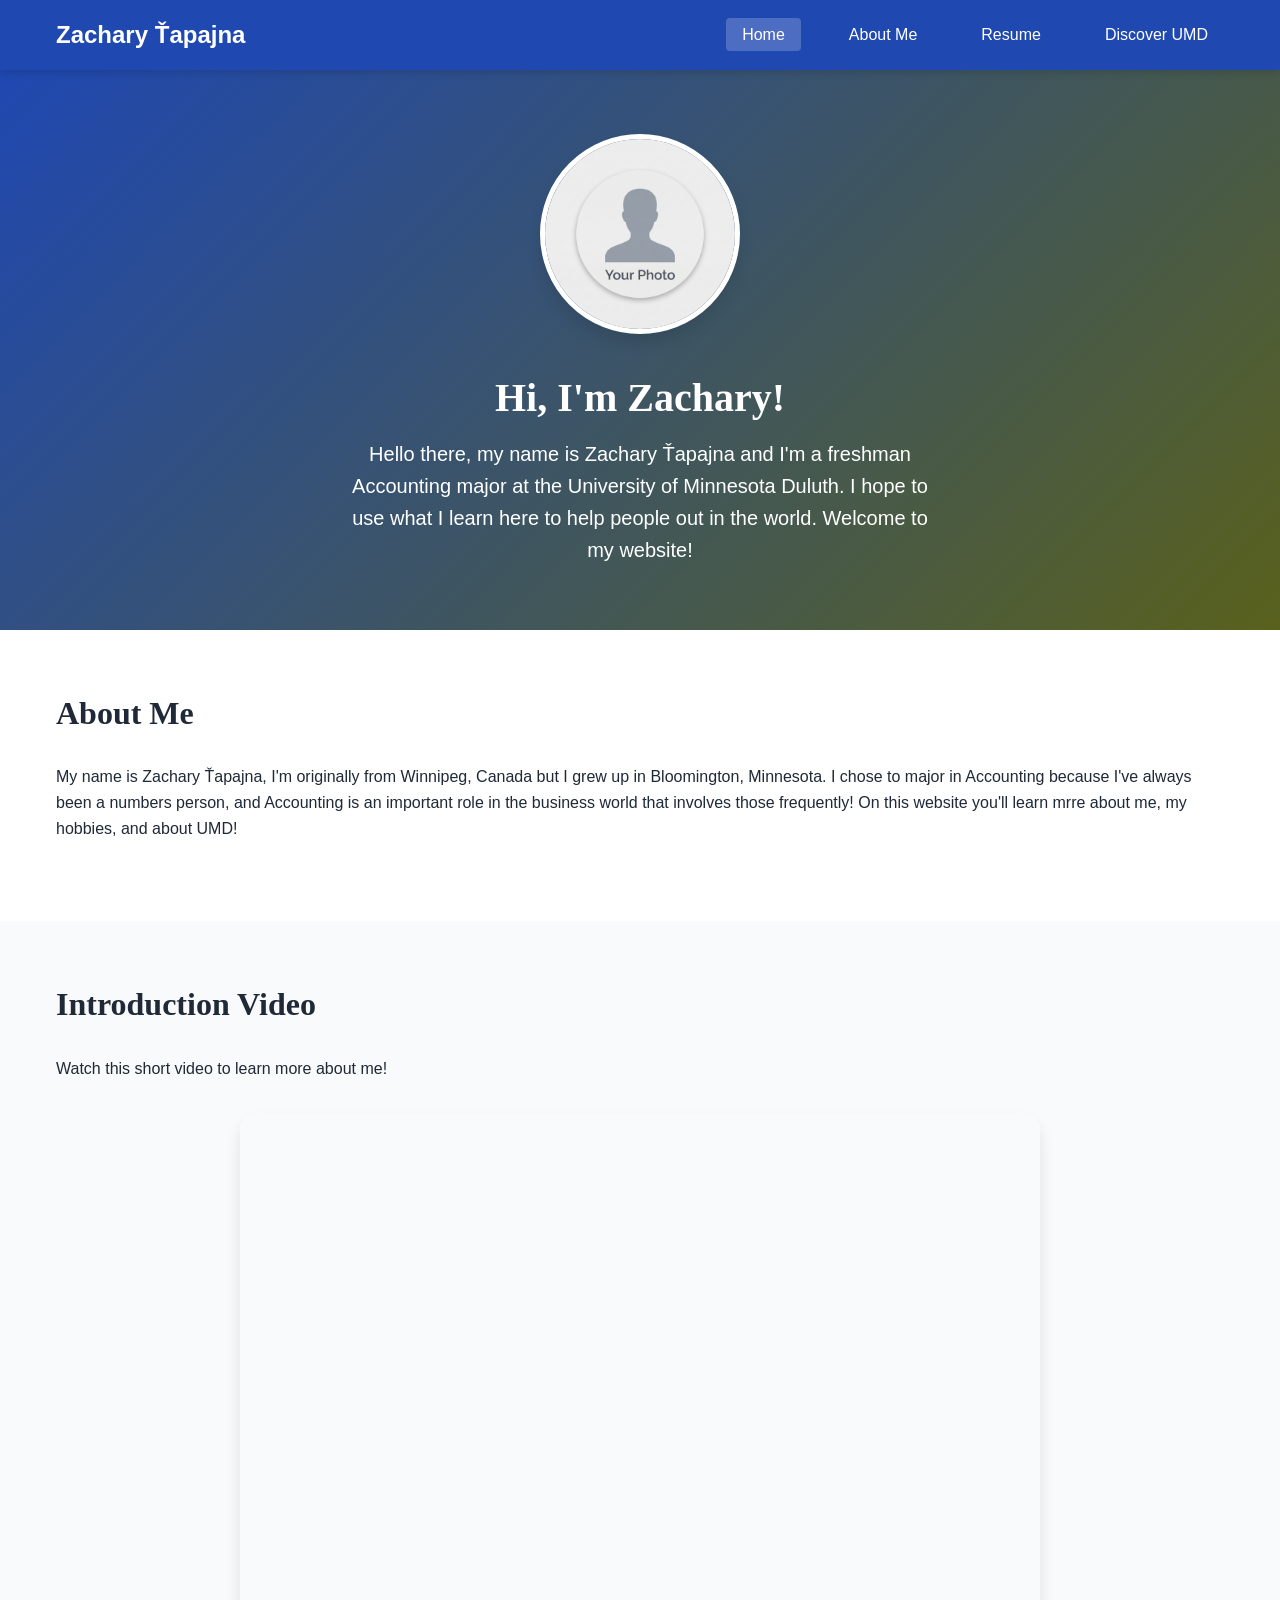
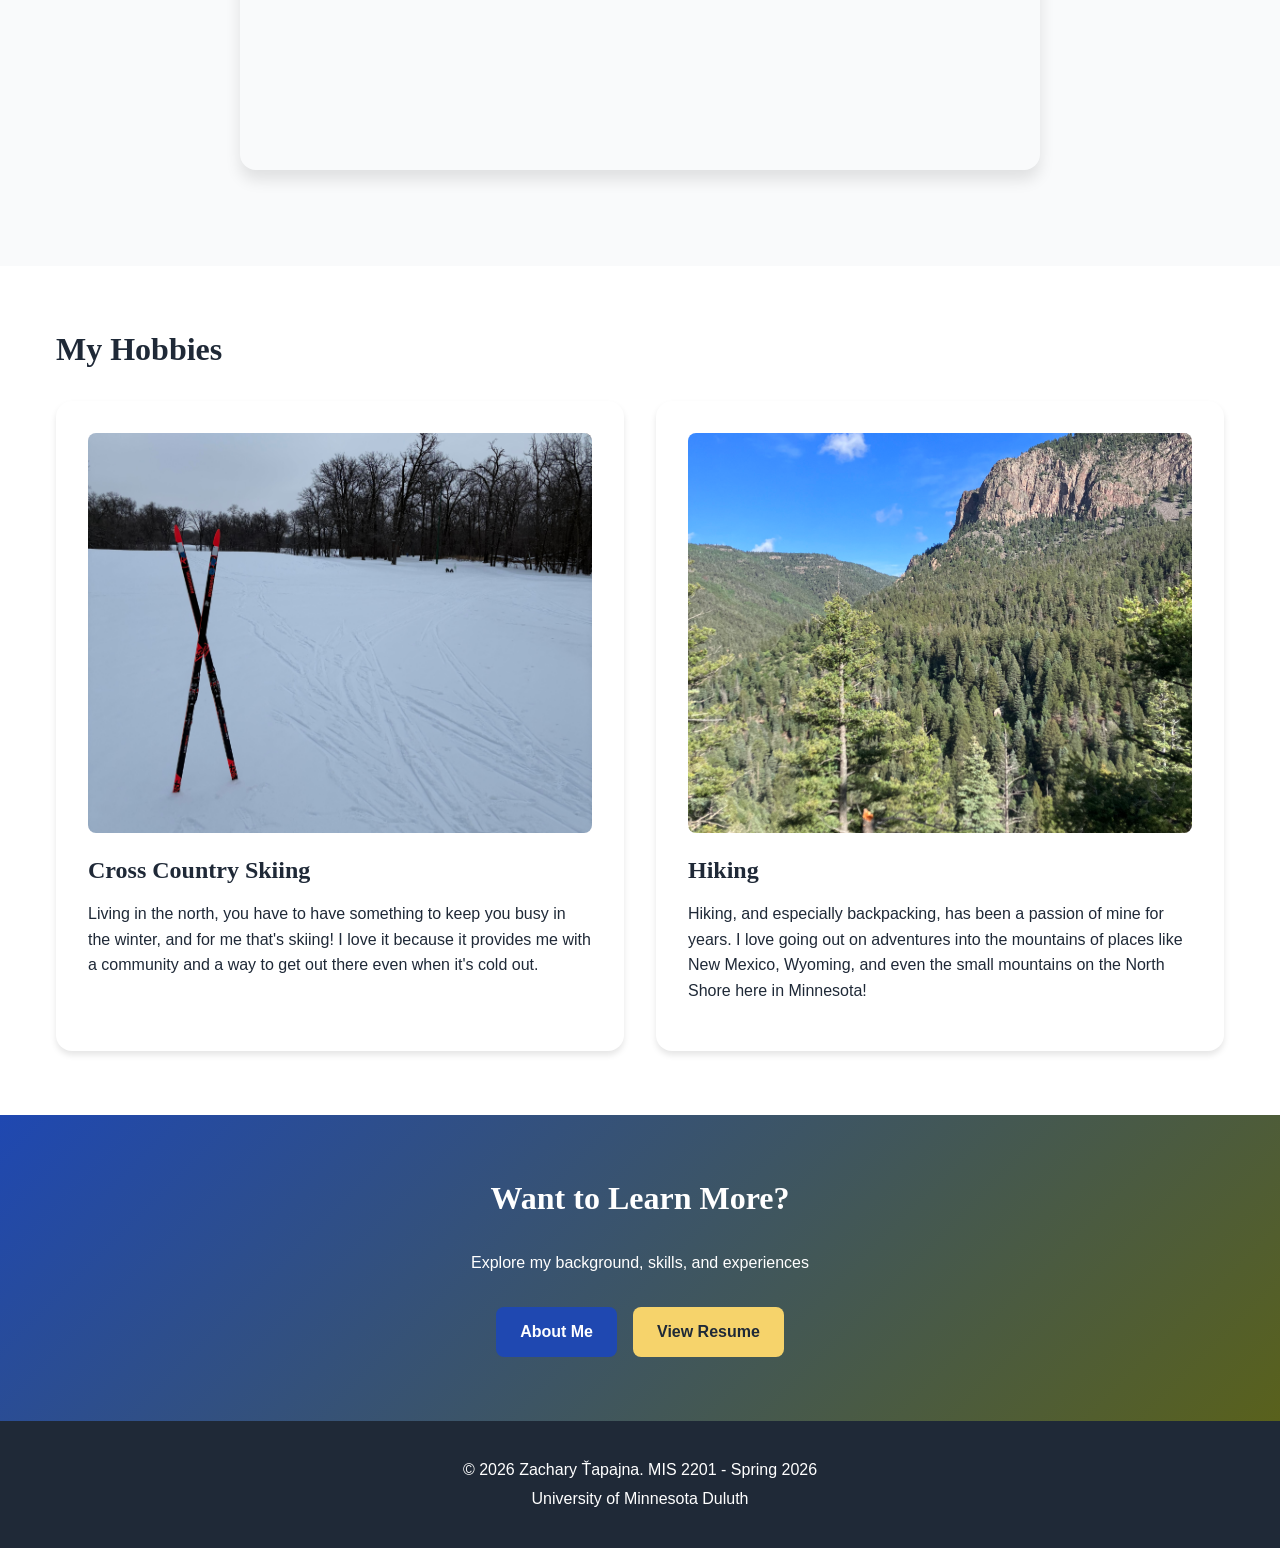
<file: index.html>
<!DOCTYPE html>
<!-- ==================================================================================
     MIS 2201 PHASE 1: PERSONAL WEBSITE - HOME PAGE
     ==================================================================================
     
     FILE: index.html (HOME PAGE)
     DUE: March 20, 2026, 11:00 AM
     POINTS: 6 pts (out of 22 pts for Required Pages Content)
     
     REQUIREMENTS FOR THIS PAGE:
     ✓ Professional headshot/picture of yourself
     ✓ Two hobby summaries with pictures  
     ✓ Short welcome video (introduce yourself)
     ✓ Professional introduction paragraph
     
     INSTRUCTIONS:
     1. Read ALL comments in this file - they explain everything!
     2. Replace ALL placeholder text marked with [BRACKETS]
     3. Replace ALL placeholder images in the images/ folder with YOUR images
     4. Replace placeholder video with YOUR welcome video
     5. Test in browser before submitting
     
     ================================================================================== -->

<html lang="en">
<!-- ==================================================================================
     HEAD SECTION
     ================================================================================== 
     The HEAD contains metadata about your page - info for browsers, not visible to users.
     ================================================================================== -->

<head>
    <!-- =============================================================================
         CHARACTER ENCODING & VIEWPORT
         Required for proper text display and mobile responsiveness
         ============================================================================= -->
    <meta charset="UTF-8">
    <meta name="viewport" content="width=device-width, initial-scale=1.0">

    <!-- =============================================================================
         SEO (Search Engine Optimization) META TAGS
         These help search engines understand your page
         ============================================================================= -->
    <meta name="description" content="Zachary Ťapajna's professional portfolio website - MIS 2201 student at UMD">
    <meta name="keywords" content="portfolio, web development, UMD, Accounting, Cross Country Skiing, Hiking">
    <meta name="author" content="Zachary Ťapajna">

    <!-- =============================================================================
         PAGE TITLE
         This appears in browser tabs and search results
         
         ACTION REQUIRED: Replace [YOUR NAME] with your actual name
         ============================================================================= -->
    <title>Zachary Ťapajna - Home | Personal Portfolio</title>

    <!-- =============================================================================
         LINK TO CSS STYLESHEET
         External CSS keeps styling separate from HTML (best practice)
         ============================================================================= -->
    <link rel="stylesheet" href="css/style.css">
</head>

<!-- ==================================================================================
     BODY SECTION
     ================================================================================== 
     Everything visible on your webpage goes in the BODY
     ================================================================================== -->

<body>

    <!-- =============================================================================
         NAVIGATION BAR (6 pts worth of usability)
         =============================================================================
         The nav appears on EVERY page - must link to all 4 pages:
         - index.html (Home - this page)
         - about.html (About Me)
         - resume.html (Resume)
         - discover-umd.html (Discover UMD)
         
         The navigation has:
         - Desktop view: Horizontal menu
         - Mobile view: Hamburger menu (JavaScript in script.js handles this)
         ============================================================================= -->
    <nav class="navbar">
        <div class="container">
            <!-- Logo/Your Name (links to home) -->
            <div class="logo">
                <a href="index.html">
                    <!-- ACTION REQUIRED: Replace [YOUR NAME] with your actual name -->
                    Zachary Ťapajna
                </a>
            </div>

            <!-- Navigation Links -->
            <ul class="nav-menu">
                <li><a href="index.html" class="active">Home</a></li>
                <li><a href="about.html">About Me</a></li>
                <li><a href="resume.html">Resume</a></li>
                <li><a href="discover-umd.html">Discover UMD</a></li>
                <!-- OPTIONAL: If you do the extra credit game page, add link here -->
                <!-- <li><a href="game.html">Game</a></li> -->
            </ul>

            <!-- Hamburger Menu Icon (for mobile - handled by JavaScript) -->
            <div class="hamburger">
                <span></span>
                <span></span>
                <span></span>
            </div>
        </div>
    </nav>

    <!-- =============================================================================
         HERO SECTION WITH HEADSHOT
         =============================================================================
         REQUIRED (Part of 6 pts for Home Page):
         - Professional headshot/picture of yourself
         - Welcoming headline
         - Brief introduction
         
         FILE FORMAT NOTES:
         - Best formats: .jpg (photos), .png (if you want transparency)
         - Recommended size: 400x400px to 800x800px
         - Keep file size under 1MB (compress if needed)
         - Name your file clearly: "your-name-headshot.jpg"
         
         TO REPLACE THE PLACEHOLDER IMAGE:
         1. Take or select a professional photo of yourself
         2. Save it in the images/ folder  (e.g., "john-smith-headshot.jpg")
         3. Update the src below to match your filename
         4. Update the alt text with your actual name
         ============================================================================= -->
    <header class="hero">
        <div class="container">
            <div class="hero-content">
                <!-- HEADSHOT IMAGE - ACTION REQUIRED -->
                <img src="images/placeholder-headshot.png" alt="Zachary Ťapajna professional photo" class="headshot">
                <!-- 
                    ^^^ REPLACE THIS ^^^
                    1. Change src="images/placeholder-headshot.png" to your image filename
                    2. Change alt="[YOUR NAME]..." to your actual name (important for accessibility)
                 -->

                <!-- WELCOME HEADING - ACTION REQUIRED -->
                <h1>Hi, I'm Zachary!</h1>
                <!-- ^^^ CUSTOMIZE THIS - Make it your own! Examples:
                     "Hi, I'm [Your Name]"
                     "Welcome to [Your Name]'s Portfolio"
                     "Building the Future, One Line of Code at a Time"
                 -->

                <!-- INTRODUCTION PARAGRAPH - ACTION REQUIRED -->
                <p class="intro">
                    Hello there, my name is Zachary Ťapajna and I'm a freshman Accounting major at the University of Minnesota Duluth.  
                    I hope to use what I learn here to help people out in the world.  Welcome to my website!
        

                    <!-- EXAMPLE (DELETE THIS and write your own):
                         Hi, I'm Sarah Johnson, a junior majoring in Management Information Systems at the University 
                         of Minnesota Duluth. I'm passionate about using technology to solve business problems and 
                         create innovative solutions. Welcome to my portfolio!
                     -->
                </p>
            </div>
        </div>
    </header>

    <!-- =============================================================================
         INTRODUCTION SECTION
         =============================================================================
         More detailed introduction - expands on your hero section
         Tell visitors more about yourself, your goals, and what they'll find on your site
         ============================================================================= -->
    <section class="introduction">
        <div class="container">
            <h2>About Me</h2>
            <!-- ACTION REQUIRED: Write 3-5 sentences expanding on your introduction -->
            <p>
                My name is Zachary Ťapajna,  I'm originally from Winnipeg, Canada but I grew up in Bloomington, Minnesota.
                I chose to major in Accounting because I've always been a numbers person, and Accounting is an important
                role in the business world that involves those frequently!  On this website you'll learn mrre about me, my hobbies,
                and about UMD!
            </p>
        </div>
    </section>

    <!-- =============================================================================
         WELCOME VIDEO SECTION
         =============================================================================
         REQUIRED (Part of 6 pts for Home Page):
         - Short welcome video where you introduce yourself
         - Recommended: 30-60 seconds long
         - Show your personality! Smile, be confident
         
         ============================================================================= 
         
         VIDEO EMBEDDING: YOU HAVE 3 OPTIONS
         Choose the option that works best for you:
         
         OPTION 1: YouTube (RECOMMENDED - EASIEST)
         ==========================================
         1. Upload your video to YouTube
         2. Click "Share" → "Embed"
         3. Copy the iframe code
         4. Replace the iframe below
         
         PROS: Easy, reliable, handles all devices automatically, free hosting
         CONS: Requires YouTube account, video is public
         
         FILE FORMATS for upload: YouTube accepts MP4, MOV, AVI, WMV
         
         
         OPTION 2: Vimeo (GREAT ALTERNATIVE)
         ====================================
         1. Upload to Vimeo (vimeo.com)
         2. Get embed code
         3. Replace iframe below
         
         PROS: Professional looking, good for portfolios, no ads
         CONS: Free tier has weekly upload limits
         
         
         OPTION 3: Self-Hosted HTML5 Video (ADVANCED)
         =============================================
         Host the video file yourself (on GitHub Pages, Netlify, etc.)
         
         PROS: Full control, no external platform needed
         CONS: Larger files slow down your site, browser compatibility issues
         
         FILE FORMATS: Use BOTH MP4 and WebM for maximum compatibility
         - MP4: Works in Chrome, Safari, Edge, Firefox
         - WebM: Smaller file size, works in modern browsers
         
         Recommended specs:
         - Resolution: 1920x1080 (1080p) or 1280x720 (720p)
         - Length: 30-60 seconds (keep under 2 minutes)
         - File size: Under 50MB (compress if needed)
         - Codec: H.264 for MP4
         
         COMPRESSION TOOLS:
         - HandBrake (free): handbrake.fr
         - Online: cloudconvert.com, freeconvert.com
         
         ============================================================================= -->
    <section class="welcome-video">
        <div class="container">
            <h2>Introduction Video</h2>
            <p>Watch this short video to learn more about me!</p>

            <div class="video-container">

                <!-- =====================================================================
                     SAMPLE VIDEO (Replace with YOUR video!)
                     =====================================================================
                     A sample video is included so you can see how it looks.
                     You MUST replace this with YOUR OWN welcome video before submitting.
                     
                     You have 3 options for your own video:
                     
                     OPTION 1: YOUTUBE (RECOMMENDED - EASIEST)
                     - Upload your video to YouTube
                     - Click "Share" > "Embed" > Copy the iframe code
                     - Replace the <video> tag below with your YouTube iframe
                     - Example:
                       <iframe width="560" height="315" 
                               src="https://www.youtube.com/embed/YOUR_VIDEO_ID" 
                               title="Welcome Video" frameborder="0"
                               allow="accelerometer; autoplay; clipboard-write; encrypted-media; gyroscope; picture-in-picture"
                               allowfullscreen>
                       </iframe>
                     
                     OPTION 2: VIMEO
                     - Upload to vimeo.com, get embed code
                     - Replace the <video> tag below with Vimeo iframe
                     
                     OPTION 3: SELF-HOSTED (current setup)
                     - Replace videos/sample-welcome.mp4 with YOUR video file
                     - Provide BOTH MP4 and WebM for best browser compatibility
                     ===================================================================== -->
                <iframe width="560" height="315" src="https://www.youtube.com/embed/8R7jl4YRjoE?si=hMZugWIKiZCrICdn" 
                title="YouTube video player" frameborder="0" allow="accelerometer; autoplay; 
                clipboard-write; encrypted-media; gyroscope; picture-in-picture; web-share" 
                referrerpolicy="strict-origin-when-cross-origin" allowfullscreen></iframe>
                <!-- ^^^ REPLACE THIS with YOUR welcome video (YouTube, Vimeo, or your own file) -->
            </div>
        </div>
    </section>

    <!-- =============================================================================
         HOBBIES SECTION
         =============================================================================
         REQUIRED (Part of 6 pts for Home Page):
         - TWO hobby summaries with pictures
         - Each hobby needs: name, image, brief description
         
         Later, on your ABOUT page, you'll expand these with detailed stories
         Here, just give a preview/summary
         
         IMAGE REQUIREMENTS:
         - 2 hobbies = 2 images minimum
         - FILE FORMATS: .jpg (best for photos), .png (if transparency needed)
         - SIZE: Around 800x600px or larger (will be resized by CSS)
         - KEEP FILE SIZE: Under 500KB each (compress if needed)
         
         FILE NAMING: Be descriptive!
         - Good: "sarah-photography-hobby.jpg", "john-hiking-mountains.jpg"
         - Bad: "IMG_1234.jpg", "photo.jpg"
         
         TO REPLACE PLACEHOLDERS:
         1. Choose 2 of YOUR hobbies/interests
         2. Find or take photos representing each hobby
         3. Save them in images/ folder
         4. Update src attributes below
         5. Write YOUR hobby names and descriptions
         ============================================================================= -->
    <section class="hobbies">
        <div class="container">
            <h2>My Hobbies</h2>
            <div class="hobby-grid">

                <!-- =================================================================
                     HOBBY #1 - ACTION REQUIRED: Replace with YOUR first hobby
                     ================================================================= -->
                <div class="hobby-card">
                    <!-- HOBBY IMAGE -->
                    <img src="images/crosscountryskiinghobbyphoto1.jpg"
                        alt="My skis propped up in the snow at Windsor Park in Winnipeg">
                    <!-- ^^^ REPLACE:
                         1. src= with your hobby image filename
                         2. alt= with description of what the image shows
                     -->

                    <!-- HOBBY NAME -->
                    <h3>Cross Country Skiing</h3>
                    <!-- ^^^ REPLACE with your hobby name. Examples:
                         "Photography", "Hiking", "Coding", "Cooking", "Gaming", etc.
                     -->

                    <!-- HOBBY SUMMARY (2-3 sentences) -->
                    <p>
                        Living in the north, you have to have something to keep you busy in the winter, and for
                        me that's skiing!  I love it because it provides me with a community and a way to get out there
                        even when it's cold out.

                        <!-- EXAMPLE (DELETE and write your own):
                             I've been passionate about photography for over 3 years, 
                             specializing in landscape and nature photography. I love 
                             capturing the beauty of Minnesota's wilderness areas.
                         -->
                    </p>
                </div>

                <!-- =================================================================
                     HOBBY #2 - ACTION REQUIRED: Replace with YOUR second hobby
                     ================================================================= -->
                <div class="hobby-card">
                    <img src="images/hikinghobbyphoto1.jpeg" alt="Picture I took while backpacking along Rayado Creek in New Mexico">

                    <h3>Hiking</h3>

                    <p>
                        Hiking, and especially backpacking, has been a passion of mine for years.  I love going out on adventures
                        into the mountains of places like New Mexico, Wyoming, and even the small mountains on the North Shore here in Minnesota!
                    </p>
                </div>

            </div>
        </div>
    </section>

    <!-- =============================================================================
         CALL TO ACTION (CTA) SECTION
         =============================================================================
         Encourage visitors to explore more of your site
         This creates a good user experience and improves navigation
         ============================================================================= -->
    <section class="cta">
        <div class="container">
            <h2>Want to Learn More?</h2>
            <p>Explore my background, skills, and experiences</p>
            <div class="cta-buttons">
                <a href="about.html" class="btn btn-primary">About Me</a>
                <a href="resume.html" class="btn btn-secondary">View Resume</a>
            </div>
            <!-- OPTIONAL: Customize these buttons or add more -->
        </div>
    </section>

    <!-- =============================================================================
         FOOTER
         =============================================================================
         Appears on every page - contains copyright and attribution
         ============================================================================= -->
    <footer>
        <div class="container">
            <!-- ACTION REQUIRED: Replace [YOUR NAME] -->
            <p>&copy; 2026 Zachary Ťapajna. MIS 2201 - Spring 2026</p>
            <p>University of Minnesota Duluth</p>
            <!-- OPTIONAL: Add social media links, contact email, etc. -->
        </div>
    </footer>

    <!-- =============================================================================
         JAVASCRIPT
         =============================================================================
         Links to external JavaScript file for interactivity
         - Handles mobile menu toggle
         - Adds smooth scrolling
         - Creates fade-in animations
         ============================================================================= -->
    <script src="js/script.js"></script>
    <!-- The JavaScript is in an external file (js/script.js) - best practice! -->

</body>

</html>

<!-- ==================================================================================
     SUBMISSION CHECKLIST FOR index.html (Home Page)
     ==================================================================================
     
     Before submitting, verify YOU HAVE:
     ✓ Replaced [YOUR NAME] everywhere it appears
     ✓ Written a professional introduction paragraph
     ✓ Replaced headshot image with YOUR photo
     ✓ Added YOUR welcome video (YouTube, Vimeo, or self-hosted)
     ✓ Described YOUR two hobbies with images
     ✓ Replaced ALL placeholder images with YOUR images
     ✓ Updated all alt text for images
     ✓ Tested page in browser (looks good on desktop AND mobile)
     ✓ All links in navigation work
     ✓ Video plays correctly
     ✓ No "localhost" references (when you deploy)
     
     TESTING:
     1. Open index.html in your browser
     2. Click all navigation links (should work)
     3. Check that all images load
     4. Play the video
     5. Test on your phone (responsive design)
     
     GRADING: This page is worth 6 points out of 22 total for Required Pages
     
     ================================================================================== -->
</file>
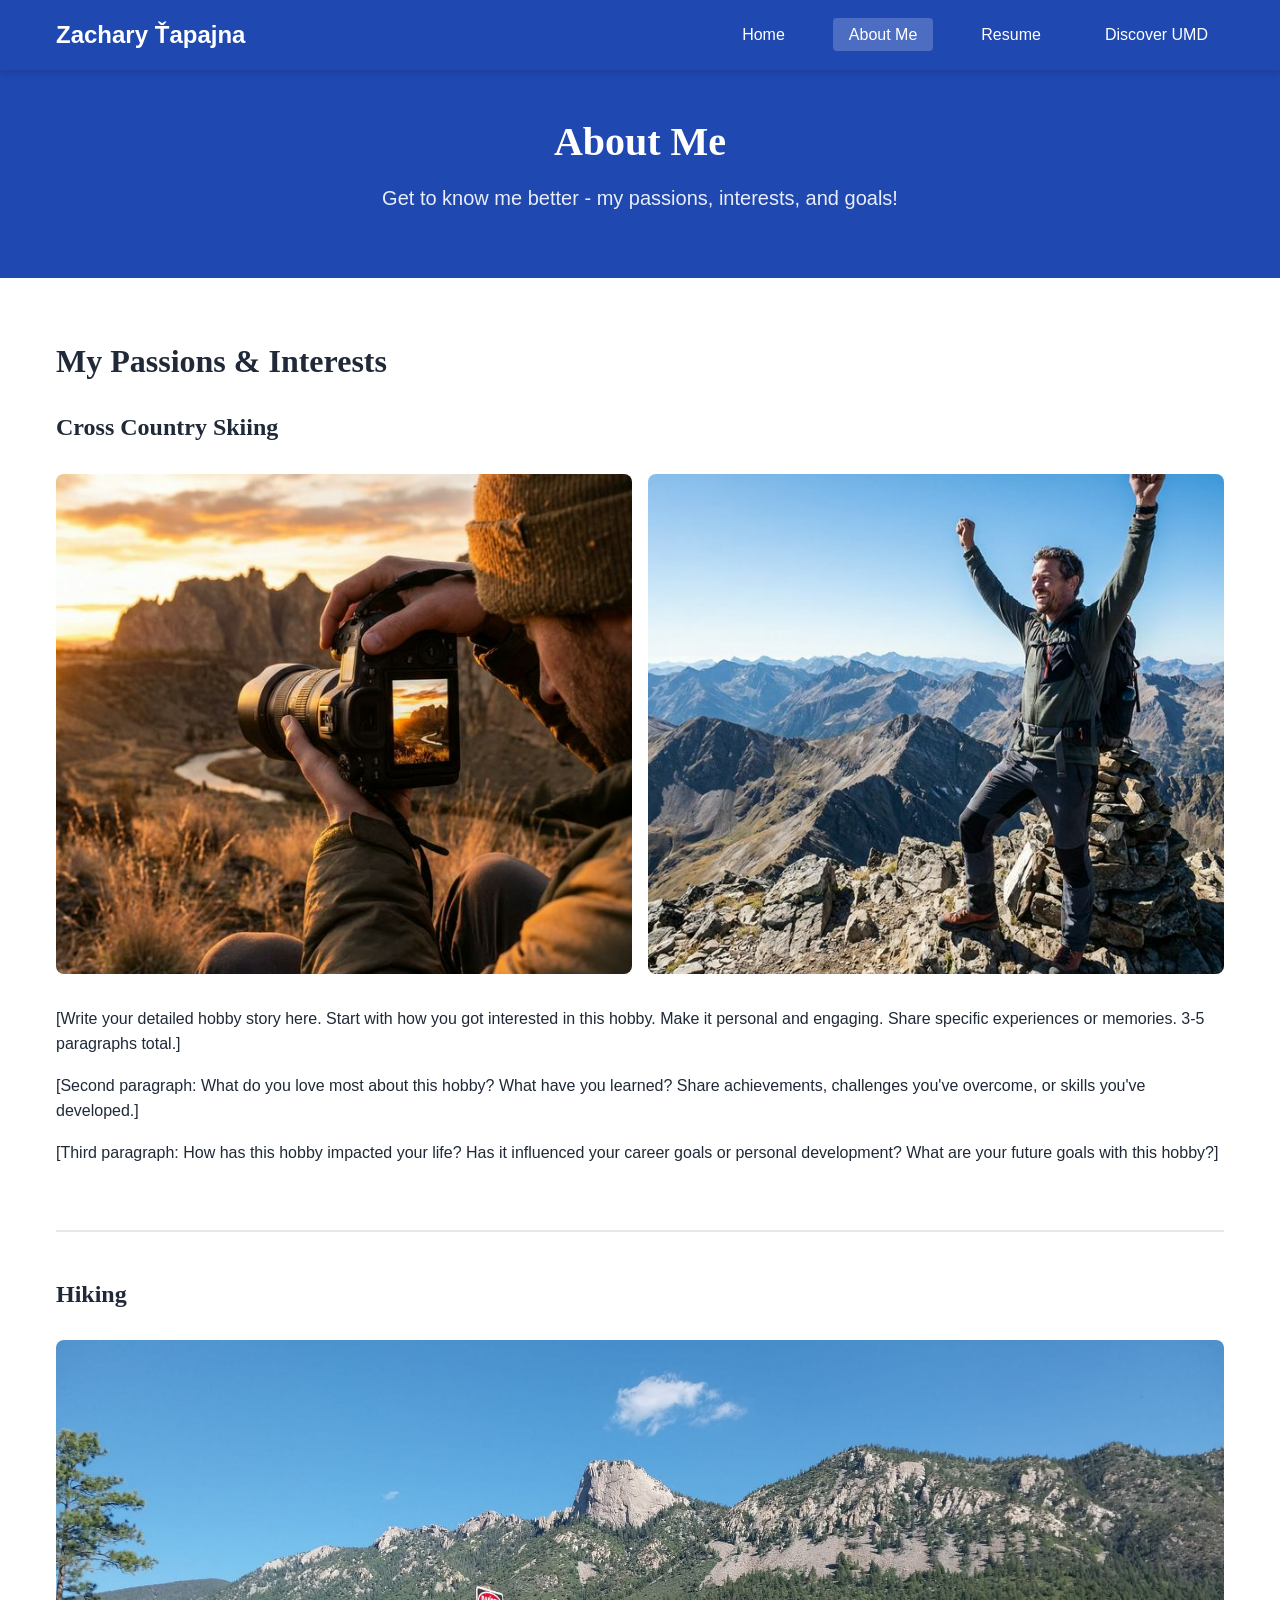
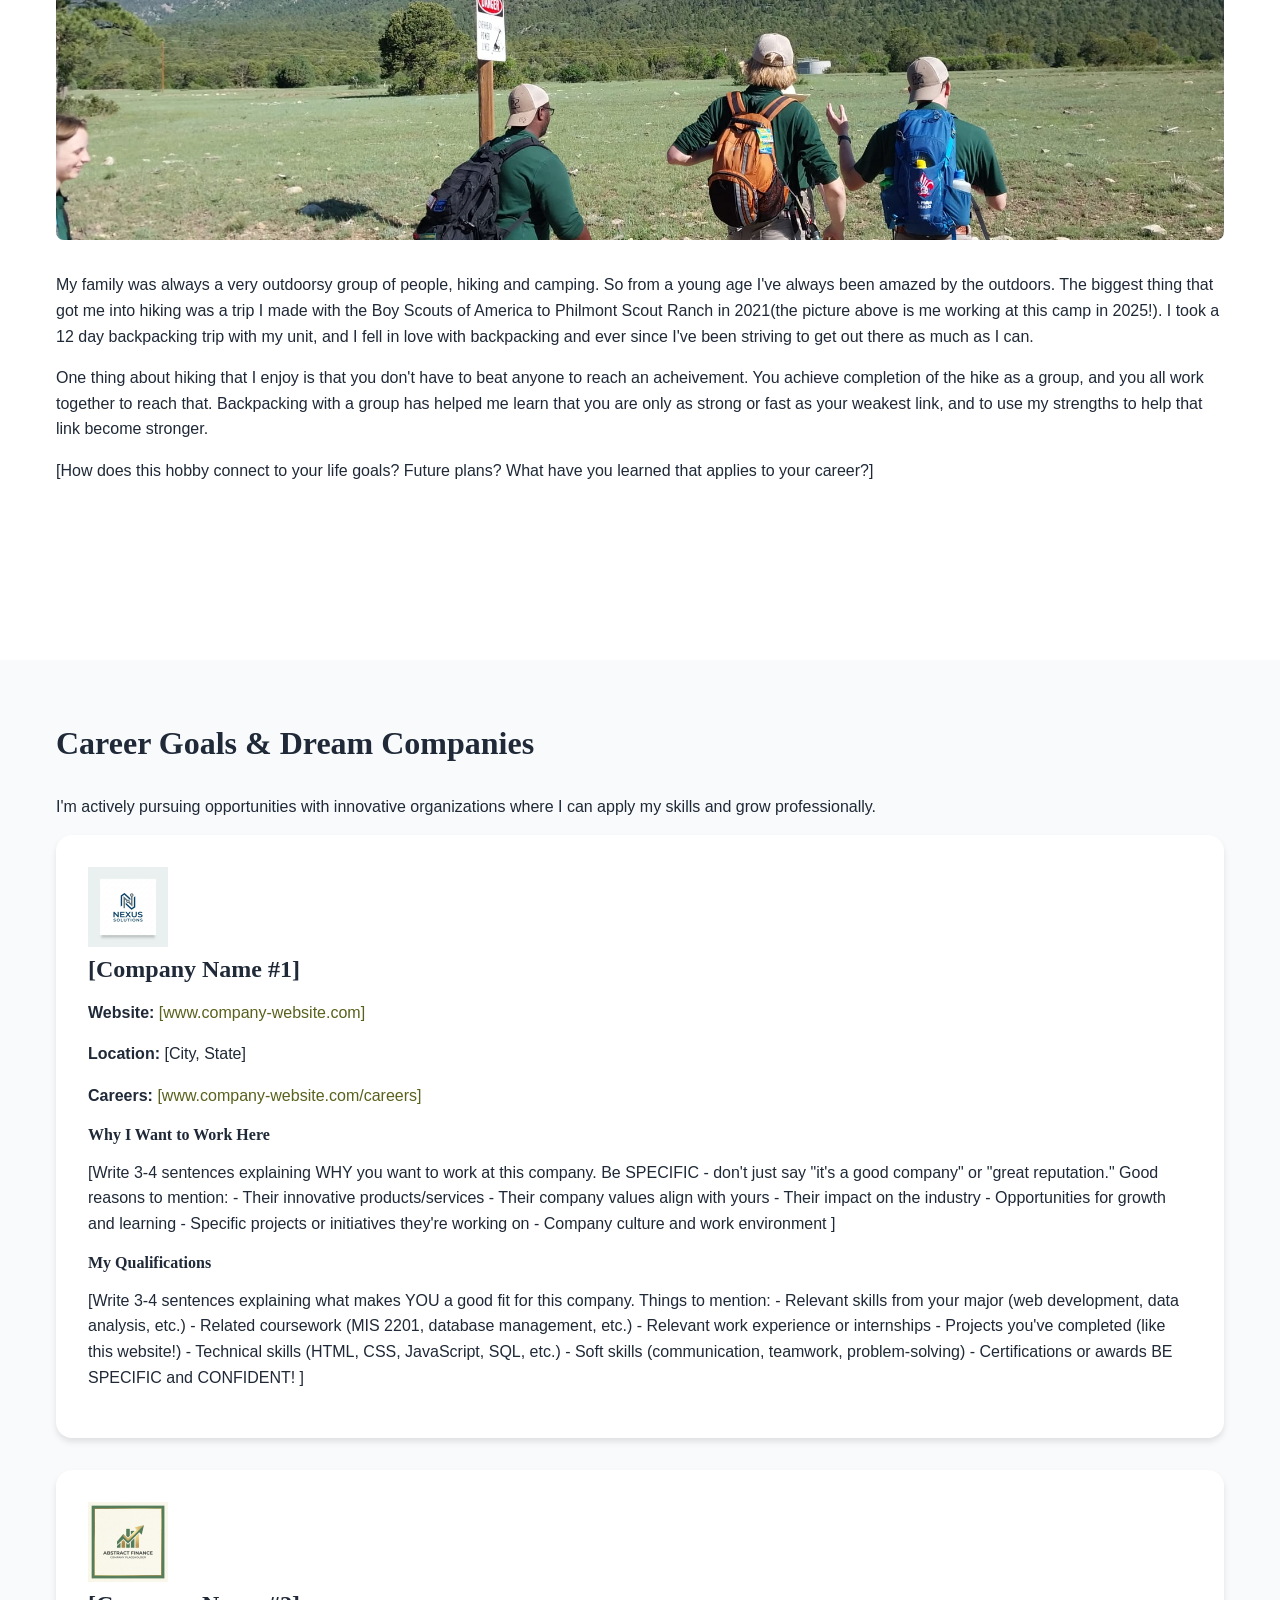
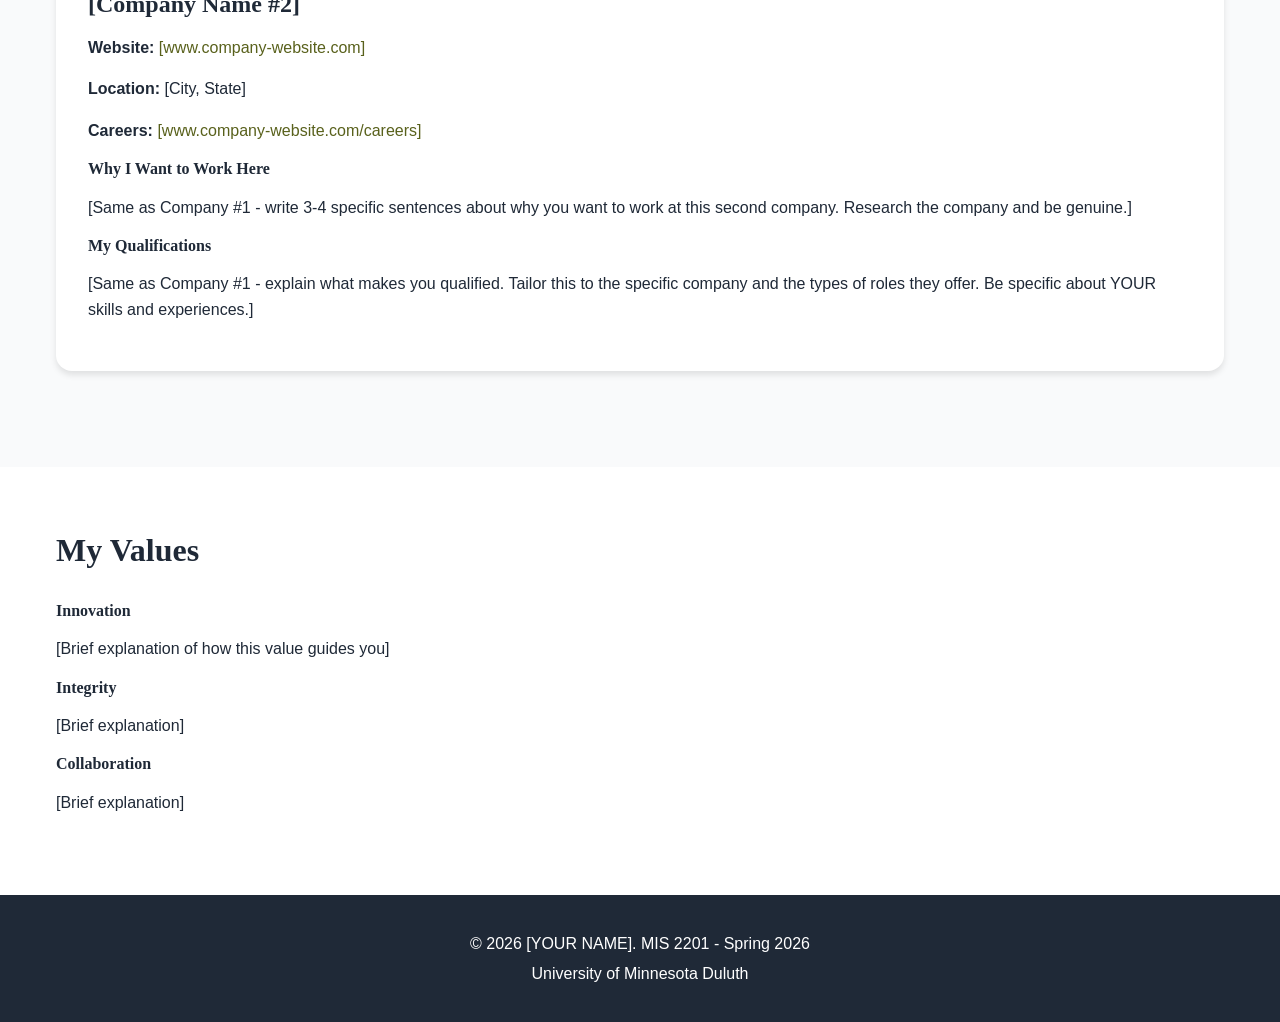
<file: about.html>
<!DOCTYPE html>
<!-- ==================================================================================
     MIS 2201 PHASE 1: PERSONAL WEBSITE - ABOUT ME PAGE
     ==================================================================================
     
     FILE: about.html (ABOUT ME PAGE)
     DUE: March 20, 2026, 11:00 AM
     POINTS: 6 pts (out of 22 pts for Required Pages Content)
     
     REQUIREMENTS FOR THIS PAGE:
     ✓ Detailed descriptions of your hobbies
     ✓ Minimum of 3 pictures of your interests  
     ✓ Personal stories related to your hobbies
     ✓ TWO companies you want to work for with:
       - Company contact information
       - Why you're interested in them
       - Your qualifications for the role
     
     INSTRUCTIONS:
     1. This page expands on the 2 hobbies you summarized on your Home page
     2. Add detailed stories and at least 3 total images
     3. Research 2 real companies you'd like to work for
     4. Explain WHY you want to work there and what makes YOU qualified
     
     ================================================================================== -->

<html lang="en">

<head>
    <meta charset="UTF-8">
    <meta name="viewport" content="width=device-width, initial-scale=1.0">
    <meta name="description" content="[YOUR NAME] - About Me, hobbies, interests, career goals">

    <!-- ACTION REQUIRED: Replace [YOUR NAME] -->
    <title>Zachary Ťapajna - About Me | Personal Portfolio</title>

    <link rel="stylesheet" href="css/style.css">
</head>

<body>

    <!-- =============================================================================
         NAVIGATION - SAME ON ALL PAGES
         ============================================================================= -->
    <nav class="navbar">
        <div class="container">
            <div class="logo">
                <a href="index.html">Zachary Ťapajna</a>
            </div>
            <ul class="nav-menu">
                <li><a href="index.html">Home</a></li>
                <li><a href="about.html" class="active">About Me</a></li>
                <li><a href="resume.html">Resume</a></li>
                <li><a href="discover-umd.html">Discover UMD</a></li>
            </ul>
            <div class="hamburger">
                <span></span>
                <span></span>
                <span></span>
            </div>
        </div>
    </nav>

    <!-- =============================================================================
         PAGE HEADER
         ============================================================================= -->
    <header class="page-header">
        <div class="container">
            <h1>About Me</h1>
            <p>Get to know me better - my passions, interests, and goals!</p>
        </div>
    </header>

    <!-- =============================================================================
         DETAILED HOBBIES SECTION
         =============================================================================
         REQUIRED (Part of 6 pts for About Me Page):
         - Detailed descriptions of your hobbies (expand from Home page)
         - Minimum of 3 pictures of your interests
         - Personal stories related to your hobbies
         
         INSTRUCTIONS:
         - Take the 2 hobbies you mentioned on your Home page
         - Write detailed stories about each (3-5 paragraphs each)
         - Include at least 3 total images (can be 2 for one hobby, 1 for another, etc.)
         - Share personal experiences, what you've learned, future goals
         
         IMAGE REQUIREMENTS:
         - Total: Minimum 3 images across both hobbies
         - File formats: .jpg (photos), .png (transparency if needed)
         - Size: Around 800x600px or larger
         - File size: Under 500KB each
         
         STORY TIPS:
         - How did you get started with this hobby?
         - What do you love most about it?
         - Any achievements or memorable moments?
         - How has it shaped who you are?
         - Future goals related to this hobby?
         ============================================================================= -->
    <section class="hobbies-detailed">
        <div class="container">
            <h2>My Passions & Interests</h2>

            <!-- =================================================================
                 HOBBY #1 DETAILED - ACTION REQUIRED
                 ================================================================= -->
            <div class="hobby-detail">
                <!-- HOBBY NAME -->
                <h3>Cross Country Skiing</h3>

                <!-- HOBBY IMAGES (Multiple images for one hobby is great!) -->
                <div class="hobby-images">
                    <!-- Image 1 for Hobby #1 -->
                    <img src="images/placeholder-hobby2-a.jpg" alt="[Describe what this image shows]">
                    <!-- ^^^ REPLACE:
                         - src= with YOUR hobby image filename
                         - alt= with accurate description
                     -->

                    <!-- Image 2 for Hobby #1 (Optional but recommended) -->
                    <img src="images/placeholder-hobby2-b.jpg" alt="[Describe what this image shows]">
                    <!-- ^^^ OPTIONAL: Delete this if you only have 1 image for this hobby
                         But remember: you need 3 total images across BOTH hobbies
                     -->
                </div>

                <!-- DETAILED STORY - ACTION REQUIRED -->
                <div class="hobby-story">
                    <p>
                        [Write your detailed hobby story here. Start with how you got interested in this hobby.
                        Make it personal and engaging. Share specific experiences or memories. 3-5 paragraphs total.]
                    </p>

                    <p>
                        [Second paragraph: What do you love most about this hobby? What have you learned?
                        Share achievements, challenges you've overcome, or skills you've developed.]
                    </p>

                    <p>
                        [Third paragraph: How has this hobby impacted your life? Has it influenced your
                        career goals or personal development? What are your future goals with this hobby?]
                    </p>

                    <!-- EXAMPLE (DELETE and write your own):
                         I discovered photography during a family trip to Glacier National Park when I was 
                         15 years old. My dad handed me his camera to capture a sunset, and I was instantly 
                         hooked. That single moment sparked a passion that has grown into a serious hobby.
                         
                         Over the past four years, I've explored various photography styles, from landscapes 
                         to portraits. I particularly love golden hour photography and have won two local 
                         photography contests. My favorite subjects are Minnesota's lakes and forests during 
                         autumn. I've taught myself advanced techniques using online tutorials and practice.
                         
                         Photography has taught me patience, attention to detail, and creative problem-solving - 
                         skills that translate well into my MIS studies. In the future, I hope to combine my 
                         tech skills with photography by developing apps for photographers or starting a 
                         photography business specializing in corporate headshots.
                     -->
                </div>
            </div>

            <!-- =================================================================
                 HOBBY #2 DETAILED - ACTION REQUIRED
                 ================================================================= -->
            <div class="hobby-detail">
                <h3>Hiking</h3>

                <div class="hobby-images">
                    <!-- At minimum, you need 1 more image here to meet the "3 images total" requirement -->
                    <img src="images/hikinghobbyphoto2.JPEG" alt="Me and two of my coworkers at summer camp out on a hike.">
                    <!-- ^^^ REPLACE with YOUR hobby image -->

                    <!-- Optional: More images for this hobby -->
                    <!-- <img src="images/your-hobby2-image2.jpg" alt="Description"> -->
                </div>

                <div class="hobby-story">
                    <p>
                        My family was always a very outdoorsy group of people, hiking and camping.  So from a young age
                        I've always been amazed by the outdoors.  The biggest thing that got me into hiking was a trip 
                        I made with the Boy Scouts of America to Philmont Scout Ranch in 2021(the picture above is me working at this camp in 2025!).  I took a 12 day backpacking
                        trip with my unit, and I fell in love with backpacking and ever since I've been striving to get out there as much as I can.
                    </p>

                    <p>
                        One thing about hiking that I enjoy is that you don't have to beat anyone to reach an acheivement.  You achieve completion of 
                        the hike as a group, and you all work together to reach that.  Backpacking with a group has helped me learn that you are only
                        as strong or fast as your weakest link, and to use my strengths to help that link become stronger. 
                    </p>

                    <p>
                        [How does this hobby connect to your life goals? Future plans?
                        What have you learned that applies to your career?]
                    </p>
                </div>
            </div>

        </div>
    </section>

    <!-- =============================================================================
         CAREER GOALS & TARGET COMPANIES
         =============================================================================
         REQUIRED (Part of 6 pts for About Me Page):
         - TWO companies you want to work for
         - For EACH company, include:
           ✓ Company name and logo
           ✓ Company contact information (website, location, email)
           ✓ Why you're interested in working there
           ✓ Your qualifications for a role at that company
         
         INSTRUCTIONS FOR COMPANY RESEARCH:
         1. Choose 2 REAL companies you'd genuinely like to work for
         2. Research each company thoroughly:
            - Visit their website, careers page
            - Understand their products/services
            - Read their mission statement and values
            - Look up recent news about the company
         3. Be specific about WHY you want to work there (not just "good company")
         4. Identify YOUR specific qualifications (skills, experience, education)
         
         COMPANY LOGO:
         - Download company logo from their website (usually in "Press" or "About" section)
         - File format: .png (usually has transparency) or .jpg
         - Save in images/ folder
         - Name clearly: "company-name-logo.png"
         
         CONTACT INFORMATION TO INCLUDE:
         - Company website URL
         - Headquarters location (city, state)
         - Careers page URL
         - LinkedIn page (optional but professional)
         ============================================================================= -->
    <section class="career-goals">
        <div class="container">
            <h2>Career Goals & Dream Companies</h2>
            <p>I'm actively pursuing opportunities with innovative organizations where I can apply my skills and grow
                professionally.</p>

            <div class="companies-grid">

                <!-- =================================================================
                     COMPANY #1 - ACTION REQUIRED
                     ================================================================= -->
                <div class="company-card">
                    <!-- COMPANY LOGO -->
                    <img src="images/placeholder-company1-logo.png" alt="[Company Name] logo" class="company-logo">
                    <!-- ^^^ REPLACE:
                         1. Download company's actual logo
                         2. Save in images/ folder
                         3. Update src= and alt= above
                     -->

                    <!-- COMPANY NAME -->
                    <h3>[Company Name #1]</h3>
                    <!-- ^^^ REPLACE with actual company name
                         Examples: "Target Corporation", "Google", "3M", "Mayo Clinic", etc.
                     -->

                    <!-- COMPANY CONTACT INFORMATION -->
                    <div class="company-info">
                        <p><strong>Website:</strong> <a href="https://www.company-website.com"
                                target="_blank">[www.company-website.com]</a></p>
                        <!-- ^^^ REPLACE with actual website URL -->

                        <p><strong>Location:</strong> [City, State]</p>
                        <!-- ^^^ REPLACE with company headquarters location -->

                        <p><strong>Careers:</strong> <a href="https://www.company-website.com/careers"
                                target="_blank">[www.company-website.com/careers]</a></p>
                        <!-- ^^^ REPLACE with actual careers page URL -->
                    </div>

                    <!-- WHY YOU'RE INTERESTED - ACTION REQUIRED -->
                    <div class="why-interested">
                        <h4>Why I Want to Work Here</h4>
                        <p>
                            [Write 3-4 sentences explaining WHY you want to work at this company.
                            Be SPECIFIC - don't just say "it's a good company" or "great reputation."

                            Good reasons to mention:
                            - Their innovative products/services
                            - Their company values align with yours
                            - Their impact on the industry
                            - Opportunities for growth and learning
                            - Specific projects or initiatives they're working on
                            - Company culture and work environment
                            ]

                            <!-- EXAMPLE (DELETE and write your own):
                                 I'm drawn to Target's commitment to digital innovation and customer 
                                 experience. Their recent investments in AI-powered supply chain 
                                 management and mobile app development align perfectly with my interest 
                                 in using technology to solve business problems. I also appreciate their 
                                 strong Minneapolis roots and commitment to community development.
                             -->
                        </p>
                    </div>

                    <!-- YOUR QUALIFICATIONS - ACTION REQUIRED -->
                    <div class="qualifications">
                        <h4>My Qualifications</h4>
                        <p>
                            [Write 3-4 sentences explaining what makes YOU a good fit for this company.

                            Things to mention:
                            - Relevant skills from your major (web development, data analysis, etc.)
                            - Related coursework (MIS 2201, database management, etc.)
                            - Relevant work experience or internships
                            - Projects you've completed (like this website!)
                            - Technical skills (HTML, CSS, JavaScript, SQL, etc.)
                            - Soft skills (communication, teamwork, problem-solving)
                            - Certifications or awards

                            BE SPECIFIC and CONFIDENT!
                            ]

                            <!-- EXAMPLE (DELETE and write your own):
                                 As an MIS major, I'm developing strong skills in web development, 
                                 data analytics, and business process optimization. This website 
                                 showcases my front-end development abilities with HTML, CSS, and 
                                 JavaScript. I've also completed coursework in database management 
                                 and project management, which would be valuable in Target's IT 
                                 department. My previous retail experience has given me insight into 
                                 customer needs and operational challenges from a ground-level perspective.
                             -->
                        </p>
                    </div>
                </div>

                <!-- =================================================================
                     COMPANY #2 - ACTION REQUIRED
                     ================================================================= -->
                <div class="company-card">
                    <img src="images/placeholder-company2-logo.png" alt="[Company Name] logo" class="company-logo">

                    <h3>[Company Name #2]</h3>

                    <div class="company-info">
                        <p><strong>Website:</strong> <a href="https://www.company-website.com"
                                target="_blank">[www.company-website.com]</a></p>
                        <p><strong>Location:</strong> [City, State]</p>
                        <p><strong>Careers:</strong> <a href="https://www.company-website.com/careers"
                                target="_blank">[www.company-website.com/careers]</a></p>
                    </div>

                    <div class="why-interested">
                        <h4>Why I Want to Work Here</h4>
                        <p>
                            [Same as Company #1 - write 3-4 specific sentences about why you want to
                            work at this second company. Research the company and be genuine.]
                        </p>
                    </div>

                    <div class="qualifications">
                        <h4>My Qualifications</h4>
                        <p>
                            [Same as Company #1 - explain what makes you qualified. Tailor this to
                            the specific company and the types of roles they offer. Be specific about
                            YOUR skills and experiences.]
                        </p>
                    </div>
                </div>

            </div>
        </div>
    </section>

    <!-- =============================================================================
         PERSONAL VALUES (OPTIONAL - but adds depth to your page)
         =============================================================================
         This is OPTIONAL but recommended - it shows thoughtfulness and self-awareness
         ============================================================================= -->
    <section class="values">
        <div class="container">
            <h2>My Values</h2>
            <div class="values-grid">
                <div class="value-item">
                    <h4>Innovation</h4>
                    <p>[Brief explanation of how this value guides you]</p>
                </div>
                <div class="value-item">
                    <h4>Integrity</h4>
                    <p>[Brief explanation]</p>
                </div>
                <div class="value-item">
                    <h4>Collaboration</h4>
                    <p>[Brief explanation]</p>
                </div>
                <!-- Feel free to delete this section or modify the values -->
            </div>
        </div>
    </section>

    <!-- =============================================================================
         FOOTER - SAME ON ALL PAGES
         ============================================================================= -->
    <footer>
        <div class="container">
            <p>&copy; 2026 [YOUR NAME]. MIS 2201 - Spring 2026</p>
            <p>University of Minnesota Duluth</p>
        </div>
    </footer>

    <script src="js/script.js"></script>

</body>

</html>

<!-- ==================================================================================
     SUBMISSION CHECKLIST FOR about.html (About Me Page)
     ==================================================================================
     
     Before submitting, verify YOU HAVE:
     ✓ Written detailed stories about your 2 hobbies (3-5 paragraphs each)
     ✓ Included minimum 3 total images of your interests
     ✓ Researched 2 REAL companies you want to work for
     ✓ Included company logos for both companies
     ✓ Provided contact information for both companies (website, location, careers page)
     ✓ Written specific reasons WHY you want to work at each company
     ✓ Explained YOUR qualifications for each company
     ✓ Replaced ALL placeholder text with your content
     ✓ Replaced ALL placeholder images with your images
     ✓ Tested page in browser (looks good on desktop AND mobile)
     ✓ All navigation links work
     
     GRADING: This page is worth 6 points out of 22 total for Required Pages
     
     COMMON MISTAKES TO AVOID:
     ✗ Generic "I want to work here because it's a great company"
     ✗ No company logos
     ✗ Missing contact information
     ✗ Less than 3 images total
     ✗ Short, surface-level hobby descriptions
     ✗ Not explaining YOUR specific qualifications
     
     ================================================================================== -->
</file>
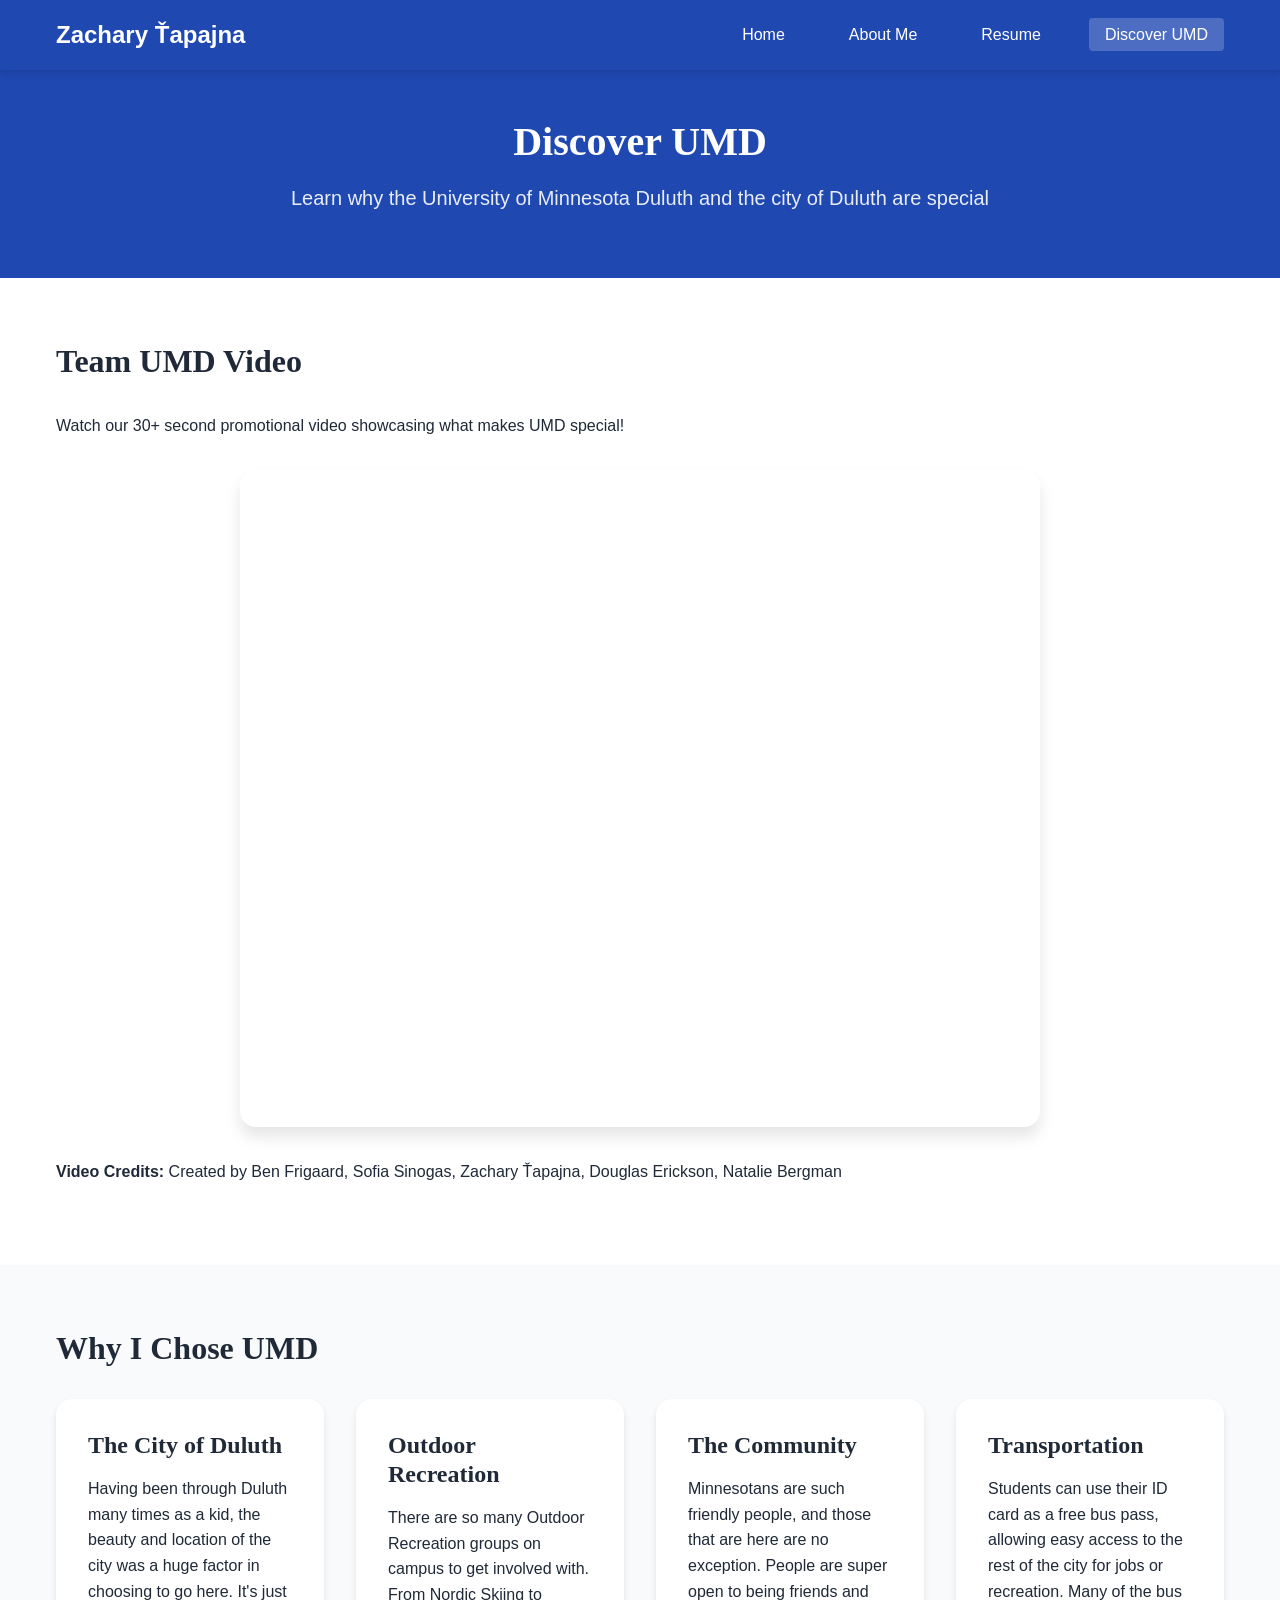
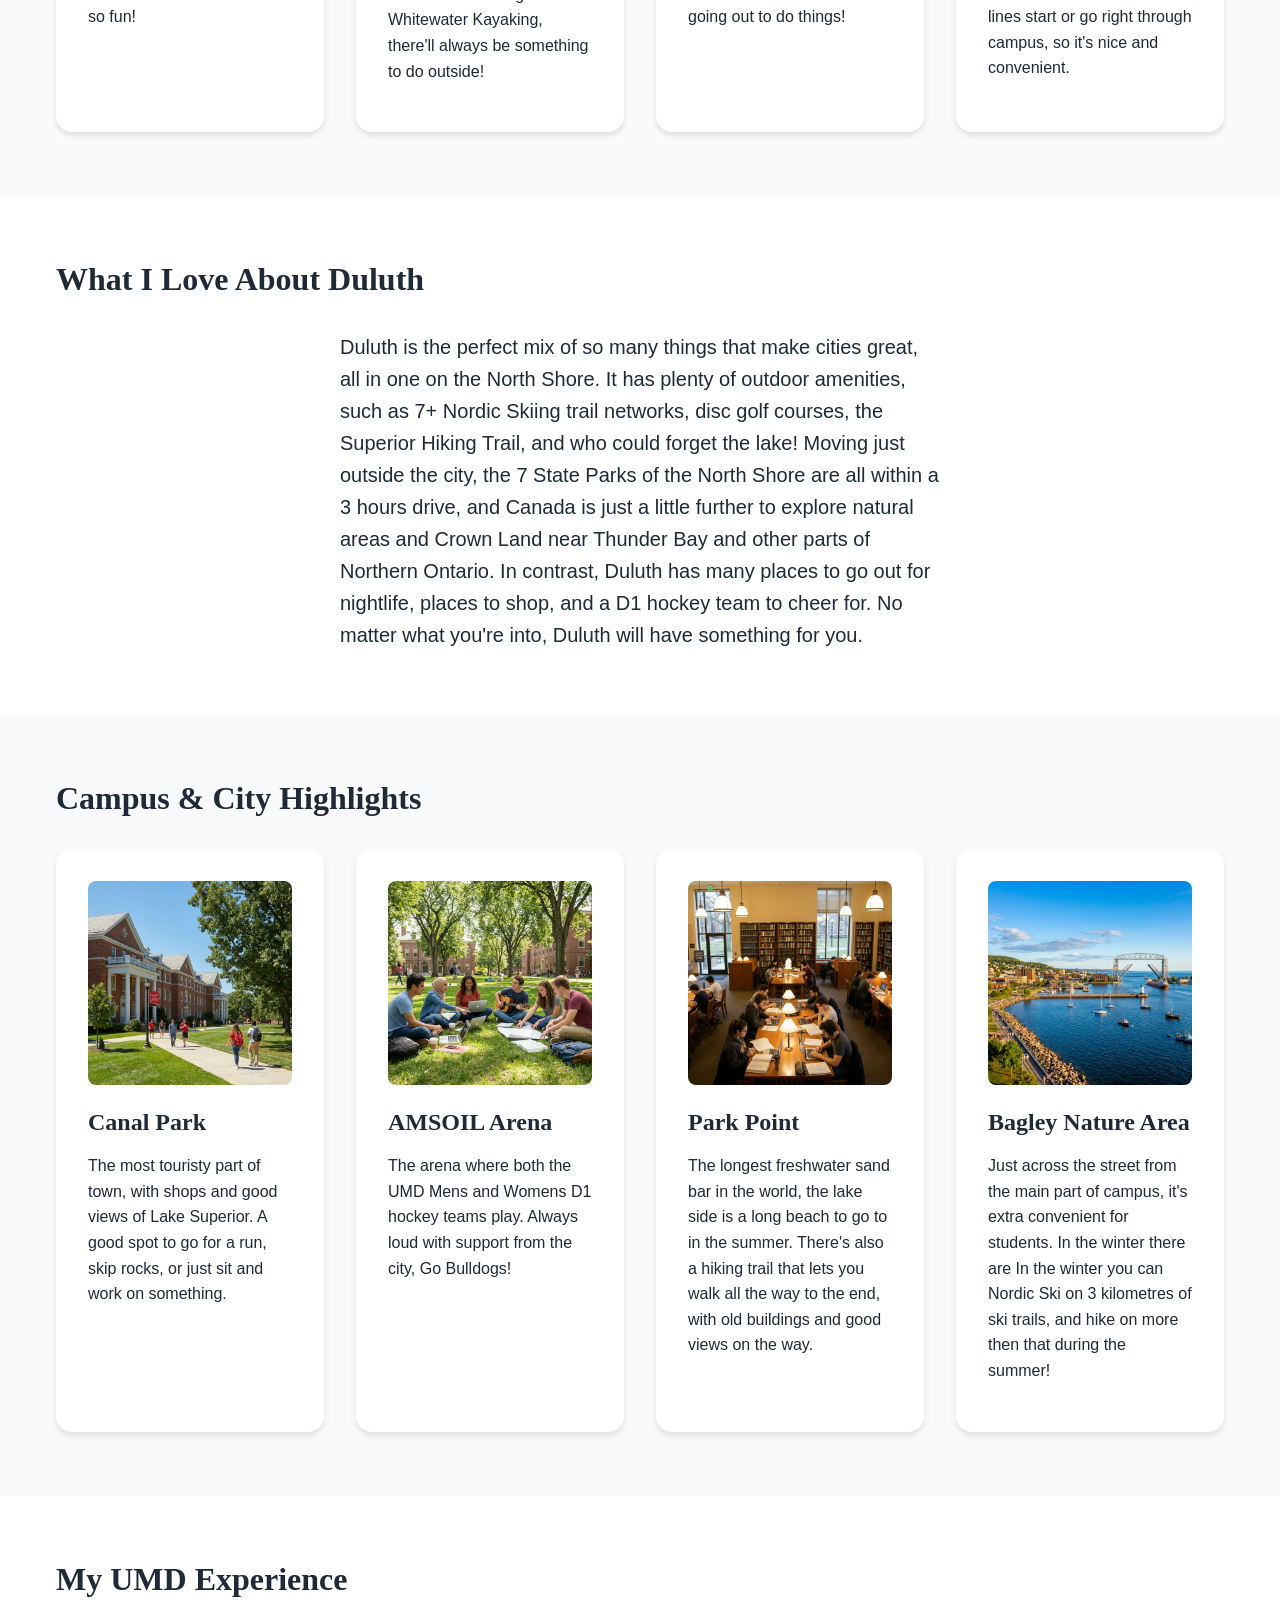
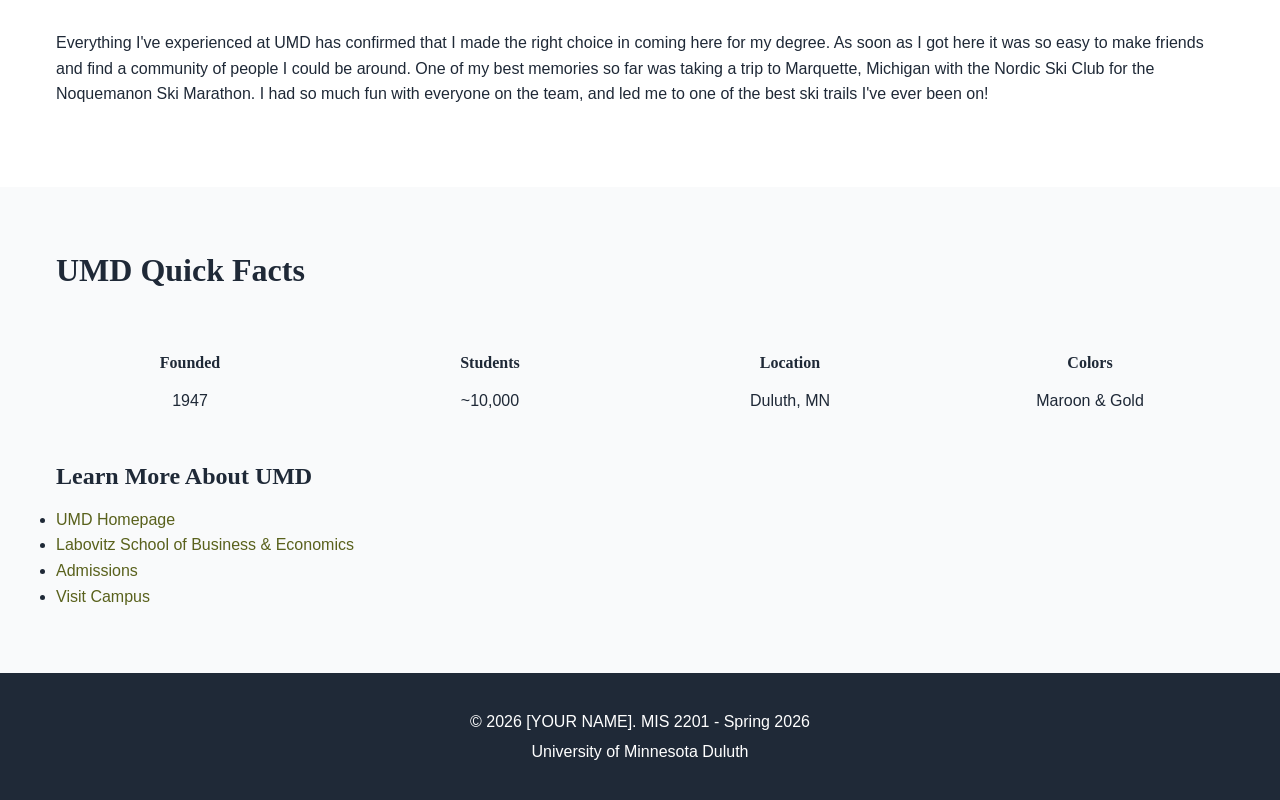
<file: discover-umd.html>
<!DOCTYPE html>
<!-- ==================================================================================
     MIS 2201 PHASE 1: PERSONAL WEBSITE - DISCOVER UMD PAGE
     ==================================================================================
     
     FILE: discover-umd.html (DISCOVER UMD PAGE)
     DUE: March 20, 2026, 11:00 AM
     POINTS: 5 pts (out of 22 pts for Required Pages Content) + 8 pts for Team Video
     TOTAL IMPACT: 13 pts (5 for page content + 8 for team video!)
     
     REQUIREMENTS FOR THIS PAGE:
     ✓ Why you chose UMD
     ✓ What you like about Duluth
     ✓ Campus highlights and experiences
     ✓ Pictures of campus/Duluth area  
     * EMBEDDED TEAM UMD VIDEO (30+ seconds) -- CRITICAL! Worth 8 pts!
    
     IMPORTANT: TEAM VIDEO
     This page includes your TEAM's 30+ second UMD marketing video.
     - Worth 8 points (largest single component!)
     - Created by your 5-person team
     - ALL team members use the SAME video
     - Must be embedded on this page
     
     ================================================================================== -->

<html lang="en">

<head>
    <meta charset="UTF-8">
    <meta name="viewport" content="width=device-width, initial-scale=1.0">
    <meta name="description" content="Discover UMD - [YOUR NAME]'s experience at University of Minnesota Duluth">

    <title>Zachary Ťapajna - Discover UMD | Personal Portfolio</title>

    <link rel="stylesheet" href="css/style.css">
</head>

<body>

    <!-- NAVIGATION - SAME ON ALL PAGES -->
    <nav class="navbar">
        <div class="container">
            <div class="logo">
                <a href="index.html">Zachary Ťapajna</a>
            </div>
            <ul class="nav-menu">
                <li><a href="index.html">Home</a></li>
                <li><a href="about.html">About Me</a></li>
                <li><a href="resume.html">Resume</a></li>
                <li><a href="discover-umd.html" class="active">Discover UMD</a></li>
            </ul>
            <div class="hamburger">
                <span></span>
                <span></span>
                <span></span>
            </div>
        </div>
    </nav>

    <!-- PAGE HEADER -->
    <header class="page-header">
        <div class="container">
            <h1>Discover UMD</h1>
            <p>Learn why the University of Minnesota Duluth and the city of Duluth are special</p>
        </div>
    </header>

    <!-- =============================================================================
         TEAM UMD MARKETING VIDEO
         =============================================================================
         CRITICAL REQUIREMENT - Worth 8 POINTS! (Largest single component)
         
         TEAM VIDEO REQUIREMENTS:
         ✓ At least 30 seconds in length
         ✓ Created by your 5-person TEAM (same team as Phase 2)
         ✓ Promoted UMD - highlights campus life, academics, student activities, or Duluth
         ✓ ALL team members embed the SAME video on their individual websites
         ✓ Must be embedded on this page (not just linked)
         
         VIDEO CONTENT IDEAS:
         - Campus tour showing iconic buildings and locations
         - Student testimonials about why they love UMD
         - Duluth attractions and scenery
         - Academic programs and opportunities
         - Student life and activities
         - Mix of the above!
         
         PRODUCTION TIPS:
         - Use smartphone camera (quality is fine!)
         - Good lighting (daytime outdoor shots work best)
         - Stable footage (use tripod or steady hands)
         - Clear audio (limit background noise)
         - Simple editing (free tools: iMovie, Windows Video Editor, CapCut)
         - Keep it positive and energetic!
         
         ============================================================================= 
         
         VIDEO EMBEDDING: YOU HAVE 3 OPTIONS
         Choose what works best for your team:
         
         ═══════════════════════════════════════════════════════════════════════════
         OPTION 1: YOUTUBE (MOST RECOMMENDED)
         ═══════════════════════════════════════════════════════════════════════════
         
         PROS:
         ✓ Easiest and most reliable
         ✓ Free, unlimited hosting
         ✓ Works on all devices automatically
         ✓ One team member uploads, everyone uses same link
         ✓ Can be unlisted (only people with link can see it)
         
         CONS:
         ✗ Requires one team member to have/create YouTube account
         ✗ Video is hosted on YouTube platform
         
         FILE FORMATS YouTube accepts:
         - MP4 (most common, highly recommended)
         - MOV (iPhone default)
         - AVI (Windows)
         - WMV (Windows)
         - Many others
         
         UPLOAD STEPS:
         1. Have ONE team member upload video to YouTube
         2. Set visibility to "Unlisted" (recommended) or "Public"
         3. Click "Share" → "Embed" → Copy iframe code
         4. Share the embed code with all team members
         5. Everyone pastes the SAME embed code on their discover-umd.html page
         
         RECOMMENDED VIDEO SETTINGS for upload:
         - Resolution: 1920x1080 (1080p) or 1280x720 (720p)
         - Frame rate: 30fps or 60fps
         - Format: MP4 (H.264 codec)
         - Length: 30 seconds or longer
         - File size: YouTube handles up to 128GB, but yours will be small (under 100MB)
         
         
         ═══════════════════════════════════════════════════════════════════════════
         OPTION 2: VIMEO (PROFESSIONAL ALTERNATIVE)
         ═══════════════════════════════════════════════════════════════════════════
         
         PROS:
         ✓ More professional appearance
         ✓ No ads
         ✓ Cleaner embed player
         ✓ Privacy options (password protect if desired)
         
         CONS:
         ✗ Free tier has weekly upload limits (500MB/week, 5GB total)
         ✗ Slightly more complex than YouTube
         
         FILE FORMATS Vimeo accepts:
         - MP4 (recommended)
         - MOV
         - AVI
         - WMV
         - Many others
         
         UPLOAD STEPS:
         1. Create free Vimeo account
         2. Upload 30+ second video
         3. Get embed code from video page
         4. Share with teammates
         
         
         ═══════════════════════════════════════════════════════════════════════════
         OPTION 3: SELF-HOSTED HTML5 VIDEO (ADVANCED)
         ═══════════════════════════════════════════════════════════════════════════
         
         PROS:
         ✓ Complete control over video
         ✓ No external platform needed
         ✓ Works with GitHub Pages, Netlify, Vercel
         
         CONS:
         ✗ Larger files slow down your website
         ✗ Need to host video file (adds to repository size)
         ✗ Browser compatibility requires multiple formats
         ✗ Each team member needs to host their own copy
         
         RECOMMENDED ONLY IF:
         - Your team is comfortable with file hosting
         - You're using GitHub Pages/Netlify/Vercel
         - File size is under 25MB
         
         FILE FORMATS for HTML5 video:
         - MP4 (H.264 codec) - REQUIRED for Safari and most browsers
         - WebM (VP9 codec) - OPTIONAL but recommended (smaller files, modern browsers)
         
         RECOMMENDED SPECS:
         - Length: 30 seconds or longer
         - Resolution: 1920x1080 (1080p) or 1280x720 (720p)
         - Frame rate: 30fps
         - Bitrate: 5-8 Mbps for 1080p, 2.5-4 Mbps for 720p
         - Codec: H.264 for MP4
         - Target size: Under 25MB if possible
         
         COMPRESSION/CONVERSION TOOLS:
         - HandBrake (free, desktop): handbrake.fr
           - Open video → Format: MP4 → Preset: "Fast 1080p30" → Start
         - FFmpeg (command line, free)
         - Online: CloudConvert.com, FreeConvert.com
         
         CREATING WebM from MP4 (optional but good for file size):
         - HandBrake: Format: WebM → Preset: "Gmail Medium 5 Minutes 720p30"
         - Online converters
         
         HOSTING OPTIONS:
         - GitHub Pages: Works fine, just adds to repo size
         - Netlify/Vercel: Excellent for larger files
         - DO NOT use Dropbox/Google Drive direct links (not reliable)
         
         ============================================================================= -->
    <section class="team-video">
        <div class="container">
            <h2>Team UMD Video</h2>
            <p>Watch our 30+ second promotional video showcasing what makes UMD special!</p>

            <div class="video-container">

                <!-- =====================================================================
                     SAMPLE VIDEO (Replace with YOUR TEAM'S video!)
                     =====================================================================
                     A sample video is included so you can see how it looks.
                     You MUST replace this with YOUR TEAM'S 30+ second UMD video.
                     ALL 5 team members should use the SAME video!
                     
                     You have 3 options for your team video:
                     
                     OPTION 1: YOUTUBE (RECOMMENDED - EASIEST)
                     - ONE team member uploads your 30+ second video to YouTube
                     - Click "Share" > "Embed" > Copy the iframe code
                     - Share embed code with all team members
                     - Replace the <video> tag below with your YouTube iframe
                     - Example:
                       <iframe width="560" height="315" 
                               src="https://www.youtube.com/embed/YOUR_TEAM_VIDEO_ID" 
                               title="Team UMD Marketing Video" frameborder="0"
                               allow="accelerometer; autoplay; clipboard-write; encrypted-media; gyroscope; picture-in-picture; web-share"
                               allowfullscreen>
                       </iframe>
                     
                     OPTION 2: VIMEO
                     - Upload to vimeo.com, get embed code
                     - Replace the <video> tag below with Vimeo iframe
                     
                     OPTION 3: SELF-HOSTED (current setup)
                     - Replace videos/sample-campus.mp4 with YOUR team's video file
                     - Each team member needs their own copy of the file
                     - Provide BOTH MP4 and WebM for best browser compatibility
                     ===================================================================== -->
                <iframe width="560" height="315" src="https://www.youtube.com/embed/aZ6we8uijgM?si=LoPYiCHHjcOcUzXF" 
                title="YouTube video player" frameborder="0" allow="accelerometer; autoplay; clipboard-write; 
                encrypted-media; gyroscope; picture-in-picture; web-share" 
                referrerpolicy="strict-origin-when-cross-origin" allowfullscreen></iframe>
                <!-- ^^^ REPLACE THIS with YOUR TEAM'S 30+ second UMD video -->

                <!-- =====================================================================
                     AUDIO EMBEDDING BONUS EXAMPLES
                     =====================================================================
                     Not required for this project, but here's how to embed audio
                     if you wanted to add music, podcast, or audio narration
                     ===================================================================== -->
                <!--
                AUDIO OPTION 1: HTML5 AUDIO ELEMENT
                <audio controls>
                    <source src="audio/background-music.mp3" type="audio/mpeg">
                    <source src="audio/background-music.ogg" type="audio/ogg">
                    Your browser does not support the audio element.
                </audio>
                
                AUDIO FILE FORMATS:
                - MP3: Most compatible, works in all browsers (recommended)
                - OGG: Smaller file size, works in modern browsers
                - WAV: Uncompressed, large files (avoid for web)
                
                AUDIO ATTRIBUTES:
                - controls: Shows play/pause/volume controls
                - autoplay: Starts playing automatically (annoying, don't use)
                - loop: Repeats when finished
                - muted: Starts muted (use with autoplay)
                
                AUDIO OPTION 2: SoundCloud EMBED
                <iframe width="100%" height="166" scrolling="no" frameborder="no"
                        src="https://w.soundcloud.com/player/?url=YOUR_TRACK_URL">
                </iframe>
                
                AUDIO OPTION 3: Spotify EMBED
                <iframe src="https://open.spotify.com/embed/track/TRACK_ID" 
                        width="300" height="80" frameborder="0" allowtransparency="true">
                </iframe>
                -->

            </div>

            <!-- OPTIONAL: Video Credits/Description -->
            <div class="video-credits">
                <p><strong>Video Credits:</strong> Created by Ben Frigaard, Sofia Sinogas, Zachary Ťapajna, Douglas Erickson, Natalie Bergman</p>
                <!-- List all your team members! -->
            </div>
        </div>
    </section>

    <!-- =============================================================================
         WHY I CHOSE UMD
         =============================================================================
         REQUIRED (Part of 5 pts for Discover UMD Page):
         - Explain why you chose to attend UMD
         - Be personal and genuine
         - 3-5 specific reasons
         
         IDEAS TO DISCUSS:
         - Academic programs (LSBE, specific major)
         - Location (Duluth, Lake Superior, outdoor activities)
         - Campus size (smaller, closer community)
         - Affordability/value
         - Distance from home (far enough/close enough)
         - Campus culture and environment
         - Specific opportunities (study abroad, internships, research)
          - Faculty and class sizes
         ============================================================================= -->
    <section class="why-umd">
        <div class="container">
            <h2>Why I Chose UMD</h2>

            <div class="reasons-grid">
                <!-- REASON #1 - ACTION REQUIRED -->
                <div class="reason-card">
                    <h3>The City of Duluth</h3>
                    <!-- ^^^ Replace with your first reason
                         Examples: "Outstanding MIS Program", "Beautiful Campus Location", 
                                   "Tight-Knit Community", "Outdoor Recreation Opportunities"
                     -->
                    <p>
                        Having been through Duluth many times as a kid, the beauty and location of the city was a huge 
                        factor in choosing to go here.  It's just so fun!
                    </p>
                </div>

                <!-- REASON #2 - ACTION REQUIRED -->
                <div class="reason-card">
                    <h3>Outdoor Recreation</h3>
                    <p>
                        There are so many Outdoor Recreation groups on campus to get involved with.  From Nordic Skiing to 
                        Whitewater Kayaking, there'll always be something to do outside!

                    </p>
                </div>

                <!-- REASON #3 - ACTION REQUIRED -->
                <div class="reason-card">
                    <h3>The Community</h3>
                    <p>
                        Minnesotans are such friendly people, and those that are here are no exception.  People are 
                        super open to being friends and going out to do things!
                    </p>
                </div>

                <!-- REASON #4 (OPTIONAL) - Add more reasons if you want -->
                <div class="reason-card">
                    <h3>Transportation</h3>
                    <p>
                        Students can use their ID card as a free bus pass, allowing easy access to the rest of the 
                        city for jobs or recreation.  Many of the bus lines start or go right through campus, so it's nice and convenient.
                    </p>
                </div>
            </div>
        </div>
    </section>

    <!-- =============================================================================
         WHAT I LOVE ABOUT DULUTH
         =============================================================================
         REQUIRED (Part of 5 pts for Discover UMD Page):
         - Share what you enjoy about the city of Duluth
         - Highlight local attractions, culture, outdoor activities
         - Make it appealing to prospective students!
         
         DULUTH HIGHLIGHTS TO POTENTIALLY MENTION:
         - Lake Superior and waterfront
         - Aerial Lift Bridge (iconic)
         - Canal Park area
         - Hiking trails (Hawk Ridge, Hartley Nature Center, Superior Hiking Trail)
         - Skiing (Spirit Mountain)
         - Local restaurants and breweries
         - Arts and culture scene
         - Outdoor recreation year-round
         - Small city feel with big city amenities
         - Beautiful scenery and nature access
         ============================================================================= -->
    <section class="love-duluth">
        <div class="container">
            <h2>What I Love About Duluth</h2>
            <p class="intro">
                Duluth is the perfect mix of so many things that make cities great, all in one on the North Shore.
                It has plenty of outdoor amenities, such as 7+ Nordic Skiing trail networks, disc golf courses, the Superior Hiking Trail,
                and who could forget the lake!  Moving just outside the city, the 7 State Parks of the North Shore are all within
                a 3 hours drive, and Canada is just a little further to explore natural areas and Crown Land near Thunder Bay and other parts of Northern Ontario.  In contrast, Duluth has many places to go out for nightlife, places to shop, and a D1 hockey team to 
                cheer for.  No matter what you're into, Duluth will have something for you.

                <!-- EXAMPLE (DELETE and write your own):
                     Duluth offers the perfect blend of natural beauty and urban amenities. Living just 
                     blocks from Lake Superior means I can study outdoor during nice weather or take a 
                     break with a lakefront walk. The city's vibrant downtown area has great restaurants 
                     and coffee shops perfect for meeting friends or working on group projects. Plus, the 
                     outdoor recreation opportunities - from hiking in summer to skiing in winter - make 
                     Duluth an ideal place for students who love an active lifestyle.
                 -->
            </p>
        </div>
    </section>

    <!-- =============================================================================
         CAMPUS HIGHLIGHTS & IMAGES
         =============================================================================
         REQUIRED (Part of 5 pts for Discover UMD Page):
         - Pictures of campus/Duluth area
         - Campus highlights and experiences
         - Showcase favorite locations, buildings, or spots
         
         IMAGE REQUIREMENTS:
         - Multiple images of campus and/or Duluth
         - FILE FORMATS: .jpg (photos), .png (if needed)
         - SIZE: 800x600px or larger
         - FILE SIZE: Under 500KB each
         
         WHAT TO PHOTOGRAPH:
         Campus:
         - Iconic buildings (Library, Kirby Student Center, LSBE building)
         - Outdoor spaces (green areas, walking paths)
         - Study spots you love
         - Athletic facilities
         - Campus landmarks
         
         Duluth:
         - Lake Superior views
         - Aerial Lift Bridge
         - Canal Park
         - Local favorites (restaurants, parks, trails)
         - Seasonal beauty (fall colors, winter snow)
         
         PHOTOGRAPHY TIPS:
         - Good lighting (golden hour is best: early morning or late afternoon)
         - Clear, focused shots
         - Variety of angles and perspectives
         - Include people for scale and life (with permission)
         ============================================================================= -->
    <section class="campus-highlights">
        <div class="container">
            <h2>Campus & City Highlights</h2>

            <div class="highlights-grid">

                <!-- HIGHLIGHT #1 - ACTION REQUIRED -->
                <div class="highlight-card">
                    <img src="images/placeholder-campus1.jpg" alt="[Describe the location or building shown]">
                    <!-- ^^^ REPLACE with YOUR campus/Duluth photo
                         Update alt text to describe what's in the image
                     -->
                    <h3>Canal Park</h3>
                    <!-- ^^^ Replace with location name
                         Examples: "Kathryn A. Martin Library", "Lake Superior Waterfront", 
                                   "Spirit Mountain", "Kirby Student Center"
                     -->
                    <p>
                        The most touristy part of town, with shops and good views 
                        of Lake Superior.  A good spot to go for a run, skip rocks, or just sit and work on something.
                    </p>
                </div>

                <!-- HIGHLIGHT #2 - ACTION REQUIRED -->
                <div class="highlight-card">
                    <img src="images/placeholder-campus2.jpg" alt="[Describe what's shown]">
                    <h3>AMSOIL Arena</h3>
                    <p>
                        The arena where both the UMD Mens and Womens D1 hockey teams play.  Always loud with support from the city, Go Bulldogs!
                    </p>
                </div>

                <!-- HIGHLIGHT #3 - ACTION REQUIRED -->
                <div class="highlight-card">
                    <img src="images/placeholder-campus3.jpg" alt="[Describe what's shown]">
                    <h3>Park Point</h3>
                    <p>
                        The longest freshwater sand bar in the world, the lake side is a long beach to go to in the summer.  There's also a hiking trail that lets you walk 
                        all the way to the end, with old buildings and good views on the way.
                    </p>
                </div>

                <!-- HIGHLIGHT #4 - ACTION REQUIRED -->
                <div class="highlight-card">
                    <img src="images/placeholder-duluth.jpg" alt="[Describe what's shown]">
                    <h3>Bagley Nature Area</h3>
                    <p>
                        Just across the street from the main part of campus, it's extra convenient for students.  In the winter there are 
                        In the winter you can Nordic Ski on 3 kilometres of ski trails, and hike on more then that during the summer!                    </p>
                </div>

                <!-- ADD MORE HIGHLIGHTS if you want - copy/paste the above structure -->

            </div>
        </div>
    </section>

    <!-- =============================================================================
         STUDENT EXPERIENCE NARRATIVE (OPTIONAL but recommended)
         =============================================================================
         Share your personal UMD experience - makes the page more engaging
         ============================================================================= -->
    <section class="student-experience">
        <div class="container">
            <h2>My UMD Experience</h2>
            <p>
                Everything I've experienced at UMD has confirmed that I made the right choice in coming here for my degree.
                As soon as I got here it was so easy to make friends and find a community of people I could be around.  One of my
                best memories so far was taking a trip to Marquette, Michigan with the Nordic Ski Club for the Noquemanon Ski Marathon.
                I had so much fun with everyone on the team, and led me to one of the best ski trails I've ever been on!
            </p>
        </div>
    </section>

    <!-- =============================================================================
         UMD QUICK FACTS (OPTIONAL)
         =============================================================================
         Provide useful information for prospective students
         ============================================================================= -->
    <section class="umd-facts">
        <div class="container">
            <h2>UMD Quick Facts</h2>
            <div class="facts-grid">
                <div class="fact">
                    <h4>Founded</h4>
                    <p>1947</p>
                </div>
                <div class="fact">
                    <h4>Students</h4>
                    <p>~10,000</p>
                </div>
                <div class="fact">
                    <h4>Location</h4>
                    <p>Duluth, MN</p>
                </div>
                <div class="fact">
                    <h4>Colors</h4>
                    <p>Maroon & Gold</p>
                </div>
            </div>

            <!-- USEFUL LINKS -->
            <div class="umd-links">
                <h3>Learn More About UMD</h3>
                <ul>
                    <li><a href="https://www.d.umn.edu/" target="_blank">UMD Homepage</a></li>
                    <li><a href="https://lsbe.d.umn.edu/" target="_blank">Labovitz School of Business & Economics</a>
                    </li>
                    <li><a href="https://www.d.umn.edu/goto/admissions" target="_blank">Admissions</a></li>
                    <li><a href="https://www.d.umn.edu/goto/visit" target="_blank">Visit Campus</a></li>
                </ul>
            </div>
        </div>
    </section>

    <footer>
        <div class="container">
            <p>&copy; 2026 [YOUR NAME]. MIS 2201 - Spring 2026</p>
            <p>University of Minnesota Duluth</p>
        </div>
    </footer>

    <script src="js/script.js"></script>

</body>

</html>

<!-- ==================================================================================
     SUBMISSION CHECKLIST FOR discover-umd.html (Discover UMD Page)
     ==================================================================================
     
     Before submitting, verify YOU HAVE:
     
     TEAM VIDEO (8 POINTS - CRITICAL!):
     ✓ 30+ second team UMD marketing video created
     ✓ Video is embedded on this page (not just linked)
     ✓ ALL 5 team members are using the SAME video
     ✓ Video plays correctly when page loads
     ✓ Video promotes UMD effectively
     
     PAGE CONTENT (5 POINTS):
     ✓ Explained why you chose UMD (3-4 specific reasons)
     ✓ Described what you love about Duluth
     ✓ Included multiple pictures of campus/Duluth
     ✓ Highlighted specific campus locations
     ✓ Replaced ALL placeholder text with YOUR content
     ✓ Replaced ALL placeholder images with YOUR photos
     ✓ All images have descriptive alt text
     
     GENERAL:
     ✓ Tested page in browser (desktop and mobile)
     ✓ All navigation links work
     ✓ Video plays on different devices
     ✓ Images load correctly
     ✓ No "localhost" references
     
     GRADING BREAKDOWN:
     - Page Content: 5 points (reasons for UMD, Duluth highlights, campus images)
     - Team Video: 8 points (quality, creativity, integration)
     - TOTAL: 13 points (largest impact of any single page!)
     
     COMMON MISTAKES TO AVOID:
     ✗ Video is not embedded (just linked) - Will lose points!
     ✗ Video is under 30 seconds - Does not meet requirements!
     ✗ Team members using different videos - Should all be the same!
     ✗ Video doesn't play/broken link - Test before submitting!
     ✗ Generic "UMD is great" without specific reasons - Be specific!
     ✗ No campus/Duluth images - Required!
     
     VIDEO FILE FORMAT REMINDER:
     If using YouTube/Vimeo:
     - Upload MP4, MOV, or AVI
     - 30 seconds or longer
     - Good quality (720p or 1080p)
     - Clear audio
     
     If self-hosting:
     - Primary: MP4 (H.264 codec)
     - Optional: WebM for smaller file size
     - Keep under 25MB if possible
     - Test on multiple browsers
     
     ================================================================================== -->
</file>
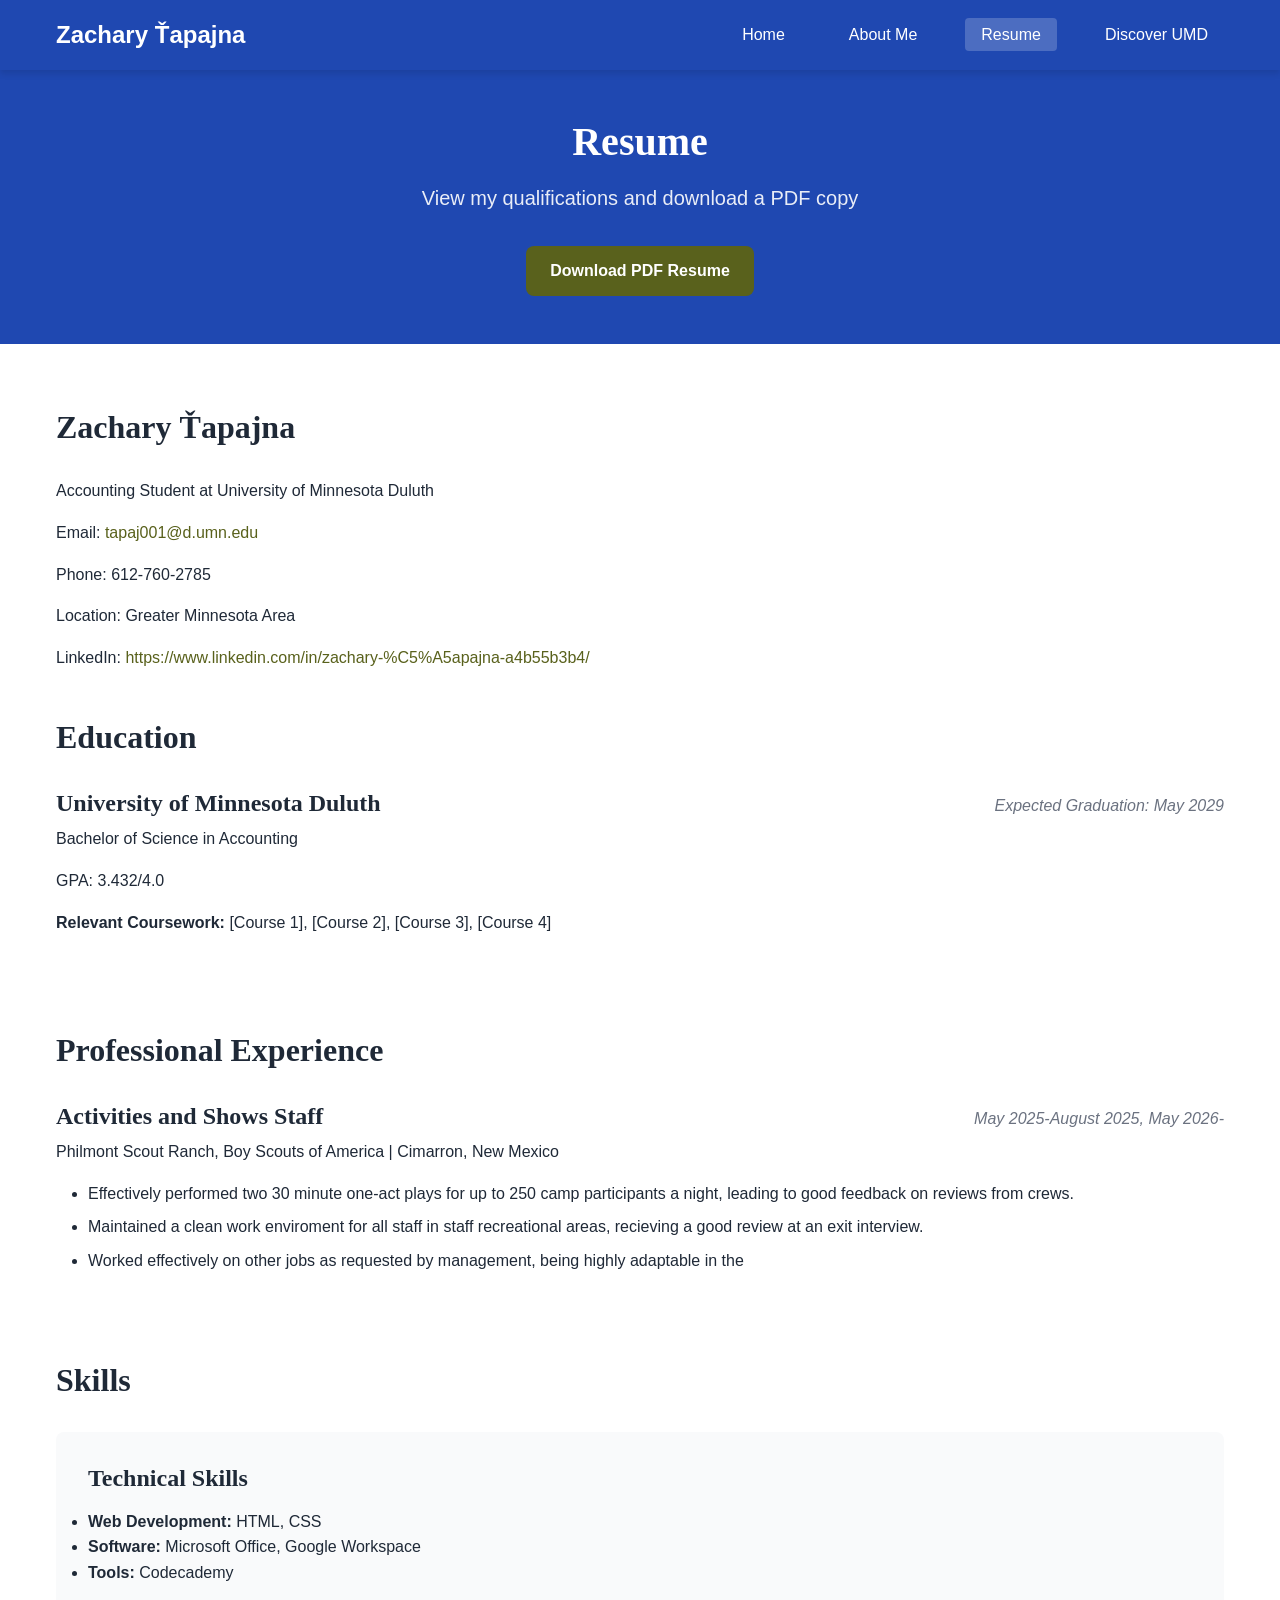
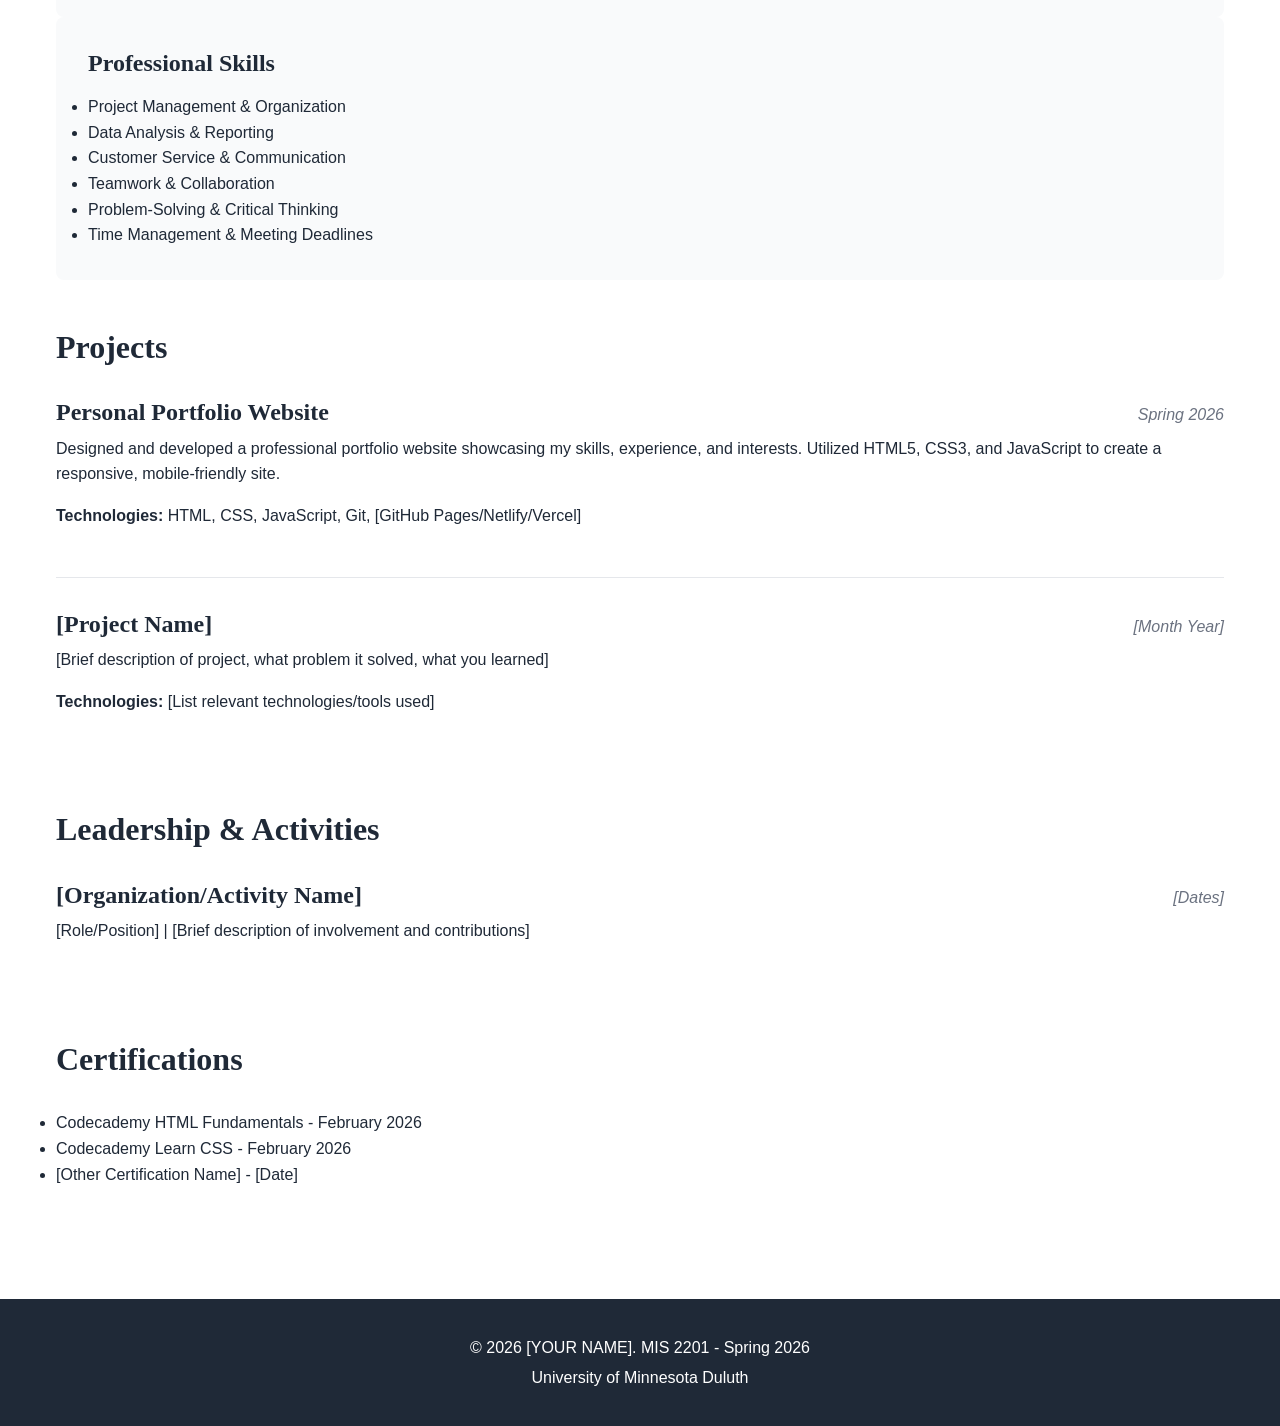
<file: resume.html>
<!DOCTYPE html>
<!-- ==================================================================================
     MIS 2201 PHASE 1: PERSONAL WEBSITE - RESUME PAGE
     ==================================================================================
     
     FILE: resume.html (RESUME PAGE)
     DUE: March 20, 2026, 11:00 AM
     POINTS: 5 pts (out of 22 pts for Required Pages Content)
     
     REQUIREMENTS FOR THIS PAGE:
     ✓ Web-formatted version of your resume
     ✓ Download button for PDF version
     ✓ Education section
     ✓ Experience section  
     ✓ Skills and achievements
     ✓ Professional formatting
     
     INSTRUCTIONS:
     1. Format your resume for the web (HTML) - NOT just paste a Word document
     2. Create a PDF version of your resume and save it in the assets/ folder
     3. Include all standard resume sections
     4. Keep formatting professional and clean
     
     ================================================================================== -->

<html lang="en">

<head>
    <meta charset="UTF-8">
    <meta name="viewport" content="width=device-width, initial-scale=1.0">
    <meta name="description" content="[YOUR NAME] - Professional Resume">

    <!-- ACTION REQUIRED: Replace [YOUR NAME] -->
    <title>Zachary Ťapajna - Resume | Personal Portfolio</title>

    <link rel="stylesheet" href="css/style.css">
</head>

<body>

    <!-- NAVIGATION - SAME ON ALL PAGES -->
    <nav class="navbar">
        <div class="container">
            <div class="logo">
                <a href="index.html">Zachary Ťapajna</a>
            </div>
            <ul class="nav-menu">
                <li><a href="index.html">Home</a></li>
                <li><a href="about.html">About Me</a></li>
                <li><a href="resume.html" class="active">Resume</a></li>
                <li><a href="discover-umd.html">Discover UMD</a></li>
            </ul>
            <div class="hamburger">
                <span></span>
                <span></span>
                <span></span>
            </div>
        </div>
    </nav>

    <!-- =============================================================================
         RESUME HEADER WITH PDF DOWNLOAD
         =============================================================================
         REQUIRED (Part of 5 pts for Resume Page):
         - Download button for PDF version of resume
         
         PDF CREATION INSTRUCTIONS:
         1. Create your resume in Microsoft Word, Google Docs, or similar
         2. Export/Save as PDF format
         3. Name it professionally: "YourName-Resume.pdf" (e.g., "Sarah-Johnson-Resume.pdf")
         4. Save the PDF file in the assets/ folder
         5. Update the href link below to match your filename
         
         FILE FORMAT:
         - Must be PDF (not .doc, .docx, or other formats)
         - Keep file size under 2MB (compress if needed)
         - Ensure PDF is readable and professional
         
         WHY PDF?
         - Universal format, opens on any device
         - Preserves formatting exactly as you designed it
         - Professional standard for resume submissions
         - Easy for employers to print or save
         ============================================================================= -->
    <header class="page-header resume-header">
        <div class="container">
            <h1>Resume</h1>
            <p>View my qualifications and download a PDF copy</p>

            <!-- PDF DOWNLOAD BUTTON - ACTION REQUIRED -->
            <a href="assets/zacharytapajnaresume.pdf" download class="btn btn-download">
                Download PDF Resume
            </a>
            <!-- ^^^ REPLACE:
                 Change href="assets/sample-resume.pdf" to YOUR PDF filename
                 Example: href="assets/John-Smith-Resume.pdf"
                 
                 The "download" attribute makes it download instead of opening in browser
             -->
        </div>
    </header>

    <!-- =============================================================================
         WEB-FORMATTED RESUME CONTENT
         =============================================================================
         REQUIRED (Part of 5 pts for Resume Page):
         - Web-formatted version (not just an image of your resume)
         - Professional formatting
         - All standard resume sections
         
         IMPORTANT: This is NOT copying/pasting from Word!
         You need to format it properly with HTML semantic elements.
         
         STANDARD RESUME SECTIONS TO INCLUDE:
         ✓ Contact Information
         ✓ Education
         ✓ Work Experience  
         ✓ Skills
         ✓ Projects (optional but recommended)
         ✓ Leadership/Activities (optional)
         ✓ Certifications (if applicable)
         
         TIPS FOR A STRONG RESUME:
         - Use action verbs (Developed, Managed, Created, Analyzed, etc.)
         - Quantify achievements when possible (Increased sales by 20%, Managed team of 5, etc.)
         - Tailor to your target industry/roles
         - Keep it concise - aim for 1 page
         - No typos or grammatical errors!
         ============================================================================= -->
    <section class="resume-content">
        <div class="container">

            <!-- =================================================================
                 CONTACT INFORMATION
                 ================================================================= -->
            <div class="resume-section contact-info">
                <!-- ACTION REQUIRED: Replace with YOUR information -->
                <h2>Zachary Ťapajna</h2>
                <p class="job-title">Accounting Student at University of Minnesota Duluth</p>

                <div class="contact-details">
                    <p>Email: <a href="mailto:tapaj001@d.umn.edu">tapaj001@d.umn.edu</a></p>
                    <!-- ^^^ REPLACE with your email -->

                    <p>Phone: 612-760-2785</p>
                    <!-- ^^^ REPLACE with your phone number -->

                    <p>Location: Greater Minnesota Area</p>
                    <!-- ^^^ REPLACE with your location (can be general like "Duluth, MN" or "Greater Minneapolis Area") -->

                    <p>LinkedIn: <a href="https://www.linkedin.com/in/zachary-%C5%A5apajna-a4b55b3b4/"
                            target="_blank">https://www.linkedin.com/in/zachary-%C5%A5apajna-a4b55b3b4/</a></p>
                    <!-- ^^^ REPLACE with your LinkedIn profile (optional but professional)
                         If you don't have LinkedIn, you can delete this line or add your GitHub instead
                     -->
                </div>
            </div>

            <!-- =================================================================
                 EDUCATION SECTION
                 =================================================================
                 REQUIRED - All students should list their UMD education
                 
                 WHAT TO INCLUDE:
                 - School name (University of Minnesota Duluth)
                 - Degree you're pursuing (Bachelor of Science in [Your Major])
                 - Expected graduation date
                 - GPA (if 3.0 or higher - optional)
                 - Relevant coursework (optional)
                 - Honors/Awards (Dean's List, scholarships, etc.)
                 ================================================================= -->
            <div class="resume-section education">
                <h2>Education</h2>

                <!-- UMD Education - ACTION REQUIRED -->
                <div class="resume-item">
                    <div class="item-header">
                        <h3>University of Minnesota Duluth</h3>
                        <span class="date">Expected Graduation: May 2029</span>
                        <!-- ^^^ REPLACE with your expected graduation date
                             Example: "Expected Graduation: May 2027" or "Expected Graduation: December 2026"
                         -->
                    </div>
                    <p class="degree">Bachelor of Science in Accounting</p>
                    <!-- ^^^ REPLACE with your actual major
                         Examples: "Bachelor of Science in Management Information Systems"
                                   "Bachelor of Business Administration in Finance"
                                   "Bachelor of Science in Marketing"
                     -->

                    <p class="gpa">GPA: 3.432/4.0</p>
                    <!-- ^^^ REPLACE with your GPA (optional - only include if 3.0 or higher)
                         If GPA is below 3.0, you can delete this line - no problem!
                     -->

                    <!-- OPTIONAL: Relevant Coursework -->
                    <p class="coursework"><strong>Relevant Coursework:</strong> [Course 1], [Course 2], [Course 3],
                        [Course 4]</p>
                    <!-- ^^^ REPLACE with your relevant courses
                         Examples: "Database Management, Web Development, Business Analytics, Project Management"
                         This is optional - delete if you prefer not to include it
                     -->

                    <!-- OPTIONAL: Honors and Awards -->
                   
                    <!-- ^^^ REPLACE with your honors/awards, or delete if none yet (that's okay!) -->
                </div>

                <!-- OPTIONAL: Previous Education (High School, Community College, etc.) -->
                <!-- Typically you don't need to list high school once in college, but you can if space permits -->
                <!--
                <div class="resume-item">
                    <div class="item-header">
                        <h3>[Previous School Name]</h3>
                        <span class="date">[Graduation Date]</span>
                    </div>
                    <p>[Degree/Diploma], [Additional Details]</p>
                </div>
                -->
            </div>

            <!-- =================================================================
                 WORK EXPERIENCE SECTION
                 =================================================================
                 REQUIRED - List your work experience (jobs, internships)
                 
                 DON'T HAVE MUCH EXPERIENCE YET? That's okay!
                 - Include part-time jobs (retail, food service, etc.)
                 - Include internships (even unpaid)
                 - Include volunteer work
                 - Focus on transferable skills
                 
                 FORMAT FOR EACH JOB:
                 - Job Title
                 - Company Name
                 - Dates (Month Year - Month Year)
                 - 3-5 bullet points describing responsibilities and achievements
                 
                 WRITING GOOD BULLET POINTS:
                 - Start with action verbs (Managed, Developed, Assisted, Created, Analyzed)
                 - Quantify when possible (numbers, percentages, amounts)
                 - Focus on results and achievements, not just duties
                 - Relate to skills employers want
                 
                 EXAMPLES:
                 ✓ GOOD: "Increased customer satisfaction scores by 15% through improved service protocols"
                 ✗ BAD: "Helped customers"
                 ✓ GOOD: "Managed inventory system tracking 500+ products valued at $50,000"
                 ✗ BAD: "Did inventory"
                 ================================================================= -->
            <div class="resume-section experience">
                <h2>Professional Experience</h2>

                <!-- JOB #1 - ACTION REQUIRED -->
                <div class="resume-item">
                    <div class="item-header">
                        <h3>Activities and Shows Staff</h3>
                        <span class="date">May 2025-August 2025, May 2026-</span>
                        <!-- ^^^ REPLACE with dates. Use "Present" if you still work there.
                             Example: "June 2023 - Present" or "May 2022 - August 2023"
                         -->
                    </div>
                    <p class="company">Philmont Scout Ranch, Boy Scouts of America | Cimarron, New Mexico</p>
                    <!-- ^^^ REPLACE with company name and location -->

                    <ul class="responsibilities">
                        <li>Effectively performed two 30 minute one-act plays for up to 250 camp participants a night, leading to good feedback on reviews from crews. </li>
                        <!-- ^^^ REPLACE with YOUR accomplishments
                             Example: "Managed daily operations of retail store serving 200+ customers per day"
                         -->
                        <li>Maintained a clean work enviroment for all staff in staff recreational areas, recieving a good review at an exit interview.</li>
                        <li>Worked effectively on other jobs as requested by management, being highly adaptable in the</li>
                        
                        <!-- TIP: 3-5 bullet points per job is ideal -->
                    </ul>
                </div>

                <!-- JOB #2 (if applicable) - ACTION REQUIRED -->
               

                <!-- ADD MORE JOBS AS NEEDED - Copy/paste the above structure -->

                <!-- IF YOU DON'T HAVE WORK EXPERIENCE YET:
                     Replace "Professional Experience" with "Experience" and include:
                     - Volunteer work
                     - School projects
                     - Leadership roles in clubs/organizations
                     - Personal projects
                     Example: "Class Project Manager - MIS 2201 Semester Project"
                 -->
            </div>

            <!-- =================================================================
                 SKILLS SECTION
                 =================================================================
                 REQUIRED - Showcase your technical and professional skills
                 
                 GROUP YOUR SKILLS BY CATEGORY:
                 - Technical Skills (software, programming languages, tools)
                 - Business Skills (project management, data analysis, etc.)
                 - Soft Skills (communication, teamwork, problem-solving)
                 
                 BE HONEST - Only list skills you actually have!
                 Employers may test you on these in interviews.
                 
                 RELEVANT SKILLS FOR MIS STUDENTS:
                 - From this class: HTML, CSS, JavaScript
                 - Other coursework: SQL, Excel, PowerPoint, Word
                 - Software: Microsoft Office, Google Workspace
                 - Analytics: Data visualization, report writing
                 - Soft skills: Communication, teamwork, time management
                 ================================================================= -->
            <div class="resume-section skills">
                <h2>Skills</h2>

                <!-- TECHNICAL SKILLS - ACTION REQUIRED -->
                <div class="skill-category">
                    <h3>Technical Skills</h3>
                    <ul>
                        <li><strong>Web Development:</strong> HTML, CSS</li>
                        <!-- ^^^ You learned these in MIS 2201 - definitely include! -->

                    

                        <li><strong>Software:</strong> Microsoft Office, Google Workspace</li>
                        <!-- ^^^ REPLACE with software you're proficient in -->

                        <li><strong>Tools:</strong> Codecademy</li>
                        <!-- ^^^ REPLACE with developer tools you've used -->
                    </ul>
                </div>

                <!-- BUSINESS/PROFESSIONAL SKILLS - ACTION REQUIRED -->
                <div class="skill-category">
                    <h3>Professional Skills</h3>
                    <ul>
                        <li>Project Management & Organization</li>
                        <li>Data Analysis & Reporting</li>
                        <li>Customer Service & Communication</li>
                        <li>Teamwork & Collaboration</li>
                        <li>Problem-Solving & Critical Thinking</li>
                        <li>Time Management & Meeting Deadlines</li>
                        <!-- ^^^ REPLACE/MODIFY based on YOUR strengths
                             These are examples - pick the ones that truly represent you
                         -->
                    </ul>
                </div>
            </div>

            <!-- =================================================================
                 PROJECTS SECTION (OPTIONAL but highly recommended!)
                 =================================================================
                 Including projects shows initiative and practical application of skills
                 
                 WHAT TO INCLUDE:
                 - This website you're building!
                 - Class projects that demonstrate skills
                 - Personal projects
                 - Hackathon projects
                 - Open source contributions
                 
                 FOR EACH PROJECT:
                 - Project name
                 - Brief description (1-2 sentences)
                 - Technologies used
                 - Outcome/result (optional: link to live project)
                 ================================================================= -->
            <div class="resume-section projects">
                <h2>Projects</h2>

                <!-- THIS WEBSITE - Definitely include it! -->
                <div class="resume-item">
                    <div class="item-header">
                        <h3>Personal Portfolio Website</h3>
                        <span class="date">Spring 2026</span>
                    </div>
                    <p>Designed and developed a professional portfolio website showcasing my skills, experience, and
                        interests.
                        Utilized HTML5, CSS3, and JavaScript to create a responsive, mobile-friendly site.</p>
                    <p><strong>Technologies:</strong> HTML, CSS, JavaScript, Git, [GitHub Pages/Netlify/Vercel]</p>
                    <!-- ^^^ You can customize this, but definitely include this project! It's proof of your work. -->
                </div>

                <!-- OTHER PROJECTS - ACTION REQUIRED -->
                <div class="resume-item">
                    <div class="item-header">
                        <h3>[Project Name]</h3>
                        <span class="date">[Month Year]</span>
                    </div>
                    <p>[Brief description of project, what problem it solved, what you learned]</p>
                    <p><strong>Technologies:</strong> [List relevant technologies/tools used]</p>
                </div>

                <!-- ADD MORE PROJECTS as needed - or delete this section if you only have the website -->
            </div>

            <!-- =================================================================
                 LEADERSHIP & ACTIVITIES (OPTIONAL)
                 =================================================================
                 Shows you're well-rounded and engaged
                 Include: clubs, student organizations, volunteer work, athletics
                 ================================================================= -->
            <div class="resume-section activities">
                <h2>Leadership & Activities</h2>

                <div class="resume-item">
                    <div class="item-header">
                        <h3>[Organization/Activity Name]</h3>
                        <span class="date">[Dates]</span>
                    </div>
                    <p>[Role/Position] | [Brief description of involvement and contributions]</p>
                </div>

                <!-- EXAMPLES:
                     - "LSBE Student Association - Member, Fall 2024-Present"
                     - "Campus Volunteer Program - Volunteer Tutor, Spring 2025"
                     - "Intramural Basketball - Team Captain, 2024-2025"
                     
                     Delete this entire section if you don't have activities yet - that's okay!
                 -->
            </div>

            <!-- =================================================================
                 CERTIFICATIONS (OPTIONAL)
                 =================================================================
                 Include professional certifications, licenses, online course completions
                 
                 EXAMPLES:
                 - Codecademy HTML & CSS Certifications (from this class!)
                 - Google Analytics Certification
                 - Microsoft Office Specialist
                 - First Aid/CPR (if relevant to target jobs)
                 ================================================================= -->
            <div class="resume-section certifications">
                <h2>Certifications</h2>
                <ul>
                    <li>Codecademy HTML Fundamentals - February 2026</li>
                    <li>Codecademy Learn CSS - February 2026</li>
                    <!-- ^^^ You completed these for this class - include them! -->

                    <li>[Other Certification Name] - [Date]</li>
                    <!-- ^^^ Add any other certifications or delete if none -->
                </ul>
                <!-- Delete entire section if you don't have certifications other than Codecademy -->
            </div>

        </div>
    </section>

    <footer>
        <div class="container">
            <p>&copy; 2026 [YOUR NAME]. MIS 2201 - Spring 2026</p>
            <p>University of Minnesota Duluth</p>
        </div>
    </footer>

    <script src="js/script.js"></script>

</body>

</html>

<!-- ==================================================================================
     SUBMISSION CHECKLIST FOR resume.html (Resume Page)
     ==================================================================================
     
     Before submitting, verify YOU HAVE:
     ✓ Created a PDF version of your resume and saved it in assets/ folder
     ✓ Updated PDF download button with correct filename
     ✓ Filled in ALL resume sections with YOUR information
     ✓ Contact information (email, phone, LinkedIn)
     ✓ Education section (UMD degree, expected graduation, GPA if 3.0+)
     ✓ Work experience (at least one job/internship/volunteer role)
     ✓ Skills section (technical and professional)
     ✓ Included this website project in Projects section
     ✓ Used action verbs and quantified achievements
     ✓ Proofread for typos and grammar errors
     ✓ Professional formatting maintained
     ✓ Tested PDF download button works
     ✓ Page looks good on desktop and mobile
     
     GRADING: This page is worth 5 points out of 22 total for Required Pages
     
     RESUME TIPS:
     - Keep resume to ONE PAGE (employers spend 6-10 seconds scanning resumes)
     - Use consistent formatting (same font sizes, spacing, bullet styles)
     - Focus on achievements and results, not just job duties
     - Tailor your resume to your target industry/roles
     - No personal information (age, marital status, photo on resume itself)
     - Save your PDF with a professional name: "FirstName-LastName-Resume.pdf"
     
     PDF FILE CHECK:
     ✓ File is actually PDF format (not .doc or .docx)
     ✓ File size is under 2MB
     ✓ PDF is readable and properly formatted
     ✓ PDF saved in assets/ folder
     ✓ Filename is professional (FirstName-LastName-Resume.pdf)
     
     ================================================================================== -->
</file>
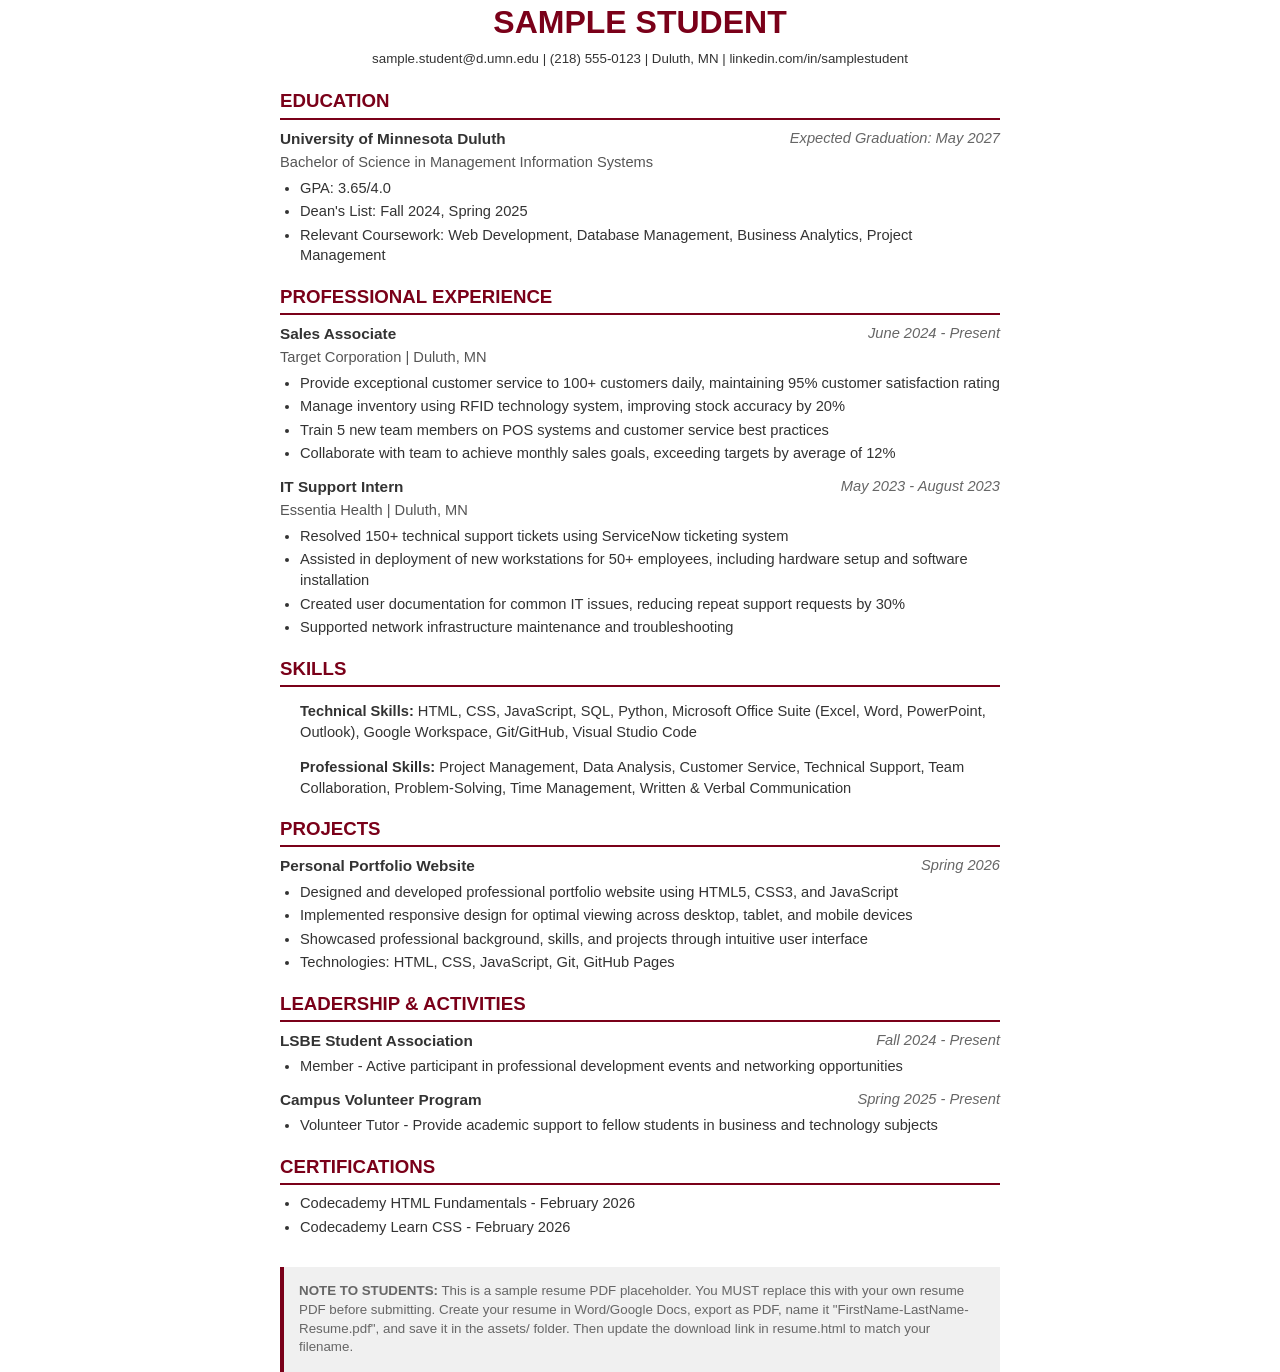
<file: assets/temp-resume.html>
<!DOCTYPE html>
<html>

<head>
    <meta charset="UTF-8">
    <title>Sample Student Resume</title>
    <style>
        @page {
            size: letter;
            margin: 0.5in;
        }

        body {
            font-family: 'Arial', sans-serif;
            font-size: 11pt;
            line-height: 1.4;
            color: #333;
            max-width: 7.5in;
            margin: 0 auto;
        }

        h1 {
            text-align: center;
            font-size: 24pt;
            margin: 0 0 5px 0;
            color: #7a0019;
        }

        .contact {
            text-align: center;
            margin-bottom: 20px;
            font-size: 10pt;
        }

        .contact a {
            color: #333;
            text-decoration: none;
        }

        h2 {
            font-size: 14pt;
            border-bottom: 2px solid #7a0019;
            padding-bottom: 3px;
            margin-top: 18px;
            margin-bottom: 8px;
            color: #7a0019;
        }

        .job-header {
            display: flex;
            justify-content: space-between;
            margin-bottom: 3px;
        }

        .job-title {
            font-weight: bold;
            font-size: 11.5pt;
        }

        .date {
            font-style: italic;
            color: #666;
        }

        .company {
            margin-bottom: 5px;
            color: #555;
        }

        ul {
            margin: 5px 0 12px 20px;
            padding: 0;
        }

        li {
            margin-bottom: 3px;
        }

        .skills-grid {
            margin-left: 20px;
        }

        .note {
            margin-top: 30px;
            padding: 15px;
            background-color: #f0f0f0;
            border-left: 4px solid #7a0019;
            font-size: 10pt;
            color: #666;
        }
    </style>
</head>

<body>
    <h1>SAMPLE STUDENT</h1>
    <div class="contact">
        sample.student@d.umn.edu | (218) 555-0123 | Duluth, MN |
        <a href="https://linkedin.com/in/samplestudent">linkedin.com/in/samplestudent</a>
    </div>

    <h2>EDUCATION</h2>
    <div class="job-header">
        <span class="job-title">University of Minnesota Duluth</span>
        <span class="date">Expected Graduation: May 2027</span>
    </div>
    <div class="company">Bachelor of Science in Management Information Systems</div>
    <ul>
        <li>GPA: 3.65/4.0</li>
        <li>Dean's List: Fall 2024, Spring 2025</li>
        <li>Relevant Coursework: Web Development, Database Management, Business Analytics, Project Management</li>
    </ul>

    <h2>PROFESSIONAL EXPERIENCE</h2>
    <div class="job-header">
        <span class="job-title">Sales Associate</span>
        <span class="date">June 2024 - Present</span>
    </div>
    <div class="company">Target Corporation | Duluth, MN</div>
    <ul>
        <li>Provide exceptional customer service to 100+ customers daily, maintaining 95% customer satisfaction rating
        </li>
        <li>Manage inventory using RFID technology system, improving stock accuracy by 20%</li>
        <li>Train 5 new team members on POS systems and customer service best practices</li>
        <li>Collaborate with team to achieve monthly sales goals, exceeding targets by average of 12%</li>
    </ul>

    <div class="job-header">
        <span class="job-title">IT Support Intern</span>
        <span class="date">May 2023 - August 2023</span>
    </div>
    <div class="company">Essentia Health | Duluth, MN</div>
    <ul>
        <li>Resolved 150+ technical support tickets using ServiceNow ticketing system</li>
        <li>Assisted in deployment of new workstations for 50+ employees, including hardware setup and software
            installation</li>
        <li>Created user documentation for common IT issues, reducing repeat support requests by 30%</li>
        <li>Supported network infrastructure maintenance and troubleshooting</li>
    </ul>

    <h2>SKILLS</h2>
    <div class="skills-grid">
        <p><strong>Technical Skills:</strong> HTML, CSS, JavaScript, SQL, Python, Microsoft Office Suite (Excel, Word,
            PowerPoint, Outlook), Google Workspace, Git/GitHub, Visual Studio Code</p>
        <p><strong>Professional Skills:</strong> Project Management, Data Analysis, Customer Service, Technical Support,
            Team Collaboration, Problem-Solving, Time Management, Written & Verbal Communication</p>
    </div>

    <h2>PROJECTS</h2>
    <div class="job-header">
        <span class="job-title">Personal Portfolio Website</span>
        <span class="date">Spring 2026</span>
    </div>
    <ul>
        <li>Designed and developed professional portfolio website using HTML5, CSS3, and JavaScript</li>
        <li>Implemented responsive design for optimal viewing across desktop, tablet, and mobile devices</li>
        <li>Showcased professional background, skills, and projects through intuitive user interface</li>
        <li>Technologies: HTML, CSS, JavaScript, Git, GitHub Pages</li>
    </ul>

    <h2>LEADERSHIP & ACTIVITIES</h2>
    <div class="job-header">
        <span class="job-title">LSBE Student Association</span>
        <span class="date">Fall 2024 - Present</span>
    </div>
    <ul>
        <li>Member - Active participant in professional development events and networking opportunities</li>
    </ul>

    <div class="job-header">
        <span class="job-title">Campus Volunteer Program</span>
        <span class="date">Spring 2025 - Present</span>
    </div>
    <ul>
        <li>Volunteer Tutor - Provide academic support to fellow students in business and technology subjects</li>
    </ul>

    <h2>CERTIFICATIONS</h2>
    <ul>
        <li>Codecademy HTML Fundamentals - February 2026</li>
        <li>Codecademy Learn CSS - February 2026</li>
    </ul>

    <div class="note">
        <strong>NOTE TO STUDENTS:</strong> This is a sample resume PDF placeholder. You MUST replace this with your own
        resume PDF before submitting. Create your resume in Word/Google Docs, export as PDF, name it
        "FirstName-LastName-Resume.pdf", and save it in the assets/ folder. Then update the download link in resume.html
        to match your filename.
    </div>
</body>

</html>
</file>
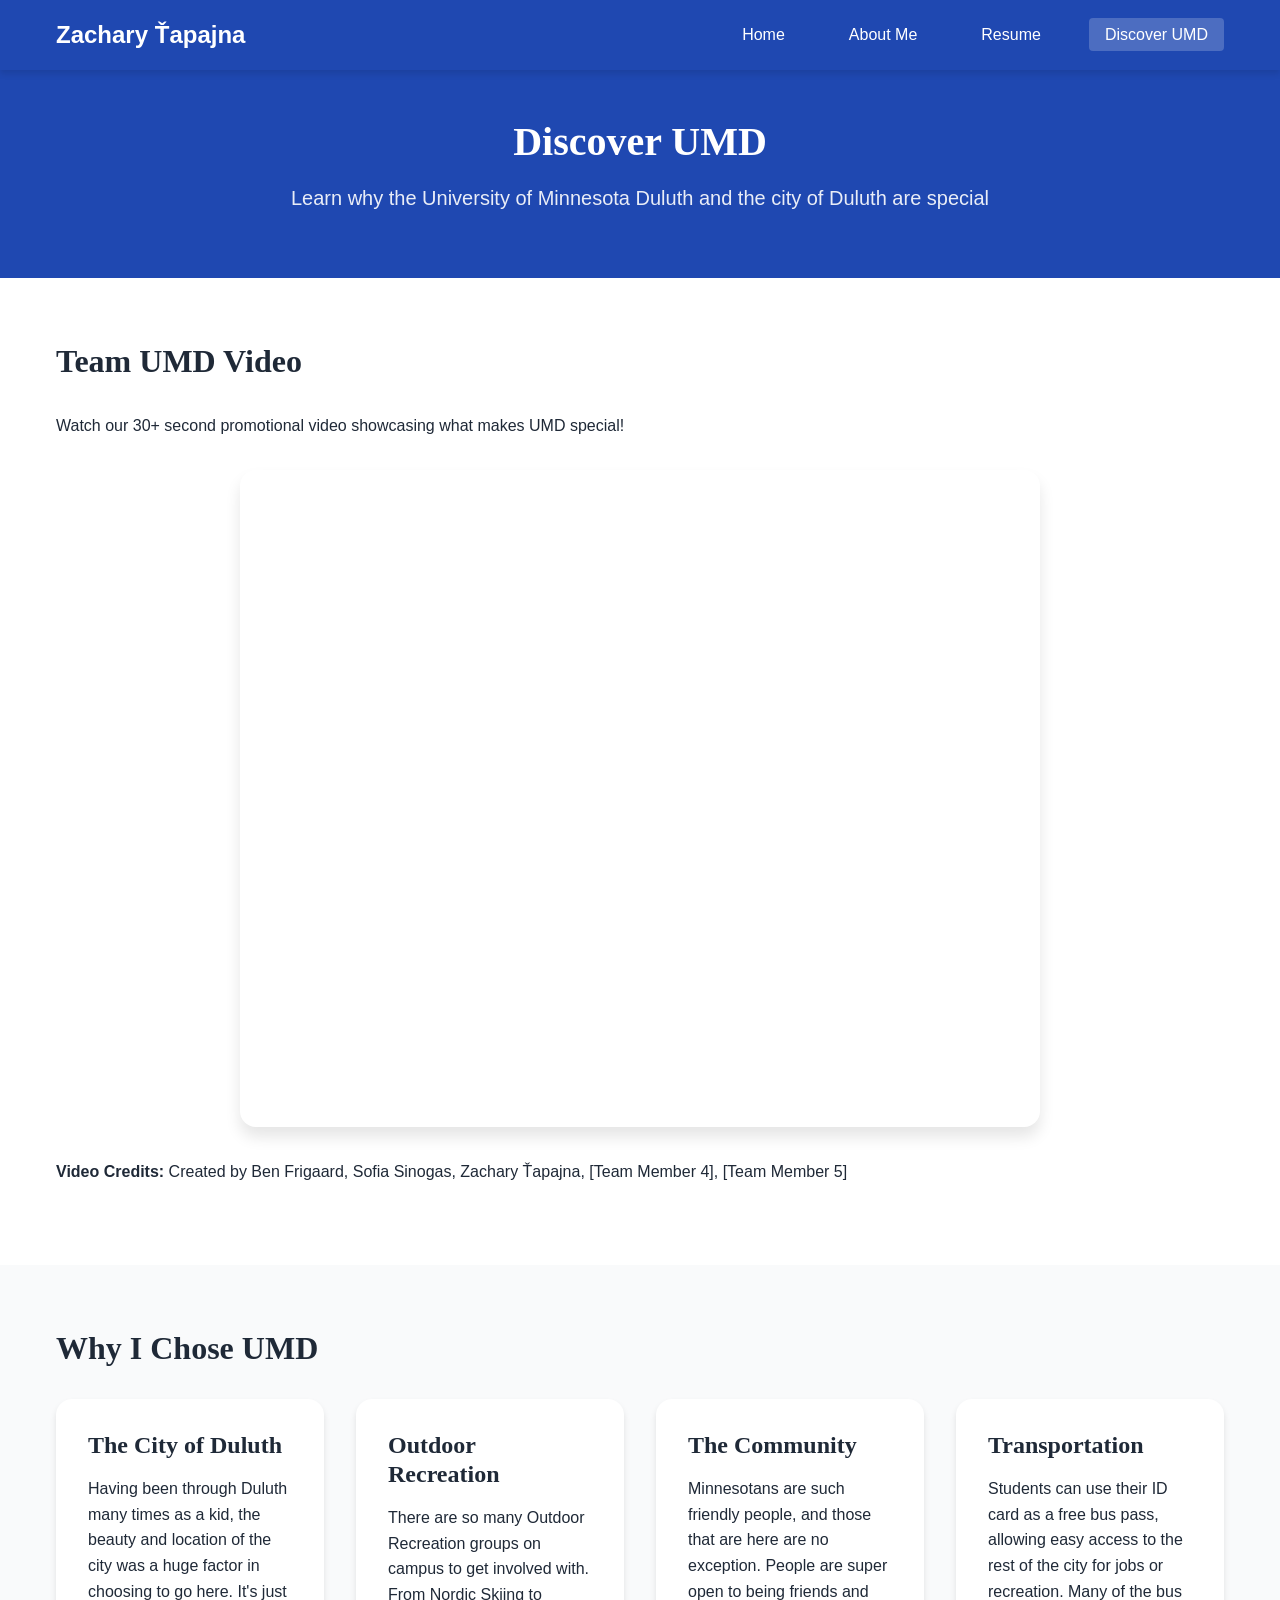
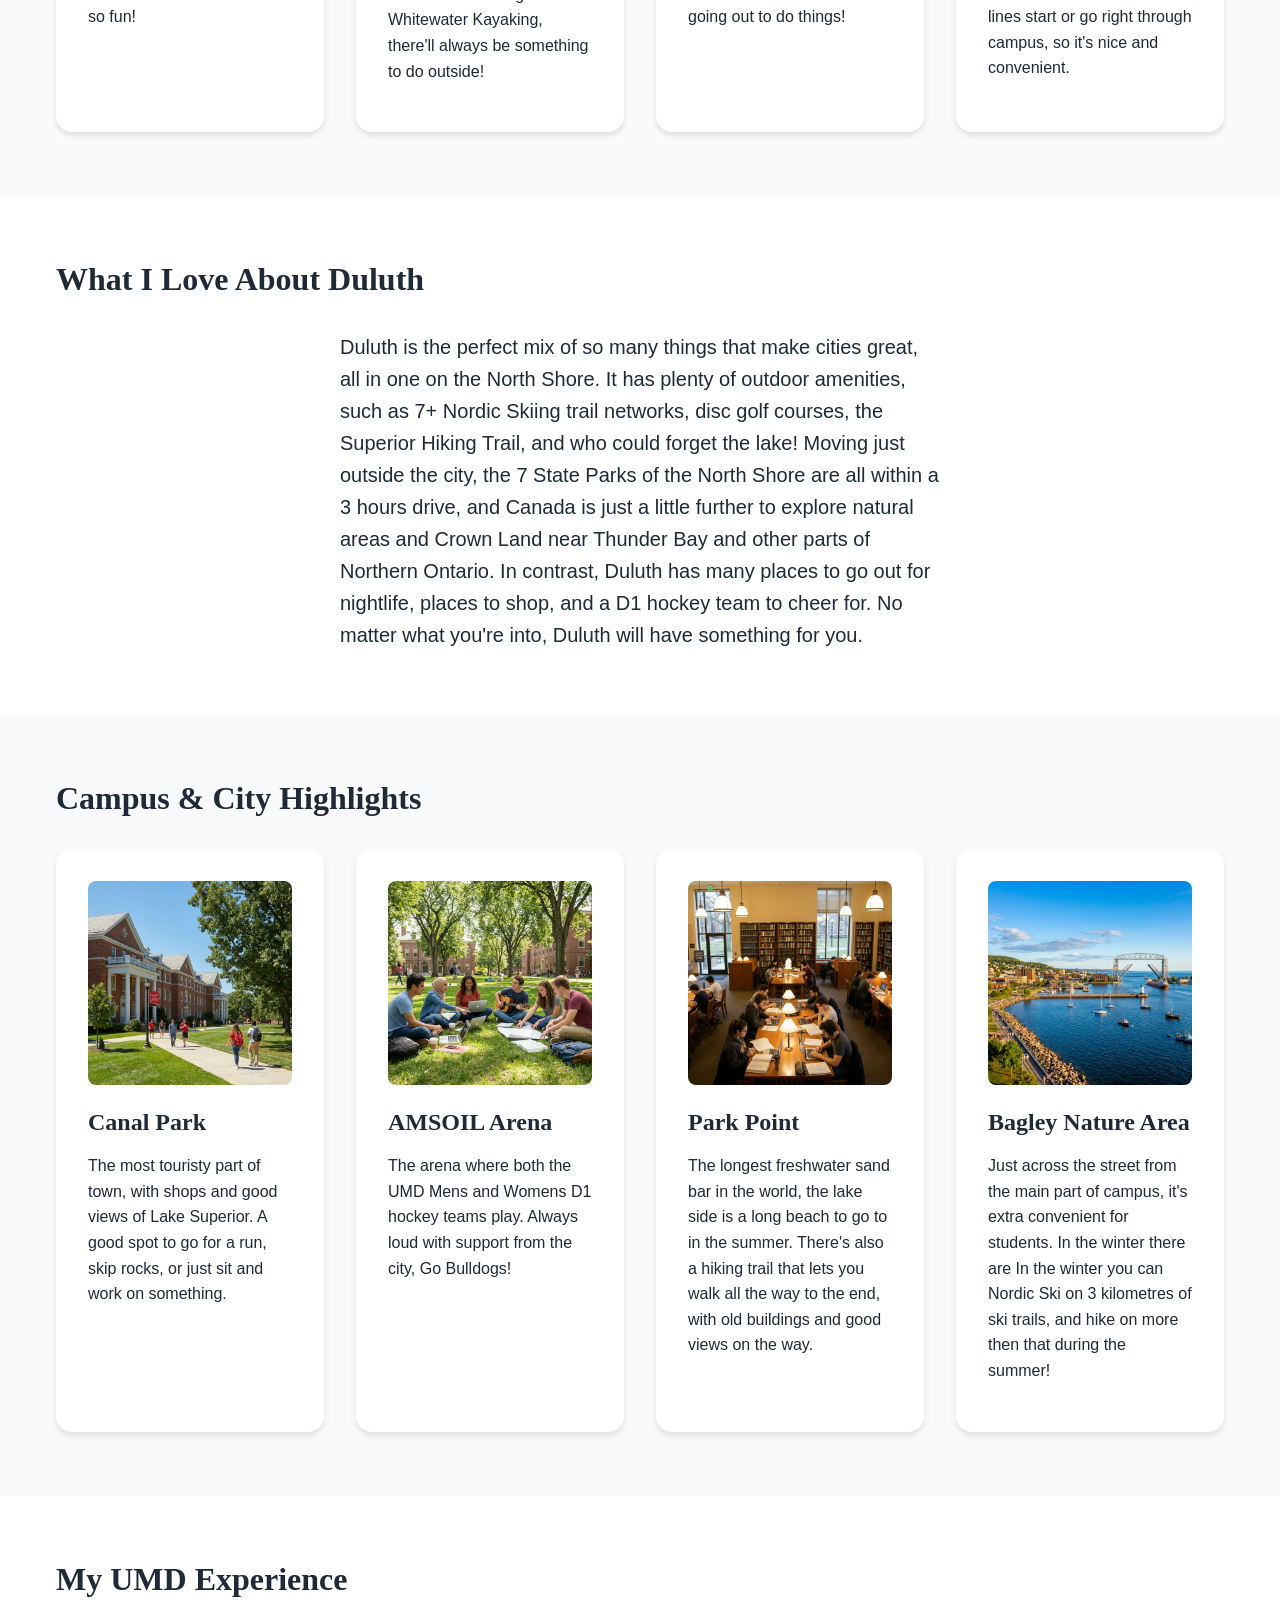
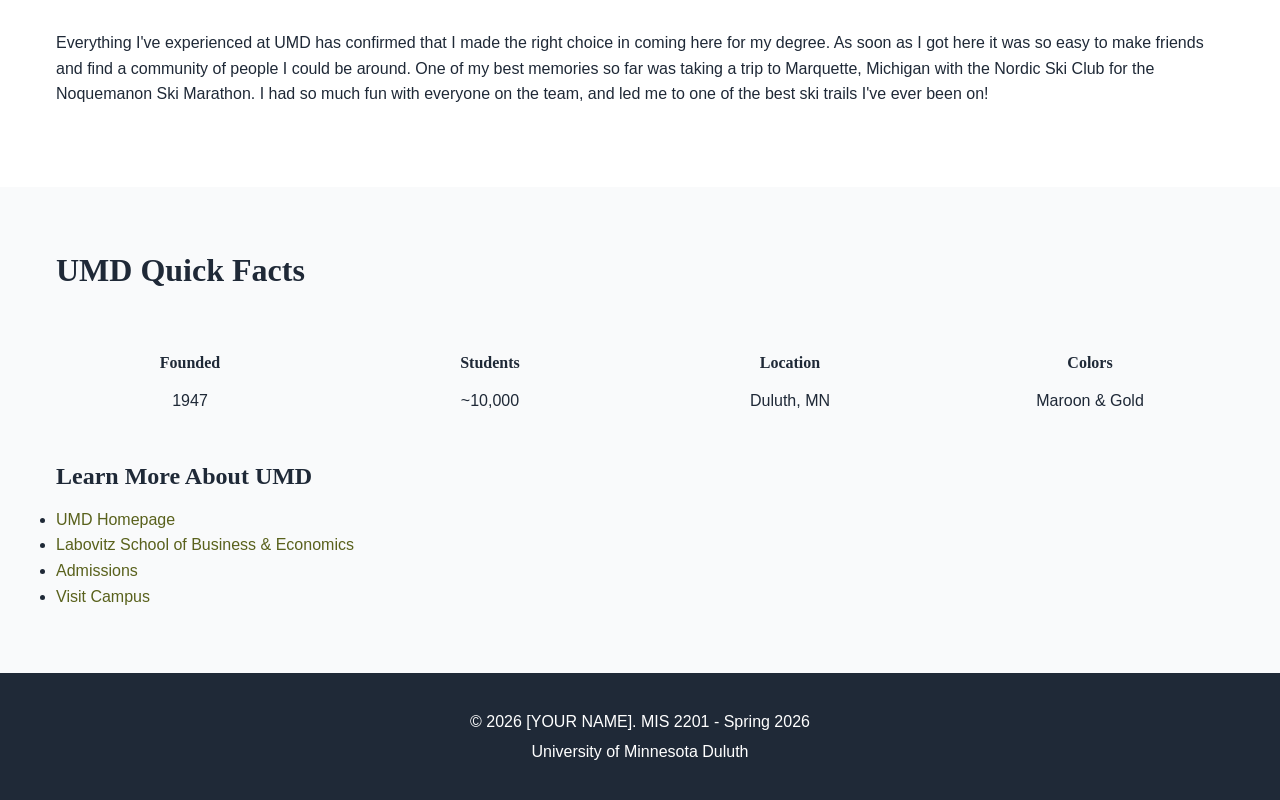
<file: phase_1_tapajna_mis2201/discover-umd.html>
<!DOCTYPE html>
<!-- ==================================================================================
     MIS 2201 PHASE 1: PERSONAL WEBSITE - DISCOVER UMD PAGE
     ==================================================================================
     
     FILE: discover-umd.html (DISCOVER UMD PAGE)
     DUE: March 20, 2026, 11:00 AM
     POINTS: 5 pts (out of 22 pts for Required Pages Content) + 8 pts for Team Video
     TOTAL IMPACT: 13 pts (5 for page content + 8 for team video!)
     
     REQUIREMENTS FOR THIS PAGE:
     ✓ Why you chose UMD
     ✓ What you like about Duluth
     ✓ Campus highlights and experiences
     ✓ Pictures of campus/Duluth area  
     * EMBEDDED TEAM UMD VIDEO (30+ seconds) -- CRITICAL! Worth 8 pts!
    
     IMPORTANT: TEAM VIDEO
     This page includes your TEAM's 30+ second UMD marketing video.
     - Worth 8 points (largest single component!)
     - Created by your 5-person team
     - ALL team members use the SAME video
     - Must be embedded on this page
     
     ================================================================================== -->

<html lang="en">

<head>
    <meta charset="UTF-8">
    <meta name="viewport" content="width=device-width, initial-scale=1.0">
    <meta name="description" content="Discover UMD - [YOUR NAME]'s experience at University of Minnesota Duluth">

    <title>Zachary Ťapajna - Discover UMD | Personal Portfolio</title>

    <link rel="stylesheet" href="css/style.css">
</head>

<body>

    <!-- NAVIGATION - SAME ON ALL PAGES -->
    <nav class="navbar">
        <div class="container">
            <div class="logo">
                <a href="index.html">Zachary Ťapajna</a>
            </div>
            <ul class="nav-menu">
                <li><a href="index.html">Home</a></li>
                <li><a href="about.html">About Me</a></li>
                <li><a href="resume.html">Resume</a></li>
                <li><a href="discover-umd.html" class="active">Discover UMD</a></li>
            </ul>
            <div class="hamburger">
                <span></span>
                <span></span>
                <span></span>
            </div>
        </div>
    </nav>

    <!-- PAGE HEADER -->
    <header class="page-header">
        <div class="container">
            <h1>Discover UMD</h1>
            <p>Learn why the University of Minnesota Duluth and the city of Duluth are special</p>
        </div>
    </header>

    <!-- =============================================================================
         TEAM UMD MARKETING VIDEO
         =============================================================================
         CRITICAL REQUIREMENT - Worth 8 POINTS! (Largest single component)
         
         TEAM VIDEO REQUIREMENTS:
         ✓ At least 30 seconds in length
         ✓ Created by your 5-person TEAM (same team as Phase 2)
         ✓ Promoted UMD - highlights campus life, academics, student activities, or Duluth
         ✓ ALL team members embed the SAME video on their individual websites
         ✓ Must be embedded on this page (not just linked)
         
         VIDEO CONTENT IDEAS:
         - Campus tour showing iconic buildings and locations
         - Student testimonials about why they love UMD
         - Duluth attractions and scenery
         - Academic programs and opportunities
         - Student life and activities
         - Mix of the above!
         
         PRODUCTION TIPS:
         - Use smartphone camera (quality is fine!)
         - Good lighting (daytime outdoor shots work best)
         - Stable footage (use tripod or steady hands)
         - Clear audio (limit background noise)
         - Simple editing (free tools: iMovie, Windows Video Editor, CapCut)
         - Keep it positive and energetic!
         
         ============================================================================= 
         
         VIDEO EMBEDDING: YOU HAVE 3 OPTIONS
         Choose what works best for your team:
         
         ═══════════════════════════════════════════════════════════════════════════
         OPTION 1: YOUTUBE (MOST RECOMMENDED)
         ═══════════════════════════════════════════════════════════════════════════
         
         PROS:
         ✓ Easiest and most reliable
         ✓ Free, unlimited hosting
         ✓ Works on all devices automatically
         ✓ One team member uploads, everyone uses same link
         ✓ Can be unlisted (only people with link can see it)
         
         CONS:
         ✗ Requires one team member to have/create YouTube account
         ✗ Video is hosted on YouTube platform
         
         FILE FORMATS YouTube accepts:
         - MP4 (most common, highly recommended)
         - MOV (iPhone default)
         - AVI (Windows)
         - WMV (Windows)
         - Many others
         
         UPLOAD STEPS:
         1. Have ONE team member upload video to YouTube
         2. Set visibility to "Unlisted" (recommended) or "Public"
         3. Click "Share" → "Embed" → Copy iframe code
         4. Share the embed code with all team members
         5. Everyone pastes the SAME embed code on their discover-umd.html page
         
         RECOMMENDED VIDEO SETTINGS for upload:
         - Resolution: 1920x1080 (1080p) or 1280x720 (720p)
         - Frame rate: 30fps or 60fps
         - Format: MP4 (H.264 codec)
         - Length: 30 seconds or longer
         - File size: YouTube handles up to 128GB, but yours will be small (under 100MB)
         
         
         ═══════════════════════════════════════════════════════════════════════════
         OPTION 2: VIMEO (PROFESSIONAL ALTERNATIVE)
         ═══════════════════════════════════════════════════════════════════════════
         
         PROS:
         ✓ More professional appearance
         ✓ No ads
         ✓ Cleaner embed player
         ✓ Privacy options (password protect if desired)
         
         CONS:
         ✗ Free tier has weekly upload limits (500MB/week, 5GB total)
         ✗ Slightly more complex than YouTube
         
         FILE FORMATS Vimeo accepts:
         - MP4 (recommended)
         - MOV
         - AVI
         - WMV
         - Many others
         
         UPLOAD STEPS:
         1. Create free Vimeo account
         2. Upload 30+ second video
         3. Get embed code from video page
         4. Share with teammates
         
         
         ═══════════════════════════════════════════════════════════════════════════
         OPTION 3: SELF-HOSTED HTML5 VIDEO (ADVANCED)
         ═══════════════════════════════════════════════════════════════════════════
         
         PROS:
         ✓ Complete control over video
         ✓ No external platform needed
         ✓ Works with GitHub Pages, Netlify, Vercel
         
         CONS:
         ✗ Larger files slow down your website
         ✗ Need to host video file (adds to repository size)
         ✗ Browser compatibility requires multiple formats
         ✗ Each team member needs to host their own copy
         
         RECOMMENDED ONLY IF:
         - Your team is comfortable with file hosting
         - You're using GitHub Pages/Netlify/Vercel
         - File size is under 25MB
         
         FILE FORMATS for HTML5 video:
         - MP4 (H.264 codec) - REQUIRED for Safari and most browsers
         - WebM (VP9 codec) - OPTIONAL but recommended (smaller files, modern browsers)
         
         RECOMMENDED SPECS:
         - Length: 30 seconds or longer
         - Resolution: 1920x1080 (1080p) or 1280x720 (720p)
         - Frame rate: 30fps
         - Bitrate: 5-8 Mbps for 1080p, 2.5-4 Mbps for 720p
         - Codec: H.264 for MP4
         - Target size: Under 25MB if possible
         
         COMPRESSION/CONVERSION TOOLS:
         - HandBrake (free, desktop): handbrake.fr
           - Open video → Format: MP4 → Preset: "Fast 1080p30" → Start
         - FFmpeg (command line, free)
         - Online: CloudConvert.com, FreeConvert.com
         
         CREATING WebM from MP4 (optional but good for file size):
         - HandBrake: Format: WebM → Preset: "Gmail Medium 5 Minutes 720p30"
         - Online converters
         
         HOSTING OPTIONS:
         - GitHub Pages: Works fine, just adds to repo size
         - Netlify/Vercel: Excellent for larger files
         - DO NOT use Dropbox/Google Drive direct links (not reliable)
         
         ============================================================================= -->
    <section class="team-video">
        <div class="container">
            <h2>Team UMD Video</h2>
            <p>Watch our 30+ second promotional video showcasing what makes UMD special!</p>

            <div class="video-container">

                <!-- =====================================================================
                     SAMPLE VIDEO (Replace with YOUR TEAM'S video!)
                     =====================================================================
                     A sample video is included so you can see how it looks.
                     You MUST replace this with YOUR TEAM'S 30+ second UMD video.
                     ALL 5 team members should use the SAME video!
                     
                     You have 3 options for your team video:
                     
                     OPTION 1: YOUTUBE (RECOMMENDED - EASIEST)
                     - ONE team member uploads your 30+ second video to YouTube
                     - Click "Share" > "Embed" > Copy the iframe code
                     - Share embed code with all team members
                     - Replace the <video> tag below with your YouTube iframe
                     - Example:
                       <iframe width="560" height="315" 
                               src="https://www.youtube.com/embed/YOUR_TEAM_VIDEO_ID" 
                               title="Team UMD Marketing Video" frameborder="0"
                               allow="accelerometer; autoplay; clipboard-write; encrypted-media; gyroscope; picture-in-picture; web-share"
                               allowfullscreen>
                       </iframe>
                     
                     OPTION 2: VIMEO
                     - Upload to vimeo.com, get embed code
                     - Replace the <video> tag below with Vimeo iframe
                     
                     OPTION 3: SELF-HOSTED (current setup)
                     - Replace videos/sample-campus.mp4 with YOUR team's video file
                     - Each team member needs their own copy of the file
                     - Provide BOTH MP4 and WebM for best browser compatibility
                     ===================================================================== -->
                <iframe width="560" height="315" src="https://www.youtube.com/embed/aZ6we8uijgM?si=LoPYiCHHjcOcUzXF" 
                title="YouTube video player" frameborder="0" allow="accelerometer; autoplay; clipboard-write; 
                encrypted-media; gyroscope; picture-in-picture; web-share" 
                referrerpolicy="strict-origin-when-cross-origin" allowfullscreen></iframe>
                <!-- ^^^ REPLACE THIS with YOUR TEAM'S 30+ second UMD video -->

                <!-- =====================================================================
                     AUDIO EMBEDDING BONUS EXAMPLES
                     =====================================================================
                     Not required for this project, but here's how to embed audio
                     if you wanted to add music, podcast, or audio narration
                     ===================================================================== -->
                <!--
                AUDIO OPTION 1: HTML5 AUDIO ELEMENT
                <audio controls>
                    <source src="audio/background-music.mp3" type="audio/mpeg">
                    <source src="audio/background-music.ogg" type="audio/ogg">
                    Your browser does not support the audio element.
                </audio>
                
                AUDIO FILE FORMATS:
                - MP3: Most compatible, works in all browsers (recommended)
                - OGG: Smaller file size, works in modern browsers
                - WAV: Uncompressed, large files (avoid for web)
                
                AUDIO ATTRIBUTES:
                - controls: Shows play/pause/volume controls
                - autoplay: Starts playing automatically (annoying, don't use)
                - loop: Repeats when finished
                - muted: Starts muted (use with autoplay)
                
                AUDIO OPTION 2: SoundCloud EMBED
                <iframe width="100%" height="166" scrolling="no" frameborder="no"
                        src="https://w.soundcloud.com/player/?url=YOUR_TRACK_URL">
                </iframe>
                
                AUDIO OPTION 3: Spotify EMBED
                <iframe src="https://open.spotify.com/embed/track/TRACK_ID" 
                        width="300" height="80" frameborder="0" allowtransparency="true">
                </iframe>
                -->

            </div>

            <!-- OPTIONAL: Video Credits/Description -->
            <div class="video-credits">
                <p><strong>Video Credits:</strong> Created by Ben Frigaard, Sofia Sinogas, Zachary Ťapajna, [Team
                    Member 4], [Team Member 5]</p>
                <!-- List all your team members! -->
            </div>
        </div>
    </section>

    <!-- =============================================================================
         WHY I CHOSE UMD
         =============================================================================
         REQUIRED (Part of 5 pts for Discover UMD Page):
         - Explain why you chose to attend UMD
         - Be personal and genuine
         - 3-5 specific reasons
         
         IDEAS TO DISCUSS:
         - Academic programs (LSBE, specific major)
         - Location (Duluth, Lake Superior, outdoor activities)
         - Campus size (smaller, closer community)
         - Affordability/value
         - Distance from home (far enough/close enough)
         - Campus culture and environment
         - Specific opportunities (study abroad, internships, research)
          - Faculty and class sizes
         ============================================================================= -->
    <section class="why-umd">
        <div class="container">
            <h2>Why I Chose UMD</h2>

            <div class="reasons-grid">
                <!-- REASON #1 - ACTION REQUIRED -->
                <div class="reason-card">
                    <h3>The City of Duluth</h3>
                    <!-- ^^^ Replace with your first reason
                         Examples: "Outstanding MIS Program", "Beautiful Campus Location", 
                                   "Tight-Knit Community", "Outdoor Recreation Opportunities"
                     -->
                    <p>
                        Having been through Duluth many times as a kid, the beauty and location of the city was a huge 
                        factor in choosing to go here.  It's just so fun!
                    </p>
                </div>

                <!-- REASON #2 - ACTION REQUIRED -->
                <div class="reason-card">
                    <h3>Outdoor Recreation</h3>
                    <p>
                        There are so many Outdoor Recreation groups on campus to get involved with.  From Nordic Skiing to 
                        Whitewater Kayaking, there'll always be something to do outside!

                    </p>
                </div>

                <!-- REASON #3 - ACTION REQUIRED -->
                <div class="reason-card">
                    <h3>The Community</h3>
                    <p>
                        Minnesotans are such friendly people, and those that are here are no exception.  People are 
                        super open to being friends and going out to do things!
                    </p>
                </div>

                <!-- REASON #4 (OPTIONAL) - Add more reasons if you want -->
                <div class="reason-card">
                    <h3>Transportation</h3>
                    <p>
                        Students can use their ID card as a free bus pass, allowing easy access to the rest of the 
                        city for jobs or recreation.  Many of the bus lines start or go right through campus, so it's nice and convenient.
                    </p>
                </div>
            </div>
        </div>
    </section>

    <!-- =============================================================================
         WHAT I LOVE ABOUT DULUTH
         =============================================================================
         REQUIRED (Part of 5 pts for Discover UMD Page):
         - Share what you enjoy about the city of Duluth
         - Highlight local attractions, culture, outdoor activities
         - Make it appealing to prospective students!
         
         DULUTH HIGHLIGHTS TO POTENTIALLY MENTION:
         - Lake Superior and waterfront
         - Aerial Lift Bridge (iconic)
         - Canal Park area
         - Hiking trails (Hawk Ridge, Hartley Nature Center, Superior Hiking Trail)
         - Skiing (Spirit Mountain)
         - Local restaurants and breweries
         - Arts and culture scene
         - Outdoor recreation year-round
         - Small city feel with big city amenities
         - Beautiful scenery and nature access
         ============================================================================= -->
    <section class="love-duluth">
        <div class="container">
            <h2>What I Love About Duluth</h2>
            <p class="intro">
                Duluth is the perfect mix of so many things that make cities great, all in one on the North Shore.
                It has plenty of outdoor amenities, such as 7+ Nordic Skiing trail networks, disc golf courses, the Superior Hiking Trail,
                and who could forget the lake!  Moving just outside the city, the 7 State Parks of the North Shore are all within
                a 3 hours drive, and Canada is just a little further to explore natural areas and Crown Land near Thunder Bay and other parts of Northern Ontario.  In contrast, Duluth has many places to go out for nightlife, places to shop, and a D1 hockey team to 
                cheer for.  No matter what you're into, Duluth will have something for you.

                <!-- EXAMPLE (DELETE and write your own):
                     Duluth offers the perfect blend of natural beauty and urban amenities. Living just 
                     blocks from Lake Superior means I can study outdoor during nice weather or take a 
                     break with a lakefront walk. The city's vibrant downtown area has great restaurants 
                     and coffee shops perfect for meeting friends or working on group projects. Plus, the 
                     outdoor recreation opportunities - from hiking in summer to skiing in winter - make 
                     Duluth an ideal place for students who love an active lifestyle.
                 -->
            </p>
        </div>
    </section>

    <!-- =============================================================================
         CAMPUS HIGHLIGHTS & IMAGES
         =============================================================================
         REQUIRED (Part of 5 pts for Discover UMD Page):
         - Pictures of campus/Duluth area
         - Campus highlights and experiences
         - Showcase favorite locations, buildings, or spots
         
         IMAGE REQUIREMENTS:
         - Multiple images of campus and/or Duluth
         - FILE FORMATS: .jpg (photos), .png (if needed)
         - SIZE: 800x600px or larger
         - FILE SIZE: Under 500KB each
         
         WHAT TO PHOTOGRAPH:
         Campus:
         - Iconic buildings (Library, Kirby Student Center, LSBE building)
         - Outdoor spaces (green areas, walking paths)
         - Study spots you love
         - Athletic facilities
         - Campus landmarks
         
         Duluth:
         - Lake Superior views
         - Aerial Lift Bridge
         - Canal Park
         - Local favorites (restaurants, parks, trails)
         - Seasonal beauty (fall colors, winter snow)
         
         PHOTOGRAPHY TIPS:
         - Good lighting (golden hour is best: early morning or late afternoon)
         - Clear, focused shots
         - Variety of angles and perspectives
         - Include people for scale and life (with permission)
         ============================================================================= -->
    <section class="campus-highlights">
        <div class="container">
            <h2>Campus & City Highlights</h2>

            <div class="highlights-grid">

                <!-- HIGHLIGHT #1 - ACTION REQUIRED -->
                <div class="highlight-card">
                    <img src="images/placeholder-campus1.jpg" alt="[Describe the location or building shown]">
                    <!-- ^^^ REPLACE with YOUR campus/Duluth photo
                         Update alt text to describe what's in the image
                     -->
                    <h3>Canal Park</h3>
                    <!-- ^^^ Replace with location name
                         Examples: "Kathryn A. Martin Library", "Lake Superior Waterfront", 
                                   "Spirit Mountain", "Kirby Student Center"
                     -->
                    <p>
                        The most touristy part of town, with shops and good views 
                        of Lake Superior.  A good spot to go for a run, skip rocks, or just sit and work on something.
                    </p>
                </div>

                <!-- HIGHLIGHT #2 - ACTION REQUIRED -->
                <div class="highlight-card">
                    <img src="images/placeholder-campus2.jpg" alt="[Describe what's shown]">
                    <h3>AMSOIL Arena</h3>
                    <p>
                        The arena where both the UMD Mens and Womens D1 hockey teams play.  Always loud with support from the city, Go Bulldogs!
                    </p>
                </div>

                <!-- HIGHLIGHT #3 - ACTION REQUIRED -->
                <div class="highlight-card">
                    <img src="images/placeholder-campus3.jpg" alt="[Describe what's shown]">
                    <h3>Park Point</h3>
                    <p>
                        The longest freshwater sand bar in the world, the lake side is a long beach to go to in the summer.  There's also a hiking trail that lets you walk 
                        all the way to the end, with old buildings and good views on the way.
                    </p>
                </div>

                <!-- HIGHLIGHT #4 - ACTION REQUIRED -->
                <div class="highlight-card">
                    <img src="images/placeholder-duluth.jpg" alt="[Describe what's shown]">
                    <h3>Bagley Nature Area</h3>
                    <p>
                        Just across the street from the main part of campus, it's extra convenient for students.  In the winter there are 
                        In the winter you can Nordic Ski on 3 kilometres of ski trails, and hike on more then that during the summer!                    </p>
                </div>

                <!-- ADD MORE HIGHLIGHTS if you want - copy/paste the above structure -->

            </div>
        </div>
    </section>

    <!-- =============================================================================
         STUDENT EXPERIENCE NARRATIVE (OPTIONAL but recommended)
         =============================================================================
         Share your personal UMD experience - makes the page more engaging
         ============================================================================= -->
    <section class="student-experience">
        <div class="container">
            <h2>My UMD Experience</h2>
            <p>
                Everything I've experienced at UMD has confirmed that I made the right choice in coming here for my degree.
                As soon as I got here it was so easy to make friends and find a community of people I could be around.  One of my
                best memories so far was taking a trip to Marquette, Michigan with the Nordic Ski Club for the Noquemanon Ski Marathon.
                I had so much fun with everyone on the team, and led me to one of the best ski trails I've ever been on!
            </p>
        </div>
    </section>

    <!-- =============================================================================
         UMD QUICK FACTS (OPTIONAL)
         =============================================================================
         Provide useful information for prospective students
         ============================================================================= -->
    <section class="umd-facts">
        <div class="container">
            <h2>UMD Quick Facts</h2>
            <div class="facts-grid">
                <div class="fact">
                    <h4>Founded</h4>
                    <p>1947</p>
                </div>
                <div class="fact">
                    <h4>Students</h4>
                    <p>~10,000</p>
                </div>
                <div class="fact">
                    <h4>Location</h4>
                    <p>Duluth, MN</p>
                </div>
                <div class="fact">
                    <h4>Colors</h4>
                    <p>Maroon & Gold</p>
                </div>
            </div>

            <!-- USEFUL LINKS -->
            <div class="umd-links">
                <h3>Learn More About UMD</h3>
                <ul>
                    <li><a href="https://www.d.umn.edu/" target="_blank">UMD Homepage</a></li>
                    <li><a href="https://lsbe.d.umn.edu/" target="_blank">Labovitz School of Business & Economics</a>
                    </li>
                    <li><a href="https://www.d.umn.edu/goto/admissions" target="_blank">Admissions</a></li>
                    <li><a href="https://www.d.umn.edu/goto/visit" target="_blank">Visit Campus</a></li>
                </ul>
            </div>
        </div>
    </section>

    <footer>
        <div class="container">
            <p>&copy; 2026 [YOUR NAME]. MIS 2201 - Spring 2026</p>
            <p>University of Minnesota Duluth</p>
        </div>
    </footer>

    <script src="js/script.js"></script>

</body>

</html>

<!-- ==================================================================================
     SUBMISSION CHECKLIST FOR discover-umd.html (Discover UMD Page)
     ==================================================================================
     
     Before submitting, verify YOU HAVE:
     
     TEAM VIDEO (8 POINTS - CRITICAL!):
     ✓ 30+ second team UMD marketing video created
     ✓ Video is embedded on this page (not just linked)
     ✓ ALL 5 team members are using the SAME video
     ✓ Video plays correctly when page loads
     ✓ Video promotes UMD effectively
     
     PAGE CONTENT (5 POINTS):
     ✓ Explained why you chose UMD (3-4 specific reasons)
     ✓ Described what you love about Duluth
     ✓ Included multiple pictures of campus/Duluth
     ✓ Highlighted specific campus locations
     ✓ Replaced ALL placeholder text with YOUR content
     ✓ Replaced ALL placeholder images with YOUR photos
     ✓ All images have descriptive alt text
     
     GENERAL:
     ✓ Tested page in browser (desktop and mobile)
     ✓ All navigation links work
     ✓ Video plays on different devices
     ✓ Images load correctly
     ✓ No "localhost" references
     
     GRADING BREAKDOWN:
     - Page Content: 5 points (reasons for UMD, Duluth highlights, campus images)
     - Team Video: 8 points (quality, creativity, integration)
     - TOTAL: 13 points (largest impact of any single page!)
     
     COMMON MISTAKES TO AVOID:
     ✗ Video is not embedded (just linked) - Will lose points!
     ✗ Video is under 30 seconds - Does not meet requirements!
     ✗ Team members using different videos - Should all be the same!
     ✗ Video doesn't play/broken link - Test before submitting!
     ✗ Generic "UMD is great" without specific reasons - Be specific!
     ✗ No campus/Duluth images - Required!
     
     VIDEO FILE FORMAT REMINDER:
     If using YouTube/Vimeo:
     - Upload MP4, MOV, or AVI
     - 30 seconds or longer
     - Good quality (720p or 1080p)
     - Clear audio
     
     If self-hosting:
     - Primary: MP4 (H.264 codec)
     - Optional: WebM for smaller file size
     - Keep under 25MB if possible
     - Test on multiple browsers
     
     ================================================================================== -->
</file>
<file: css/style.css>
/* ==================================================================================
   MIS 2201 PHASE 1: PERSONAL WEBSITE STYLESHEET
   ==================================================================================
   
   FILE: style.css
   PURPOSE: Main stylesheet for your personal portfolio website
   
   WHAT THIS FILE DOES:
   - Controls all visual styling (colors, fonts, layouts, spacing)
   - Makes your website responsive (looks good on phones, tablets, desktops)
   - Creates animations and interactive effects
   - Ensures consistent design across all pages
   
   ================================================================================== 
   
   CSS BASICS FOR STUDENTS
   ==================================================================================
   
   CSS (Cascading Style Sheets) controls how your HTML looks. It uses "selectors"
   to target HTML elements and apply styles to them.
   
   ANATOMY OF A CSS RULE:
   ```
   selector {
       property: value;
       another-property: another-value;
   }
   ```
   
   EXAMPLE:
   ```
   h1 {
       color: red;
       font-size: 24px;
   }
   ```
   This makes all <h1> headings red and 24 pixels tall.
   
   ================================================================================== 
   
   CUSTOMIZING THIS STYLESHEET
   ==================================================================================
   
   YOU DON'T NEED TO MODIFY THIS FILE TO COMPLETE THE PROJECT!
   
   However, if you want to customize your website's appearance, here are the
   easiest ways to do it:
   
   1. CHANGE COLORS (See CSS Variables section below)
      - Scroll down to :root { } section
      - Change the color values
      - Example: Change --primary-color from #7a0019 to #ff0000 for red
   
   2. CHANGE FONTS
      - Find the --font-primary and --font-heading variables
      - Replace with different font families
      - Example: --font-primary: 'Arial', sans-serif;
   
   3. ADJUST SPACING
      - Modify the --spacing variables to make things closer or further apart
   
   4. CHANGE BORDER RADIUS
      - Adjust --radius variables to make corners more or less rounded
   
   Make changes carefully and test in your browser after each change!
   
   ================================================================================== 
   
   CSS VARIABLES (Custom Properties)
   ==================================================================================
   
   CSS Variables let you define values once and reuse them throughout the file.
   This makes it easy to change colors, fonts, or spacing in one place.
   
   HOW TO USE:
   - Define: --variable-name: value; (in :root)
   - Use: var(--variable-name) anywhere in the file
   
   EXAMPLE:
   ```
   :root {
       --my-color: blue;
   }
   
   h1 {
       color: var(--my-color);  (h1 will be blue)
   }
   ```
   
   TIP: Change the values below to customize your entire website's look!

==================================================================================*/

/* ===== CSS VARIABLES ===== */
:root {
    /* Colors - Customize these! */
    --primary-color: #1f48b1;
    /* UMD Maroon */
    --secondary-color: #f6d36b;
    /* UMD Gold */
    --accent-color: #59611c;
    /* Blue accent */
    --text-primary: #1f2937;
    /* Dark gray */
    --text-secondary: #6b7280;
    /* Medium gray */
    --background: #ffffff;
    /* White */
    --background-light: #f9fafb;
    /* Light gray */
    --border-color: #e5e7eb;
    /* Border gray */

    /* Fonts */
    --font-primary: 'Segoe UI', Tahoma, Geneva, Verdana, sans-serif;
    --font-heading: 'Georgia', serif;

    /* Spacing */
    --spacing-xs: 0.5rem;
    --spacing-sm: 1rem;
    --spacing-md: 2rem;
    --spacing-lg: 3rem;
    --spacing-xl: 4rem;

    /* Border Radius */
    --radius-sm: 0.25rem;
    --radius-md: 0.5rem;
    --radius-lg: 1rem;

    /* Shadows */
    --shadow-sm: 0 1px 2px rgba(0, 0, 0, 0.05);
    --shadow-md: 0 4px 6px rgba(0, 0, 0, 0.1);
    --shadow-lg: 0 10px 15px rgba(0, 0, 0, 0.1);
}

/* ===== RESET & BASE STYLES ===== */
* {
    margin: 0;
    padding: 0;
    box-sizing: border-box;
}

html {
    scroll-behavior: smooth;
}

body {
    font-family: var(--font-primary);
    color: var(--text-primary);
    line-height: 1.6;
    background-color: var(--background);
}

.container {
    max-width: 1200px;
    margin: 0 auto;
    padding: 0 var(--spacing-sm);
}

/* ===== TYPOGRAPHY ===== */
h1,
h2,
h3,
h4,
h5,
h6 {
    font-family: var(--font-heading);
    line-height: 1.2;
    margin-bottom: var(--spacing-sm);
    color: var(--text-primary);
}

h1 {
    font-size: 2.5rem;
}

h2 {
    font-size: 2rem;
    margin-bottom: var(--spacing-md);
}

h3 {
    font-size: 1.5rem;
}

p {
    margin-bottom: var(--spacing-sm);
}

a {
    color: var(--accent-color);
    text-decoration: none;
    transition: color 0.3s ease;
}

a:hover {
    color: var(--primary-color);
    text-decoration: underline;
}

/* ===== NAVIGATION ===== */
.navbar {
    background-color: var(--primary-color);
    color: white;
    padding: var(--spacing-sm) 0;
    box-shadow: var(--shadow-md);
    position: sticky;
    top: 0;
    z-index: 1000;
}

.navbar .container {
    display: flex;
    justify-content: space-between;
    align-items: center;
}

.logo a {
    color: white;
    font-size: 1.5rem;
    font-weight: bold;
    text-decoration: none;
}

.nav-menu {
    display: flex;
    list-style: none;
    gap: var(--spacing-md);
}

.nav-menu a {
    color: white;
    padding: 0.5rem 1rem;
    border-radius: var(--radius-sm);
    transition: background-color 0.3s ease;
}

.nav-menu a:hover,
.nav-menu a.active {
    background-color: rgba(255, 255, 255, 0.2);
    text-decoration: none;
}

/* Hamburger Menu (Mobile) */
.hamburger {
    display: none;
    flex-direction: column;
    cursor: pointer;
    gap: 4px;
}

.hamburger span {
    width: 25px;
    height: 3px;
    background-color: white;
    transition: 0.3s;
}

/* ===== HERO SECTION ===== */
.hero {
    background: linear-gradient(135deg, var(--primary-color) 0%, var(--accent-color) 100%);
    color: white;
    padding: var(--spacing-xl) 0;
    text-align: center;
}

.hero-content {
    max-width: 800px;
    margin: 0 auto;
}

.headshot {
    width: 200px;
    height: 200px;
    border-radius: 50%;
    object-fit: cover;
    border: 5px solid white;
    box-shadow: var(--shadow-lg);
    margin-bottom: var(--spacing-md);
}

.hero h1 {
    color: white;
    margin-bottom: var(--spacing-sm);
}

.intro {
    font-size: 1.25rem;
    max-width: 600px;
    margin: 0 auto;
}

/* ===== SECTIONS ===== */
section {
    padding: var(--spacing-xl) 0;
}

section:nth-child(even) {
    background-color: var(--background-light);
}

.page-header {
    background-color: var(--primary-color);
    color: white;
    padding: var(--spacing-lg) 0;
    text-align: center;
}

.page-header h1 {
    color: white;
}

.page-header p {
    font-size: 1.25rem;
    opacity: 0.9;
}

/* ===== BUTTONS ===== */
.btn {
    display: inline-block;
    padding: 0.75rem 1.5rem;
    border-radius: var(--radius-md);
    font-weight: bold;
    text-decoration: none;
    transition: all 0.3s ease;
    cursor: pointer;
    border: none;
}

.btn-primary {
    background-color: var(--primary-color);
    color: white;
}

.btn-primary:hover {
    background-color: #5a0013;
    text-decoration: none;
    transform: translateY(-2px);
    box-shadow: var(--shadow-lg);
}

.btn-secondary {
    background-color: var(--secondary-color);
    color: var(--text-primary);
}

.btn-secondary:hover {
    background-color: #e6b800;
    text-decoration: none;
    transform: translateY(-2px);
}

.btn-download {
    background-color: var(--accent-color);
    color: white;
    margin-top: var(--spacing-sm);
}

.btn-download:hover {
    background-color: #1d4ed8;
    text-decoration: none;
}

/* ===== GRIDS ===== */
.hobby-grid,
.highlights-grid,
.reasons-grid,
.facts-grid,
.skills-grid {
    display: grid;
    grid-template-columns: repeat(auto-fit, minmax(250px, 1fr));
    gap: var(--spacing-md);
    margin-top: var(--spacing-md);
}

/* ===== CARDS ===== */
.hobby-card,
.reason-card,
.highlight-item,
.highlight-card,
.company-card {
    background: white;
    padding: var(--spacing-md);
    border-radius: var(--radius-lg);
    box-shadow: var(--shadow-md);
    transition: transform 0.3s ease, box-shadow 0.3s ease;
}

.hobby-card:hover,
.reason-card:hover,
.highlight-item:hover,
.highlight-card:hover {
    transform: translateY(-5px);
    box-shadow: var(--shadow-lg);
}

.hobby-card img {
    width: 100%;
    height: 400px;
    object-fit: cover;
    border-radius: var(--radius-md);
    margin-bottom: var(--spacing-sm);
}

.highlight-item img,
.highlight-card img {
    width: 100%;
    height: auto;
    border-radius: var(--radius-md);
    margin-bottom: var(--spacing-sm);
}

.reason-card .icon {
    font-size: 3rem;
    margin-bottom: var(--spacing-sm);
}

/* ===== VIDEO CONTAINERS ===== */
.video-container {
    position: relative;
    padding-bottom: 56.25%;
    /* 16:9 Aspect Ratio */
    height: 0;
    overflow: hidden;
    max-width: 800px;
    margin: var(--spacing-md) auto;
    border-radius: var(--radius-lg);
    box-shadow: var(--shadow-lg);
}

.video-container iframe,
.video-container video {
    position: absolute;
    top: 0;
    left: 0;
    width: 100%;
    height: 100%;
}

/* ===== RESUME SPECIFIC ===== */
.resume-section {
    margin-bottom: var(--spacing-lg);
}

.resume-item {
    margin-bottom: var(--spacing-md);
    padding-bottom: var(--spacing-md);
    border-bottom: 1px solid var(--border-color);
}

.resume-item:last-child {
    border-bottom: none;
}

.item-header {
    display: flex;
    justify-content: space-between;
    align-items: baseline;
    margin-bottom: var(--spacing-xs);
}

.item-header h3 {
    margin-bottom: 0;
}

.date {
    color: var(--text-secondary);
    font-style: italic;
}

.institution {
    color: var(--text-secondary);
    margin-bottom: var(--spacing-sm);
}

.resume-item ul {
    margin-left: var(--spacing-md);
}

.resume-item li {
    margin-bottom: var(--spacing-xs);
}

.skill-category {
    background: var(--background-light);
    padding: var(--spacing-md);
    border-radius: var(--radius-md);
}

/* ===== COMPANIES (About Page) ===== */
.company-card {
    margin-bottom: var(--spacing-md);
}

.company-header {
    display: flex;
    align-items: center;
    gap: var(--spacing-sm);
    margin-bottom: var(--spacing-md);
}

.company-logo {
    width: 80px;
    height: 80px;
    object-fit: contain;
}

.company-details h4 {
    margin-top: var(--spacing-md);
    color: var(--primary-color);
}

.company-details ul {
    margin-left: var(--spacing-md);
}

/* ===== HOBBY DETAILS (About Page) ===== */
.hobby-detail {
    margin-bottom: var(--spacing-lg);
    padding-bottom: var(--spacing-lg);
    border-bottom: 2px solid var(--border-color);
}

.hobby-detail:last-child {
    border-bottom: none;
}

.hobby-images {
    display: grid;
    grid-template-columns: repeat(auto-fit, minmax(250px, 1fr));
    gap: var(--spacing-sm);
    margin: var(--spacing-md) 0;
}

.hobby-images img {
    width: 100%;
    height: 500px;
    object-fit: cover;
    border-radius: var(--radius-md);
}

/* ===== UMD FACTS ===== */
.facts-grid {
    text-align: center;
}

.fact {
    padding: var(--spacing-md);
}

.fact-number {
    font-size: 2.5rem;
    font-weight: bold;
    color: var(--primary-color);
}

.fact-label {
    color: var(--text-secondary);
    font-size: 0.9rem;
}

/* ===== CTA SECTION ===== */
.cta {
    text-align: center;
    padding: var(--spacing-xl) 0;
    background: linear-gradient(135deg, var(--primary-color) 0%, var(--accent-color) 100%);
    color: white;
}

.cta h2,
.cta p {
    color: white;
}

.cta-buttons {
    display: flex;
    gap: var(--spacing-sm);
    justify-content: center;
    margin-top: var(--spacing-md);
}

/* ===== FOOTER ===== */
footer {
    background-color: var(--text-primary);
    color: white;
    text-align: center;
    padding: var(--spacing-md) 0;
}

footer p {
    margin: 0.25rem 0;
}

/* ===== RESPONSIVE DESIGN ===== */
@media (max-width: 768px) {

    /* Mobile navigation */
    .nav-menu {
        position: fixed;
        left: -100%;
        top: 60px;
        flex-direction: column;
        background-color: var(--primary-color);
        width: 100%;
        text-align: center;
        transition: 0.3s;
        box-shadow: var(--shadow-lg);
        padding: var(--spacing-md) 0;
    }

    .nav-menu.active {
        left: 0;
    }

    .hamburger {
        display: flex;
    }

    /* Typography adjustments */
    h1 {
        font-size: 2rem;
    }

    h2 {
        font-size: 1.75rem;
    }

    /* Grid adjustments */
    .hobby-grid,
    .highlights-grid,
    .reasons-grid {
        grid-template-columns: 1fr;
    }

    /* Header adjustments */
    .item-header {
        flex-direction: column;
        align-items: flex-start;
    }

    /* CTA buttons */
    .cta-buttons {
        flex-direction: column;
        align-items: center;
    }

    .btn {
        width: 80%;
    }
}

/* ===== UTILITY CLASSES ===== */
.text-center {
    text-align: center;
}

.mt-1 {
    margin-top: var(--spacing-sm);
}

.mt-2 {
    margin-top: var(--spacing-md);
}

.mt-3 {
    margin-top: var(--spacing-lg);
}

.mb-1 {
    margin-bottom: var(--spacing-sm);
}

.mb-2 {
    margin-bottom: var(--spacing-md);
}

.mb-3 {
    margin-bottom: var(--spacing-lg);
}

/* ===== ANIMATIONS ===== */
@keyframes fadeIn {
    from {
        opacity: 0;
        transform: translateY(20px);
    }

    to {
        opacity: 1;
        transform: translateY(0);
    }
}

.fade-in {
    animation: fadeIn 0.6s ease-out;
}
</file>
<file: phase_1_tapajna_mis2201/css/style.css>
/* ==================================================================================
   MIS 2201 PHASE 1: PERSONAL WEBSITE STYLESHEET
   ==================================================================================
   
   FILE: style.css
   PURPOSE: Main stylesheet for your personal portfolio website
   
   WHAT THIS FILE DOES:
   - Controls all visual styling (colors, fonts, layouts, spacing)
   - Makes your website responsive (looks good on phones, tablets, desktops)
   - Creates animations and interactive effects
   - Ensures consistent design across all pages
   
   ================================================================================== 
   
   CSS BASICS FOR STUDENTS
   ==================================================================================
   
   CSS (Cascading Style Sheets) controls how your HTML looks. It uses "selectors"
   to target HTML elements and apply styles to them.
   
   ANATOMY OF A CSS RULE:
   ```
   selector {
       property: value;
       another-property: another-value;
   }
   ```
   
   EXAMPLE:
   ```
   h1 {
       color: red;
       font-size: 24px;
   }
   ```
   This makes all <h1> headings red and 24 pixels tall.
   
   ================================================================================== 
   
   CUSTOMIZING THIS STYLESHEET
   ==================================================================================
   
   YOU DON'T NEED TO MODIFY THIS FILE TO COMPLETE THE PROJECT!
   
   However, if you want to customize your website's appearance, here are the
   easiest ways to do it:
   
   1. CHANGE COLORS (See CSS Variables section below)
      - Scroll down to :root { } section
      - Change the color values
      - Example: Change --primary-color from #7a0019 to #ff0000 for red
   
   2. CHANGE FONTS
      - Find the --font-primary and --font-heading variables
      - Replace with different font families
      - Example: --font-primary: 'Arial', sans-serif;
   
   3. ADJUST SPACING
      - Modify the --spacing variables to make things closer or further apart
   
   4. CHANGE BORDER RADIUS
      - Adjust --radius variables to make corners more or less rounded
   
   Make changes carefully and test in your browser after each change!
   
   ================================================================================== 
   
   CSS VARIABLES (Custom Properties)
   ==================================================================================
   
   CSS Variables let you define values once and reuse them throughout the file.
   This makes it easy to change colors, fonts, or spacing in one place.
   
   HOW TO USE:
   - Define: --variable-name: value; (in :root)
   - Use: var(--variable-name) anywhere in the file
   
   EXAMPLE:
   ```
   :root {
       --my-color: blue;
   }
   
   h1 {
       color: var(--my-color);  (h1 will be blue)
   }
   ```
   
   TIP: Change the values below to customize your entire website's look!

==================================================================================*/

/* ===== CSS VARIABLES ===== */
:root {
    /* Colors - Customize these! */
    --primary-color: #1f48b1;
    /* UMD Maroon */
    --secondary-color: #f6d36b;
    /* UMD Gold */
    --accent-color: #59611c;
    /* Blue accent */
    --text-primary: #1f2937;
    /* Dark gray */
    --text-secondary: #6b7280;
    /* Medium gray */
    --background: #ffffff;
    /* White */
    --background-light: #f9fafb;
    /* Light gray */
    --border-color: #e5e7eb;
    /* Border gray */

    /* Fonts */
    --font-primary: 'Segoe UI', Tahoma, Geneva, Verdana, sans-serif;
    --font-heading: 'Georgia', serif;

    /* Spacing */
    --spacing-xs: 0.5rem;
    --spacing-sm: 1rem;
    --spacing-md: 2rem;
    --spacing-lg: 3rem;
    --spacing-xl: 4rem;

    /* Border Radius */
    --radius-sm: 0.25rem;
    --radius-md: 0.5rem;
    --radius-lg: 1rem;

    /* Shadows */
    --shadow-sm: 0 1px 2px rgba(0, 0, 0, 0.05);
    --shadow-md: 0 4px 6px rgba(0, 0, 0, 0.1);
    --shadow-lg: 0 10px 15px rgba(0, 0, 0, 0.1);
}

/* ===== RESET & BASE STYLES ===== */
* {
    margin: 0;
    padding: 0;
    box-sizing: border-box;
}

html {
    scroll-behavior: smooth;
}

body {
    font-family: var(--font-primary);
    color: var(--text-primary);
    line-height: 1.6;
    background-color: var(--background);
}

.container {
    max-width: 1200px;
    margin: 0 auto;
    padding: 0 var(--spacing-sm);
}

/* ===== TYPOGRAPHY ===== */
h1,
h2,
h3,
h4,
h5,
h6 {
    font-family: var(--font-heading);
    line-height: 1.2;
    margin-bottom: var(--spacing-sm);
    color: var(--text-primary);
}

h1 {
    font-size: 2.5rem;
}

h2 {
    font-size: 2rem;
    margin-bottom: var(--spacing-md);
}

h3 {
    font-size: 1.5rem;
}

p {
    margin-bottom: var(--spacing-sm);
}

a {
    color: var(--accent-color);
    text-decoration: none;
    transition: color 0.3s ease;
}

a:hover {
    color: var(--primary-color);
    text-decoration: underline;
}

/* ===== NAVIGATION ===== */
.navbar {
    background-color: var(--primary-color);
    color: white;
    padding: var(--spacing-sm) 0;
    box-shadow: var(--shadow-md);
    position: sticky;
    top: 0;
    z-index: 1000;
}

.navbar .container {
    display: flex;
    justify-content: space-between;
    align-items: center;
}

.logo a {
    color: white;
    font-size: 1.5rem;
    font-weight: bold;
    text-decoration: none;
}

.nav-menu {
    display: flex;
    list-style: none;
    gap: var(--spacing-md);
}

.nav-menu a {
    color: white;
    padding: 0.5rem 1rem;
    border-radius: var(--radius-sm);
    transition: background-color 0.3s ease;
}

.nav-menu a:hover,
.nav-menu a.active {
    background-color: rgba(255, 255, 255, 0.2);
    text-decoration: none;
}

/* Hamburger Menu (Mobile) */
.hamburger {
    display: none;
    flex-direction: column;
    cursor: pointer;
    gap: 4px;
}

.hamburger span {
    width: 25px;
    height: 3px;
    background-color: white;
    transition: 0.3s;
}

/* ===== HERO SECTION ===== */
.hero {
    background: linear-gradient(135deg, var(--primary-color) 0%, var(--accent-color) 100%);
    color: white;
    padding: var(--spacing-xl) 0;
    text-align: center;
}

.hero-content {
    max-width: 800px;
    margin: 0 auto;
}

.headshot {
    width: 200px;
    height: 200px;
    border-radius: 50%;
    object-fit: cover;
    border: 5px solid white;
    box-shadow: var(--shadow-lg);
    margin-bottom: var(--spacing-md);
}

.hero h1 {
    color: white;
    margin-bottom: var(--spacing-sm);
}

.intro {
    font-size: 1.25rem;
    max-width: 600px;
    margin: 0 auto;
}

/* ===== SECTIONS ===== */
section {
    padding: var(--spacing-xl) 0;
}

section:nth-child(even) {
    background-color: var(--background-light);
}

.page-header {
    background-color: var(--primary-color);
    color: white;
    padding: var(--spacing-lg) 0;
    text-align: center;
}

.page-header h1 {
    color: white;
}

.page-header p {
    font-size: 1.25rem;
    opacity: 0.9;
}

/* ===== BUTTONS ===== */
.btn {
    display: inline-block;
    padding: 0.75rem 1.5rem;
    border-radius: var(--radius-md);
    font-weight: bold;
    text-decoration: none;
    transition: all 0.3s ease;
    cursor: pointer;
    border: none;
}

.btn-primary {
    background-color: var(--primary-color);
    color: white;
}

.btn-primary:hover {
    background-color: #5a0013;
    text-decoration: none;
    transform: translateY(-2px);
    box-shadow: var(--shadow-lg);
}

.btn-secondary {
    background-color: var(--secondary-color);
    color: var(--text-primary);
}

.btn-secondary:hover {
    background-color: #e6b800;
    text-decoration: none;
    transform: translateY(-2px);
}

.btn-download {
    background-color: var(--accent-color);
    color: white;
    margin-top: var(--spacing-sm);
}

.btn-download:hover {
    background-color: #1d4ed8;
    text-decoration: none;
}

/* ===== GRIDS ===== */
.hobby-grid,
.highlights-grid,
.reasons-grid,
.facts-grid,
.skills-grid {
    display: grid;
    grid-template-columns: repeat(auto-fit, minmax(250px, 1fr));
    gap: var(--spacing-md);
    margin-top: var(--spacing-md);
}

/* ===== CARDS ===== */
.hobby-card,
.reason-card,
.highlight-item,
.highlight-card,
.company-card {
    background: white;
    padding: var(--spacing-md);
    border-radius: var(--radius-lg);
    box-shadow: var(--shadow-md);
    transition: transform 0.3s ease, box-shadow 0.3s ease;
}

.hobby-card:hover,
.reason-card:hover,
.highlight-item:hover,
.highlight-card:hover {
    transform: translateY(-5px);
    box-shadow: var(--shadow-lg);
}

.hobby-card img {
    width: 100%;
    height: 400px;
    object-fit: cover;
    border-radius: var(--radius-md);
    margin-bottom: var(--spacing-sm);
}

.highlight-item img,
.highlight-card img {
    width: 100%;
    height: auto;
    border-radius: var(--radius-md);
    margin-bottom: var(--spacing-sm);
}

.reason-card .icon {
    font-size: 3rem;
    margin-bottom: var(--spacing-sm);
}

/* ===== VIDEO CONTAINERS ===== */
.video-container {
    position: relative;
    padding-bottom: 56.25%;
    /* 16:9 Aspect Ratio */
    height: 0;
    overflow: hidden;
    max-width: 800px;
    margin: var(--spacing-md) auto;
    border-radius: var(--radius-lg);
    box-shadow: var(--shadow-lg);
}

.video-container iframe,
.video-container video {
    position: absolute;
    top: 0;
    left: 0;
    width: 100%;
    height: 100%;
}

/* ===== RESUME SPECIFIC ===== */
.resume-section {
    margin-bottom: var(--spacing-lg);
}

.resume-item {
    margin-bottom: var(--spacing-md);
    padding-bottom: var(--spacing-md);
    border-bottom: 1px solid var(--border-color);
}

.resume-item:last-child {
    border-bottom: none;
}

.item-header {
    display: flex;
    justify-content: space-between;
    align-items: baseline;
    margin-bottom: var(--spacing-xs);
}

.item-header h3 {
    margin-bottom: 0;
}

.date {
    color: var(--text-secondary);
    font-style: italic;
}

.institution {
    color: var(--text-secondary);
    margin-bottom: var(--spacing-sm);
}

.resume-item ul {
    margin-left: var(--spacing-md);
}

.resume-item li {
    margin-bottom: var(--spacing-xs);
}

.skill-category {
    background: var(--background-light);
    padding: var(--spacing-md);
    border-radius: var(--radius-md);
}

/* ===== COMPANIES (About Page) ===== */
.company-card {
    margin-bottom: var(--spacing-md);
}

.company-header {
    display: flex;
    align-items: center;
    gap: var(--spacing-sm);
    margin-bottom: var(--spacing-md);
}

.company-logo {
    width: 80px;
    height: 80px;
    object-fit: contain;
}

.company-details h4 {
    margin-top: var(--spacing-md);
    color: var(--primary-color);
}

.company-details ul {
    margin-left: var(--spacing-md);
}

/* ===== HOBBY DETAILS (About Page) ===== */
.hobby-detail {
    margin-bottom: var(--spacing-lg);
    padding-bottom: var(--spacing-lg);
    border-bottom: 2px solid var(--border-color);
}

.hobby-detail:last-child {
    border-bottom: none;
}

.hobby-images {
    display: grid;
    grid-template-columns: repeat(auto-fit, minmax(250px, 1fr));
    gap: var(--spacing-sm);
    margin: var(--spacing-md) 0;
}

.hobby-images img {
    width: 100%;
    height: 500px;
    object-fit: cover;
    border-radius: var(--radius-md);
}

/* ===== UMD FACTS ===== */
.facts-grid {
    text-align: center;
}

.fact {
    padding: var(--spacing-md);
}

.fact-number {
    font-size: 2.5rem;
    font-weight: bold;
    color: var(--primary-color);
}

.fact-label {
    color: var(--text-secondary);
    font-size: 0.9rem;
}

/* ===== CTA SECTION ===== */
.cta {
    text-align: center;
    padding: var(--spacing-xl) 0;
    background: linear-gradient(135deg, var(--primary-color) 0%, var(--accent-color) 100%);
    color: white;
}

.cta h2,
.cta p {
    color: white;
}

.cta-buttons {
    display: flex;
    gap: var(--spacing-sm);
    justify-content: center;
    margin-top: var(--spacing-md);
}

/* ===== FOOTER ===== */
footer {
    background-color: var(--text-primary);
    color: white;
    text-align: center;
    padding: var(--spacing-md) 0;
}

footer p {
    margin: 0.25rem 0;
}

/* ===== RESPONSIVE DESIGN ===== */
@media (max-width: 768px) {

    /* Mobile navigation */
    .nav-menu {
        position: fixed;
        left: -100%;
        top: 60px;
        flex-direction: column;
        background-color: var(--primary-color);
        width: 100%;
        text-align: center;
        transition: 0.3s;
        box-shadow: var(--shadow-lg);
        padding: var(--spacing-md) 0;
    }

    .nav-menu.active {
        left: 0;
    }

    .hamburger {
        display: flex;
    }

    /* Typography adjustments */
    h1 {
        font-size: 2rem;
    }

    h2 {
        font-size: 1.75rem;
    }

    /* Grid adjustments */
    .hobby-grid,
    .highlights-grid,
    .reasons-grid {
        grid-template-columns: 1fr;
    }

    /* Header adjustments */
    .item-header {
        flex-direction: column;
        align-items: flex-start;
    }

    /* CTA buttons */
    .cta-buttons {
        flex-direction: column;
        align-items: center;
    }

    .btn {
        width: 80%;
    }
}

/* ===== UTILITY CLASSES ===== */
.text-center {
    text-align: center;
}

.mt-1 {
    margin-top: var(--spacing-sm);
}

.mt-2 {
    margin-top: var(--spacing-md);
}

.mt-3 {
    margin-top: var(--spacing-lg);
}

.mb-1 {
    margin-bottom: var(--spacing-sm);
}

.mb-2 {
    margin-bottom: var(--spacing-md);
}

.mb-3 {
    margin-bottom: var(--spacing-lg);
}

/* ===== ANIMATIONS ===== */
@keyframes fadeIn {
    from {
        opacity: 0;
        transform: translateY(20px);
    }

    to {
        opacity: 1;
        transform: translateY(0);
    }
}

.fade-in {
    animation: fadeIn 0.6s ease-out;
}
</file>
